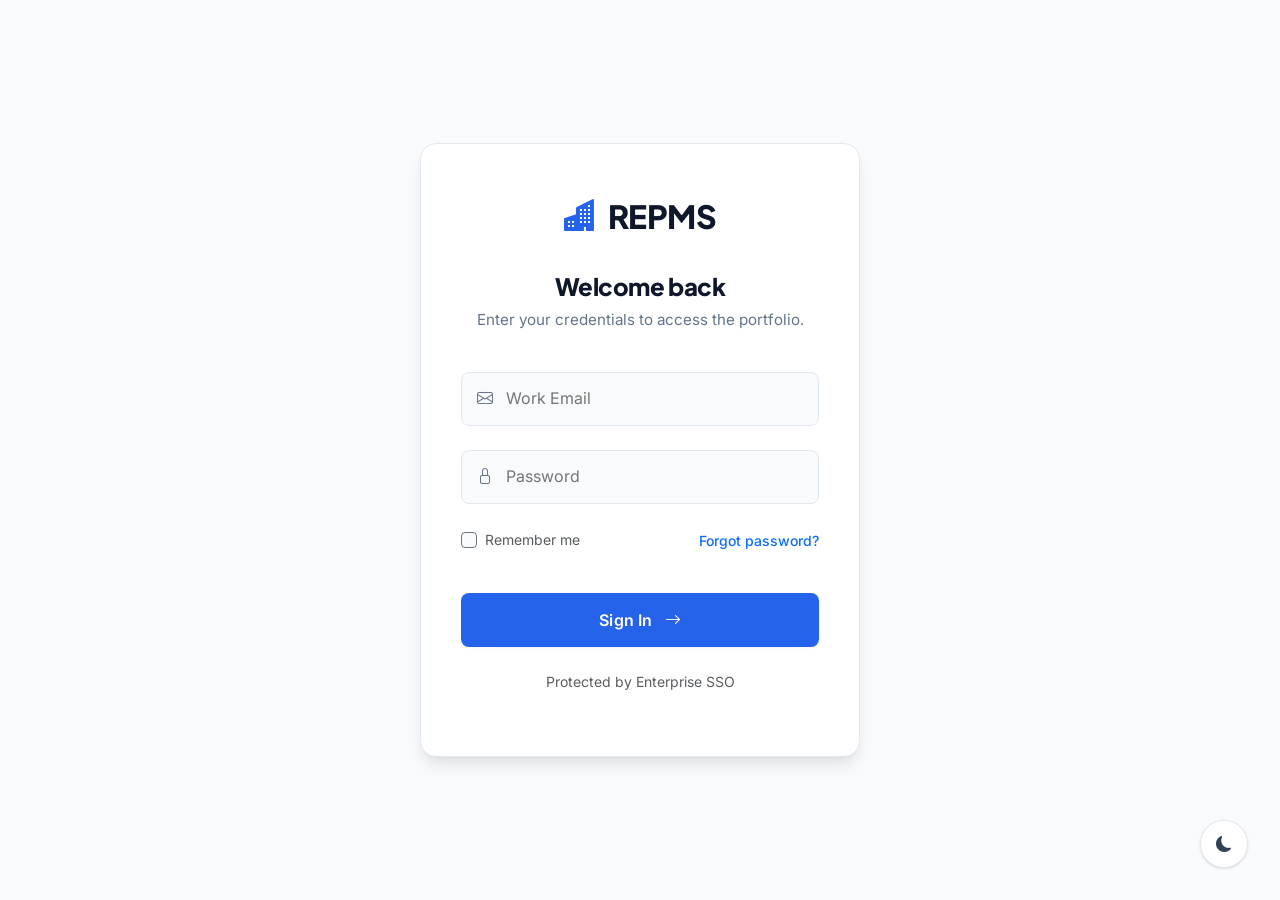
<file: index.html>
<!DOCTYPE html>
<html lang="en" data-bs-theme="light">
<head>
  <meta charset="UTF-8">
  <meta name="viewport" content="width=device-width, initial-scale=1.0">
  <title>REPMS — Executive Master Dashboard</title>
  <script src="./assets/js/store.js"></script>
  <link href="https://cdn.jsdelivr.net/npm/bootstrap@5.3.3/dist/css/bootstrap.min.css" rel="stylesheet">
  <link href="https://cdn.jsdelivr.net/npm/bootstrap-icons@1.11.3/font/bootstrap-icons.min.css" rel="stylesheet">
  <link rel="stylesheet" href="./assets/css/main.css">
</head>
<body class="rep-body">
  
  <nav id="appNav" class="navbar navbar-expand-lg rep-navbar sticky-top" data-page="dashboard" data-action="1"></nav>

  <!-- MAIN PAGE CONTENT -->
  <main class="app-main page-dashboard">
    
    <!-- 1. Executive Header -->
    <div class="d-flex flex-column flex-md-row justify-content-between align-items-md-center mb-4 gap-3">
      <div>
        <h1 class="rep-page-title">Executive Command Center</h1>
        <p class="rep-page-subtitle" id="dashSubtitle">Real-time telemetry across 4 flagship properties and 226 units</p>
      </div>
      <div class="d-flex gap-2">
        <button class="btn btn-outline-secondary btn-sm" id="exportReportBtn"><i class="bi bi-download me-1"></i> Export Report</button>
      </div>
    </div>

    <!-- 2. KPI Metric Cards Strip (5 Cards) -->
    <div class="row g-3 mb-4">
      <!-- Card 1: Total Portfolio Value -->
      <div class="col-xl col-md-4 col-sm-6">
        <div class="rep-card rep-card--kpi">
          <div class="rep-kpi__header">
            <span class="rep-kpi__label">Portfolio Value</span>
            <span class="text-primary"><i class="bi bi-buildings"></i></span>
          </div>
          <div class="rep-kpi__value font-mono" id="kpiPortfolioValue">$142.8M</div>
          <div class="rep-kpi__trend text-success"><i class="bi bi-arrow-up-right"></i> +4.2% YoY</div>
        </div>
      </div>
      <!-- Card 2: Occupancy Rate -->
      <div class="col-xl col-md-4 col-sm-6">
        <div class="rep-card rep-card--kpi">
          <div class="rep-kpi__header">
            <span class="rep-kpi__label">Occupancy Rate</span>
            <span class="text-success"><i class="bi bi-pie-chart"></i></span>
          </div>
          <div class="rep-kpi__value font-mono" id="kpiOccupancy">95.5%</div>
          <div class="rep-kpi__trend text-success"><i class="bi bi-arrow-up-right"></i> +1.1% vs Last Qtr</div>
        </div>
      </div>
      <!-- Card 3: Monthly Net Revenue -->
      <div class="col-xl col-md-4 col-sm-6">
        <div class="rep-card rep-card--kpi">
          <div class="rep-kpi__header">
            <span class="rep-kpi__label">Monthly Rev</span>
            <span class="text-info"><i class="bi bi-currency-dollar"></i></span>
          </div>
          <div class="rep-kpi__value font-mono" id="kpiMonthlyRev">$1.2M</div>
          <div class="rep-kpi__trend text-success"><i class="bi bi-arrow-up-right"></i> +2.5% MoM</div>
        </div>
      </div>
      <!-- Card 4: Net Operating Income (NOI) -->
      <div class="col-xl col-md-6 col-sm-6">
        <div class="rep-card rep-card--kpi">
          <div class="rep-kpi__header">
            <span class="rep-kpi__label">NOI (YTD)</span>
            <span class="text-warning"><i class="bi bi-graph-up-arrow"></i></span>
          </div>
          <div class="rep-kpi__value font-mono" id="kpiNoi">$8.4M</div>
          <div class="rep-kpi__trend text-success"><i class="bi bi-arrow-up-right"></i> +5.8% YoY</div>
        </div>
      </div>
      <!-- Card 5: Open Work Orders -->
      <div class="col-xl col-md-6 col-sm-12">
        <div class="rep-card rep-card--kpi">
          <div class="rep-kpi__header">
            <span class="rep-kpi__label">Open Issues</span>
            <span class="text-danger"><i class="bi bi-exclamation-triangle"></i></span>
          </div>
          <div class="rep-kpi__value font-mono" id="kpiOpenIssues">3</div>
          <div class="rep-kpi__trend text-danger"><i class="bi bi-arrow-up-right"></i> <span id="kpiOpenIssuesTrend">2 Critical</span></div>
        </div>
      </div>
    </div>

    <!-- 3. Primary Operations Row (Split 8 / 4) -->
    <div class="row g-4 mb-4">
      <!-- Left 8 Cols: Asset Class Distribution & Revenue Stream -->
      <div class="col-lg-8">
        <div class="rep-card p-4 mb-4">
          <div class="d-flex justify-content-between align-items-center mb-4">
            <h3 class="rep-card__title mb-0">Asset Class Occupancy</h3>
            <a href="pages/portfolio.html" class="btn btn-sm btn-link text-decoration-none text-muted">View Details <i class="bi bi-chevron-right"></i></a>
          </div>
          <div class="d-flex flex-column gap-3" id="assetOccupancyList"></div>
        </div>
        
        <div class="rep-card p-0 overflow-hidden">
          <div class="p-4 border-bottom" style="border-color: var(--color-border-card) !important;">
            <h3 class="rep-card__title mb-0">Recent Critical Activity</h3>
          </div>
          <div class="table-responsive">
            <table class="table table-hover mb-0 align-middle text-nowrap" style="--bs-table-bg: transparent; --bs-table-color: var(--color-text-main); --bs-table-hover-bg: var(--color-bg-surface-hover);">
              <thead style="--bs-table-bg: var(--color-bg-surface-secondary);">
                <tr class="text-muted small">
                  <th class="py-3 px-4 border-bottom-0 fw-medium">PROPERTY</th>
                  <th class="py-3 border-bottom-0 fw-medium">EVENT</th>
                  <th class="py-3 border-bottom-0 fw-medium">STATUS</th>
                  <th class="py-3 px-4 border-bottom-0 fw-medium text-end">TIME</th>
                </tr>
              </thead>
              <tbody id="recentActivityBody"></tbody>
            </table>
          </div>
        </div>
      </div>

      <!-- Right 4 Cols: Urgent Actions & Quick Access -->
      <div class="col-lg-4">
        <div class="rep-card p-4 mb-4" style="border-top: 3px solid var(--status-delinquent);">
          <h3 class="rep-card__title text-danger d-flex align-items-center gap-2 mb-4">
            <i class="bi bi-exclamation-octagon-fill"></i> Urgent Escalations
          </h3>
          <div class="d-flex flex-column gap-3" id="urgentEscalationsList"></div>
        </div>
        
        <div class="rep-card p-4">
          <h3 class="rep-card__title">Quick Navigators</h3>
          <div class="d-grid gap-2">
            <a href="dev3/financial.html" class="btn btn-outline-secondary text-start d-flex justify-content-between align-items-center py-2">
              <span class="fw-medium"><i class="bi bi-journal-text me-2 text-primary"></i> Master Rent Roll</span>
              <i class="bi bi-arrow-right text-muted"></i>
            </a>
            <a href="dev3/maintenance.html" class="btn btn-outline-secondary text-start d-flex justify-content-between align-items-center py-2">
              <span class="fw-medium"><i class="bi bi-tools me-2 text-info"></i> Work Order Board</span>
              <i class="bi bi-arrow-right text-muted"></i>
            </a>
            <a href="pages/leases.html" class="btn btn-outline-secondary text-start d-flex justify-content-between align-items-center py-2">
              <span class="fw-medium"><i class="bi bi-file-earmark-medical me-2 text-success"></i> Lease Agreements</span>
              <i class="bi bi-arrow-right text-muted"></i>
            </a>
          </div>
        </div>
      </div>
    </div>

  </main>
  
  <footer id="appFooter" class="rep-footer mt-auto"></footer>

  <!-- OFFCANVAS QUICK ACTION DRAWER -->
  <div class="offcanvas offcanvas-end rep-offcanvas" id="quickActionDrawer" tabindex="-1">
    <div class="offcanvas-header">
      <h5 class="offcanvas-title"><i class="bi bi-lightning-charge-fill text-warning me-2"></i> Quick Actions</h5>
      <button type="button" class="btn-close" data-bs-dismiss="offcanvas" aria-label="Close"></button>
    </div>
    <div class="offcanvas-body">
      <div class="list-group list-group-flush mb-4">
        <button class="list-group-item list-group-item-action bg-transparent py-3" data-quick-action="workOrder">
          <i class="bi bi-wrench-adjustable me-2 text-primary"></i> Create Work Order
        </button>
        <button class="list-group-item list-group-item-action bg-transparent py-3" data-quick-action="payment">
          <i class="bi bi-cash-stack me-2 text-success"></i> Log Manual Payment
        </button>
        <button class="list-group-item list-group-item-action bg-transparent py-3" data-quick-action="tenant">
          <i class="bi bi-person-plus me-2 text-info"></i> Add New Tenant
        </button>
        <button class="list-group-item list-group-item-action bg-transparent py-3" data-quick-action="notice">
          <i class="bi bi-file-earmark-pdf me-2 text-danger"></i> Generate Notice
        </button>
      </div>
      <div id="quickActionFormBox" class="d-none border-top pt-3">
        <h6 class="fw-bold mb-3" id="qaFormTitle">Quick Action</h6>
        <form id="quickActionForm" class="d-flex flex-column gap-3">
          <div>
            <label class="form-label small text-muted" for="qaPropertySelect">Property</label>
            <select id="qaPropertySelect" class="form-select form-select-sm"></select>
          </div>
          <div>
            <label class="form-label small text-muted" id="qaInputLabel" for="qaInputValue">Details</label>
            <input type="text" id="qaInputValue" class="form-control form-control-sm" required>
          </div>
          <button type="submit" id="qaSubmitBtn" class="btn btn-primary btn-sm">Submit</button>
        </form>
      </div>
    </div>
  </div>

  <!-- Bootstrap JS & Dev 1 Scripts -->
  <script src="https://cdn.jsdelivr.net/npm/bootstrap@5.3.3/dist/js/bootstrap.bundle.min.js"></script>
  <script src="./assets/js/shell.js"></script>
  <script src="./assets/js/dashboard.js"></script>
</body>
</html>
</file>
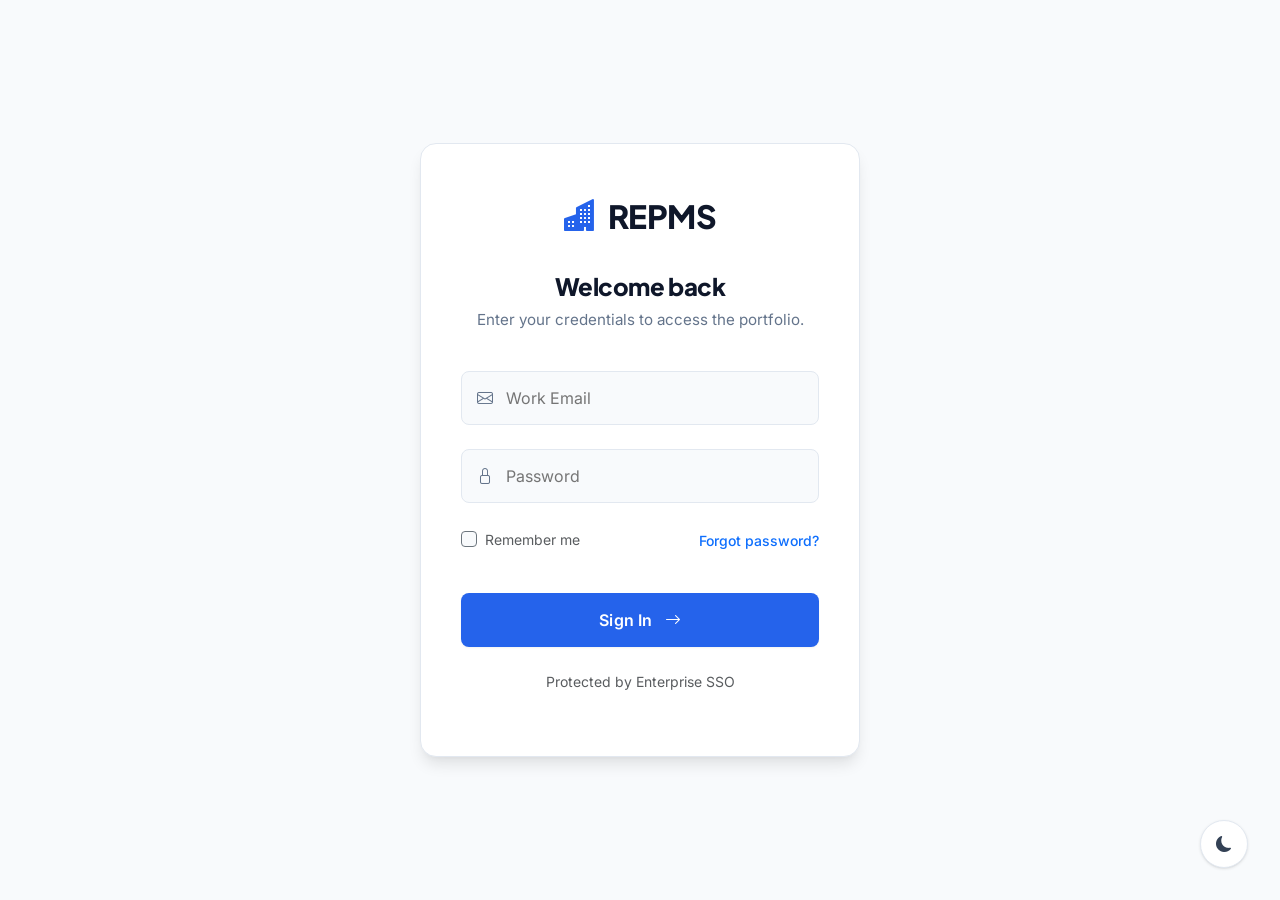
<file: login.html>
<!DOCTYPE html>
<html lang="en" data-bs-theme="light">
<head>
  <meta charset="UTF-8">
  <meta name="viewport" content="width=device-width, initial-scale=1.0">
  <title>REPMS — Enterprise Login</title>
  <link href="https://cdn.jsdelivr.net/npm/bootstrap@5.3.3/dist/css/bootstrap.min.css" rel="stylesheet">
  <link href="https://cdn.jsdelivr.net/npm/bootstrap-icons@1.11.3/font/bootstrap-icons.min.css" rel="stylesheet">
  <link rel="stylesheet" href="./assets/css/main.css">
  <style>
    /* Scoped Premium Login Styles using Theme Variables */
    .page-login {
      min-height: 100vh;
      display: flex;
      align-items: center;
      justify-content: center;
      background-color: var(--color-bg-canvas);
    }

    .login-card {
      width: 100%;
      max-width: 440px;
      padding: 3rem 2.5rem;
      background-color: var(--color-bg-surface);
      border: 1px solid var(--color-border-card);
      border-radius: 16px;
      box-shadow: var(--shadow-elevation-hover);
      animation: formEnter 0.6s cubic-bezier(0.16, 1, 0.3, 1) forwards;
      opacity: 0;
      transform: translateY(20px);
    }

    @keyframes formEnter {
      to {
        opacity: 1;
        transform: translateY(0);
      }
    }

    .login-brand {
      display: flex;
      align-items: center;
      justify-content: center;
      gap: 0.75rem;
      margin-bottom: 2rem;
      color: var(--color-brand-primary);
    }

    .login-brand i {
      font-size: 2rem;
    }

    .login-title {
      font-weight: 800;
      letter-spacing: -0.02em;
      text-align: center;
      margin-bottom: 0.5rem;
      color: var(--color-text-heading);
    }

    .login-subtitle {
      color: var(--color-text-muted);
      text-align: center;
      margin-bottom: 2.5rem;
      font-size: 0.95rem;
    }

    .premium-input-group {
      position: relative;
      margin-bottom: 1.5rem;
    }

    .premium-input-group i {
      position: absolute;
      left: 1rem;
      top: 50%;
      transform: translateY(-50%);
      color: var(--color-text-muted);
      transition: color 0.3s;
    }

    .premium-input {
      width: 100%;
      background-color: var(--color-bg-canvas);
      border: 1px solid var(--color-border-card);
      border-radius: 8px;
      padding: 0.875rem 1rem 0.875rem 2.75rem;
      color: var(--color-text-main);
      transition: all 0.2s ease;
    }

    .premium-input:focus {
      outline: none;
      border-color: var(--color-brand-primary);
      box-shadow: 0 0 0 3px rgba(37, 99, 235, 0.1);
    }

    .premium-input:focus + i {
      color: var(--color-brand-primary);
    }

    .login-btn {
      width: 100%;
      padding: 0.875rem;
      border-radius: 8px;
      font-weight: 600;
      letter-spacing: 0.01em;
      margin-top: 1rem;
    }

    .theme-toggle-fixed {
      position: fixed;
      bottom: 2rem;
      right: 2rem;
      width: 48px;
      height: 48px;
      border-radius: 50%;
      background-color: var(--color-bg-surface);
      border: 1px solid var(--color-border-card);
      color: var(--color-text-main);
      display: flex;
      align-items: center;
      justify-content: center;
      cursor: pointer;
      transition: all 0.2s;
      box-shadow: var(--shadow-elevation);
    }
    
    .theme-toggle-fixed:hover {
      background-color: var(--color-bg-surface-hover);
      color: var(--color-text-heading);
      transform: scale(1.05);
    }
  </style>
</head>
<body class="page-login">

  <div class="login-card">
    <div class="login-brand">
      <i class="bi bi-buildings-fill"></i>
      <h2 class="mb-0" style="font-family: var(--font-heading); font-weight: 800; letter-spacing: -0.02em;">REPMS</h2>
    </div>
    
    <h3 class="login-title h4">Welcome back</h3>
    <p class="login-subtitle">Enter your credentials to access the portfolio.</p>

    <form id="loginForm" action="index.html">
      <div class="premium-input-group">
        <input type="email" id="loginEmail" class="premium-input" placeholder="Work Email" required>
        <i class="bi bi-envelope"></i>
      </div>
      
      <div class="premium-input-group">
        <input type="password" id="loginPassword" class="premium-input" placeholder="Password" required>
        <i class="bi bi-lock"></i>
      </div>
      
      <div class="d-flex justify-content-between align-items-center mb-4">
        <div class="form-check">
          <input class="form-check-input border-secondary" type="checkbox" id="rememberMe">
          <label class="form-check-label text-muted small" for="rememberMe">
            Remember me
          </label>
        </div>
        <a href="#" class="text-primary small text-decoration-none fw-medium">Forgot password?</a>
      </div>

      <button type="submit" class="btn btn-primary login-btn">
        Sign In <i class="bi bi-arrow-right ms-2"></i>
      </button>
    </form>
    
    <div class="text-center mt-4">
      <p class="text-muted small">Protected by Enterprise SSO</p>
    </div>
  </div>

  <button class="theme-toggle-fixed theme-toggle-btn" id="themeToggleBtn" aria-label="Toggle theme">
    <i class="bi bi-moon-fill theme-icon" id="themeIcon"></i>
  </button>

  <script src="https://cdn.jsdelivr.net/npm/bootstrap@5.3.3/dist/js/bootstrap.bundle.min.js"></script>
  <script src="./assets/js/store.js"></script>
  <script src="./assets/js/shell.js"></script>
</body>
</html>
</file>
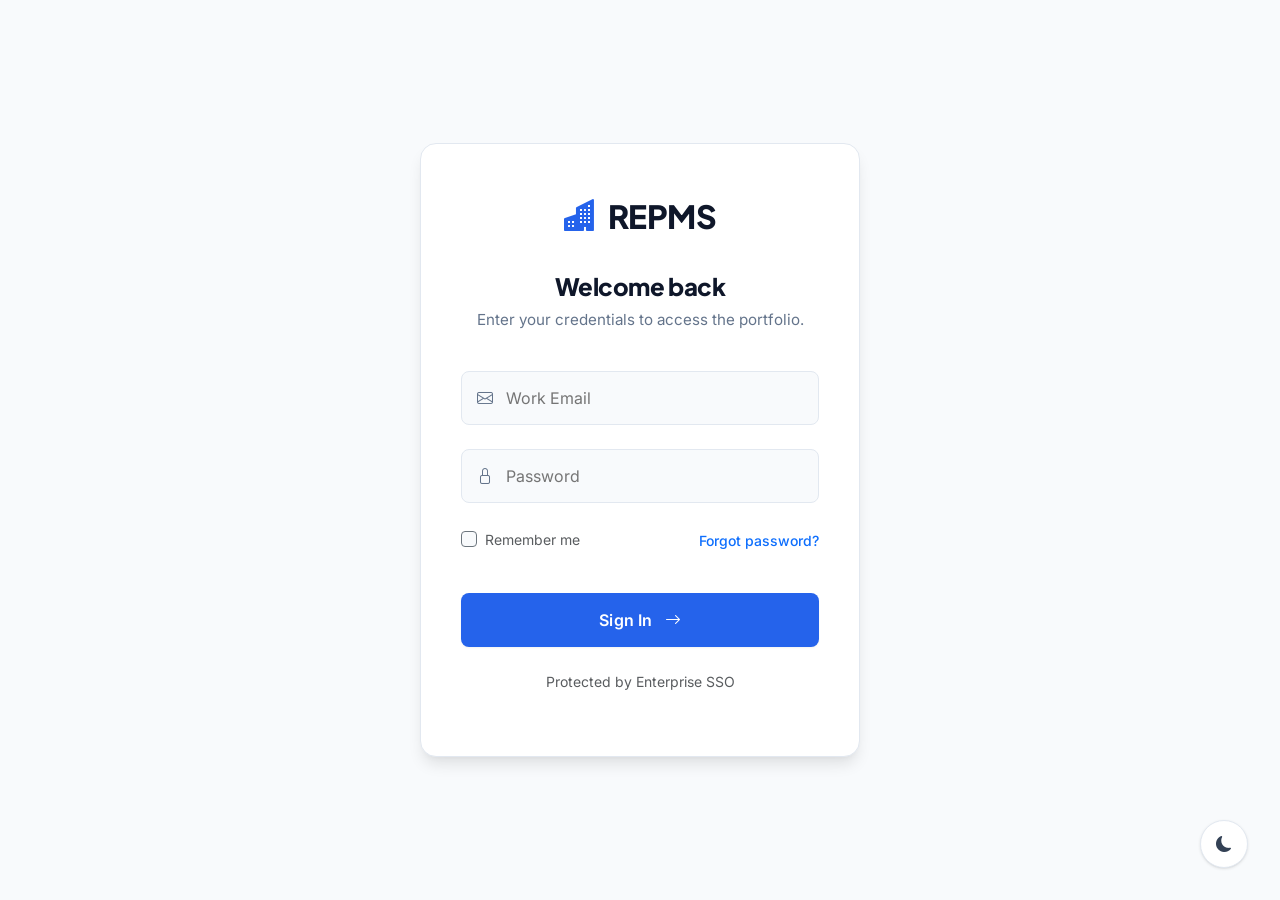
<file: dev3/financial.html>
<!DOCTYPE html>
<html lang="en" data-bs-theme="light">
<head>
  <meta charset="UTF-8">
  <meta name="viewport" content="width=device-width, initial-scale=1.0">
  <title>REPMS — Financial Overview</title>
  <script src="../assets/js/store.js"></script>
  <link href="https://cdn.jsdelivr.net/npm/bootstrap@5.3.3/dist/css/bootstrap.min.css" rel="stylesheet">
  <link href="https://cdn.jsdelivr.net/npm/bootstrap-icons@1.11.3/font/bootstrap-icons.min.css" rel="stylesheet">
  <link rel="stylesheet" href="../assets/css/main.css">
  <link rel="stylesheet" href="financial.css">
</head>
<body class="rep-body">
  <nav id="appNav" class="navbar navbar-expand-lg rep-navbar sticky-top" data-page="financials" data-action="1"></nav>

  <main class="app-main page-financial">
    <div class="page-heading">
      <div>
        <h1>Financial Overview</h1>
        <p>Track property revenue, expenses, rent collection and financial performance</p>
      </div>
      <button class="export-btn">⇩ Export Report</button>
    </div>

    <section class="cards">
      <div class="card"><div class="card-title">TOTAL REVENUE<span>↗</span></div><h2>—</h2><p class="positive">↗ +4.8% MoM</p></div>
      <div class="card"><div class="card-title">TOTAL EXPENSES<span>↘</span></div><h2>—</h2><p class="negative">↗ +2.1% MoM</p></div>
      <div class="card"><div class="card-title">NET OPERATING INCOME<span>$</span></div><h2>—</h2><p class="positive">↗ +5.6% YoY</p></div>
      <div class="card"><div class="card-title">RENT COLLECTION<span>✓</span></div><h2>—</h2><p class="positive"></p></div>
    </section>

    <section class="content-grid">
      <div class="panel">
        <div class="panel-header">
          <div><h2>Revenue Overview</h2><p>Monthly property revenue</p></div>
          <select><option>Last 6 Months</option><option>Last 12 Months</option></select>
        </div>
        <div class="chart">
          <div class="bars"></div>
          <div class="months"></div>
        </div>
      </div>

      <div class="panel">
        <div class="panel-header"><div><h2>Expense Breakdown</h2><p>Current month</p></div></div>
        <div class="expense">
          <div class="expense-row"><span>Property Maintenance</span><strong>$124K</strong></div>
          <div class="progress"><div style="width:72%"></div></div>
          <div class="expense-row"><span>Utilities</span><strong>$86K</strong></div>
          <div class="progress"><div style="width:52%"></div></div>
          <div class="expense-row"><span>Insurance</span><strong>$64K</strong></div>
          <div class="progress"><div style="width:39%"></div></div>
          <div class="expense-row"><span>Management</span><strong>$48K</strong></div>
          <div class="progress"><div style="width:30%"></div></div>
        </div>
      </div>
    </section>

    <section class="panel table-panel">
      <div class="panel-header">
        <div><h2>Rent Collection</h2><p>Recent payment activity across properties</p></div>
        <button class="view-btn">Unpaid Only →</button>
      </div>
      <table>
        <thead><tr><th>PROPERTY</th><th>TENANT</th><th>RENT</th><th>DUE DATE</th><th>STATUS</th></tr></thead>
        <tbody></tbody>
      </table>
    </section>
  </main>

  <footer id="appFooter" class="rep-footer mt-auto"></footer>

  <div class="offcanvas offcanvas-end rep-offcanvas" id="quickActionDrawer" tabindex="-1">
    <div class="offcanvas-header">
      <h5 class="offcanvas-title"><i class="bi bi-lightning-charge-fill text-warning me-2"></i> Quick Actions</h5>
      <button type="button" class="btn-close" data-bs-dismiss="offcanvas" aria-label="Close"></button>
    </div>
    <div class="offcanvas-body">
      <div class="list-group list-group-flush mb-4">
        <a href="maintenance.html" class="list-group-item list-group-item-action bg-transparent py-3"><i class="bi bi-wrench-adjustable me-2 text-primary"></i> Create Work Order</a>
        <a href="../index.html" class="list-group-item list-group-item-action bg-transparent py-3"><i class="bi bi-cash-stack me-2 text-success"></i> Log Manual Payment</a>
        <a href="../pages/tenants.html" class="list-group-item list-group-item-action bg-transparent py-3"><i class="bi bi-person-plus me-2 text-info"></i> Add New Tenant</a>
        <a href="../pages/leases.html" class="list-group-item list-group-item-action bg-transparent py-3"><i class="bi bi-file-earmark-pdf me-2 text-danger"></i> Lease Agreements</a>
      </div>
    </div>
  </div>

  <script src="https://cdn.jsdelivr.net/npm/bootstrap@5.3.3/dist/js/bootstrap.bundle.min.js"></script>
  <script src="../assets/js/shell.js"></script>
  <script src="../assets/js/financials.js"></script>
</body>
</html>
</file>
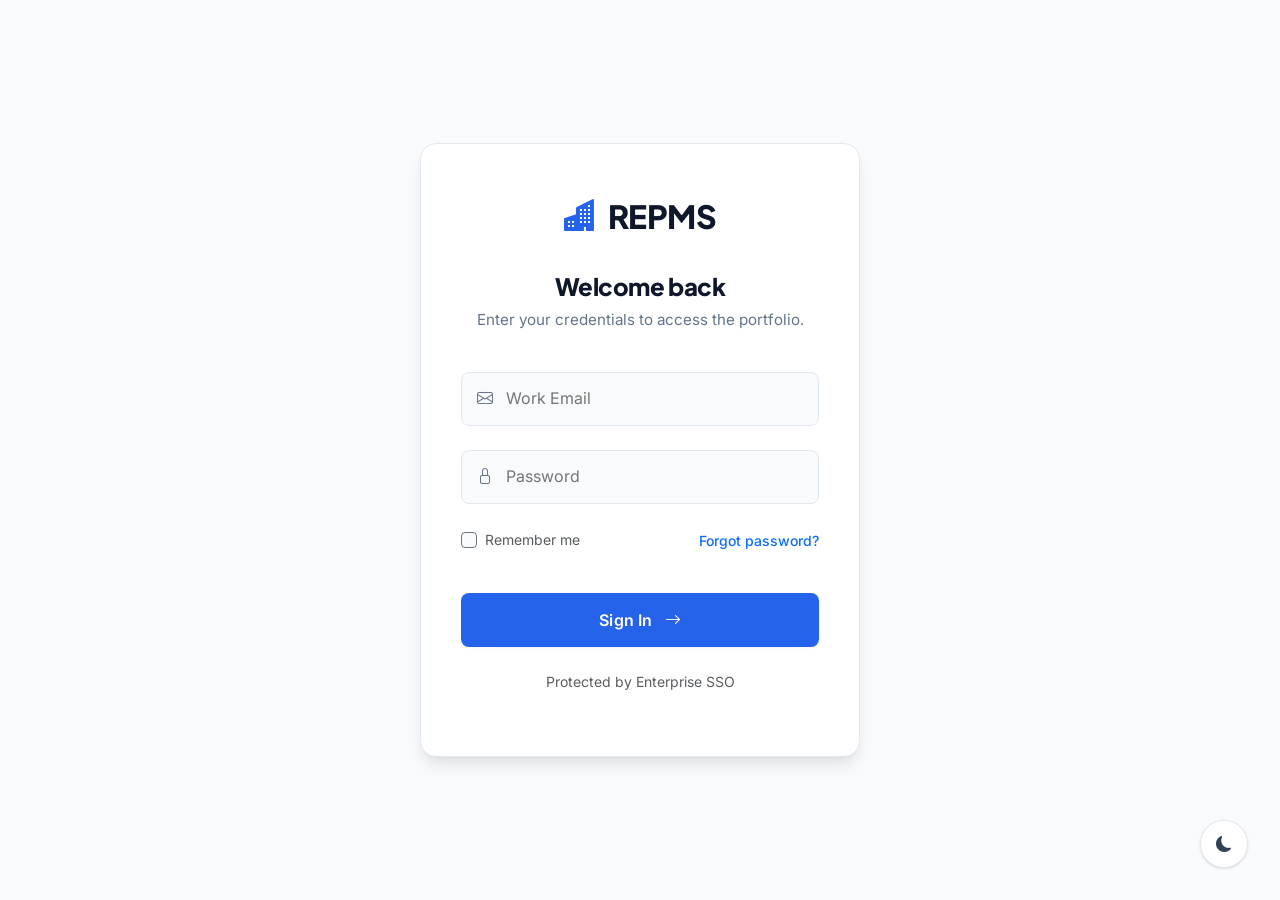
<file: dev3/maintenance.html>
<!DOCTYPE html>
<html lang="en" data-bs-theme="light">
<head>
  <meta charset="UTF-8">
  <meta name="viewport" content="width=device-width, initial-scale=1.0">
  <title>REPMS — Maintenance</title>
  <script src="../assets/js/store.js"></script>
  <link href="https://cdn.jsdelivr.net/npm/bootstrap@5.3.3/dist/css/bootstrap.min.css" rel="stylesheet">
  <link href="https://cdn.jsdelivr.net/npm/bootstrap-icons@1.11.3/font/bootstrap-icons.min.css" rel="stylesheet">
  <link rel="stylesheet" href="../assets/css/main.css">
  <link rel="stylesheet" href="maintenance.css">
</head>
<body class="rep-body">
  <nav id="appNav" class="navbar navbar-expand-lg rep-navbar sticky-top" data-page="maintenance" data-action="1"></nav>

  <main class="app-main page-maintenance">
    <div class="page-heading">
      <div><h1>Maintenance</h1><p>Track work orders, property issues and maintenance activities</p></div>
      <button class="add-btn">+ Create Work Order</button>
    </div>

    <section class="cards">
      <div class="card"><div class="card-title">OPEN WORK ORDERS<span>⚒</span></div><h2>0</h2><p class="warning">Requires attention</p></div>
      <div class="card"><div class="card-title">IN PROGRESS<span>↻</span></div><h2>0</h2><p class="info">Active work orders</p></div>
      <div class="card"><div class="card-title">COMPLETED THIS MONTH<span>✓</span></div><h2>0</h2><p class="positive">Resolved tickets</p></div>
      <div class="card"><div class="card-title">MAINTENANCE COST<span>$</span></div><h2>$0</h2><p class="neutral">Estimated total</p></div>
    </section>

    <section class="filter-panel">
      <div class="search-box">🔍<input type="text" placeholder="Search work orders, property or unit..."></div>
      <select><option>All Properties</option></select>
      <select><option>All Priorities</option><option>Critical</option><option>High</option><option>Medium</option><option>Low</option></select>
      <select><option>All Statuses</option><option>Open</option><option>In Progress</option><option>Completed</option></select>
    </section>

    <section class="panel">
      <div class="panel-header">
        <div><h2>Work Orders</h2><p>Recent maintenance requests and service activities</p></div>
        <button class="view-btn">View All →</button>
      </div>
      <table>
        <thead><tr><th>WORK ORDER</th><th>PROPERTY & UNIT</th><th>ISSUE</th><th>PRIORITY</th><th>ASSIGNED TO</th><th>STATUS</th><th>ACTIONS</th></tr></thead>
        <tbody></tbody>
      </table>
    </section>

    <section class="bottom-grid">
      <div class="panel">
        <div class="panel-header"><div><h2>Upcoming Maintenance</h2><p>Scheduled activities</p></div></div>
        <div class="schedule">
          <div class="schedule-item"><div class="date"><strong>22</strong><span>SEP</span></div><div><strong>HVAC Preventive Service</strong><p>Skyline Tower · Floors 8–12</p></div></div>
          <div class="schedule-item"><div class="date"><strong>24</strong><span>SEP</span></div><div><strong>Fire Safety Inspection</strong><p>Oakwood Residences</p></div></div>
          <div class="schedule-item"><div class="date"><strong>27</strong><span>SEP</span></div><div><strong>Elevator Maintenance</strong><p>Harborview Condos</p></div></div>
        </div>
      </div>

      <div class="panel">
        <div class="panel-header"><div><h2>Maintenance Summary</h2><p>Current month</p></div></div>
        <div class="summary-row"><span>Preventive Maintenance</span><strong>42%</strong></div>
        <div class="summary-row"><span>Emergency Repairs</span><strong>24%</strong></div>
        <div class="summary-row"><span>General Requests</span><strong>34%</strong></div>
      </div>
    </section>
  </main>

  <footer id="appFooter" class="rep-footer mt-auto"></footer>

  <div class="offcanvas offcanvas-end rep-offcanvas" id="quickActionDrawer" tabindex="-1">
    <div class="offcanvas-header">
      <h5 class="offcanvas-title"><i class="bi bi-lightning-charge-fill text-warning me-2"></i> Quick Actions</h5>
      <button type="button" class="btn-close" data-bs-dismiss="offcanvas" aria-label="Close"></button>
    </div>
    <div class="offcanvas-body">
      <div class="list-group list-group-flush mb-4">
        <button class="list-group-item list-group-item-action bg-transparent py-3" data-bs-dismiss="offcanvas" data-bs-toggle="modal" data-bs-target="#createWorkOrderModal"><i class="bi bi-wrench-adjustable me-2 text-primary"></i> Create Work Order</button>
        <a href="financial.html" class="list-group-item list-group-item-action bg-transparent py-3"><i class="bi bi-cash-stack me-2 text-success"></i> Rent Collection</a>
        <a href="../pages/tenants.html" class="list-group-item list-group-item-action bg-transparent py-3"><i class="bi bi-person-plus me-2 text-info"></i> Add New Tenant</a>
        <a href="../index.html" class="list-group-item list-group-item-action bg-transparent py-3"><i class="bi bi-speedometer2 me-2 text-danger"></i> Executive Dashboard</a>
      </div>
    </div>
  </div>

  <div class="modal fade" id="createWorkOrderModal" tabindex="-1" aria-labelledby="createWorkOrderModalLabel" aria-hidden="true">
    <div class="modal-dialog modal-dialog-centered">
      <form class="modal-content" id="createWorkOrderForm">
        <div class="modal-header">
          <h5 class="modal-title" id="createWorkOrderModalLabel">Create Work Order</h5>
          <button type="button" class="btn-close" data-bs-dismiss="modal" aria-label="Close"></button>
        </div>
        <div class="modal-body row g-3">
          <div class="col-md-6"><label class="form-label" for="woProperty">Property</label><select class="form-select" id="woProperty" name="property" required></select></div>
          <div class="col-md-6"><label class="form-label" for="woUnit">Unit</label><input class="form-control" id="woUnit" name="unit" required placeholder="Unit 402"></div>
          <div class="col-12"><label class="form-label" for="woIssue">Issue</label><input class="form-control" id="woIssue" name="issue" required placeholder="Describe the issue"></div>
          <div class="col-md-6"><label class="form-label" for="woPriority">Priority</label><select class="form-select" id="woPriority" name="priority"><option>Critical</option><option selected>High</option><option>Medium</option><option>Low</option></select></div>
          <div class="col-md-6"><label class="form-label" for="woAssigned">Assigned to</label><input class="form-control" id="woAssigned" name="assignedTo" placeholder="Vendor or team"></div>
        </div>
        <div class="modal-footer">
          <button type="button" class="btn btn-outline-secondary" data-bs-dismiss="modal">Cancel</button>
          <button type="submit" class="btn btn-primary">Create Work Order</button>
        </div>
      </form>
    </div>
  </div>

  <script src="https://cdn.jsdelivr.net/npm/bootstrap@5.3.3/dist/js/bootstrap.bundle.min.js"></script>
  <script src="../assets/js/shell.js"></script>
  <script src="../assets/js/maintenance.js"></script>
</body>
</html>
</file>
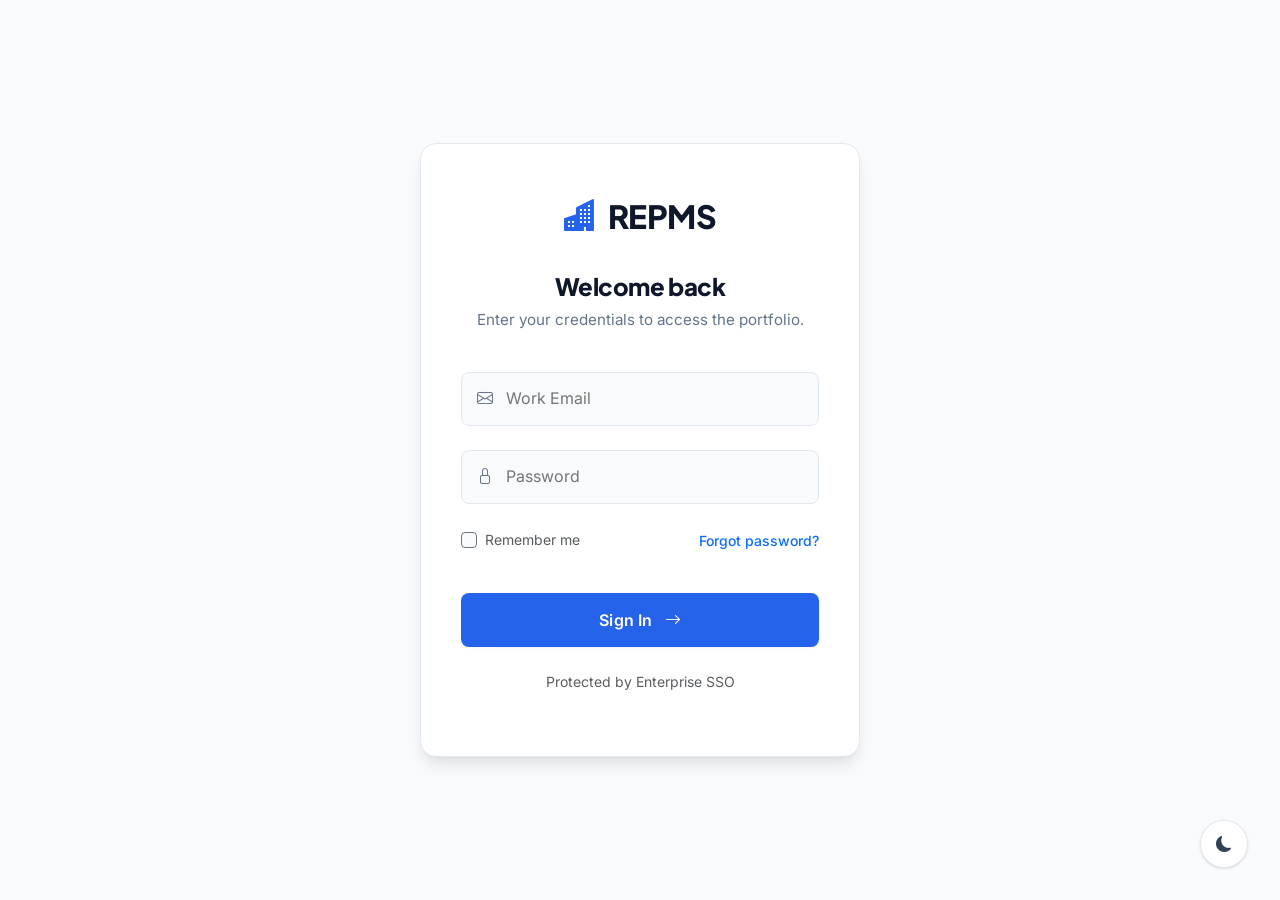
<file: pages/analytics.html>
<!DOCTYPE html>
<html lang="en" data-bs-theme="light">
<head>
  <meta charset="UTF-8">
  <meta name="viewport" content="width=device-width, initial-scale=1.0">
  <title>REPMS — ESG Sustainability & Asset Yield Analytics</title>
  <script src="../assets/js/store.js"></script>
  <link href="https://cdn.jsdelivr.net/npm/bootstrap@5.3.3/dist/css/bootstrap.min.css" rel="stylesheet">
  <link href="https://cdn.jsdelivr.net/npm/bootstrap-icons@1.11.3/font/bootstrap-icons.min.css" rel="stylesheet">
  <link rel="stylesheet" href="../assets/css/main.css">
</head>
<body class="rep-body">
  
  <!-- TOP NAVBAR -->
  <nav class="navbar navbar-expand-lg rep-navbar sticky-top">
    <div class="container-fluid px-4">
      <!-- Brand -->
      <a class="navbar-brand d-flex align-items-center gap-2 fw-bold" href="../index.html">
        <i class="bi bi-buildings-fill text-primary"></i> REPMS
      </a>
      
      <!-- Mobile Toggles -->
      <div class="d-flex align-items-center gap-3 d-lg-none">
        <button class="btn btn-link text-muted p-0 border-0 theme-toggle-btn" aria-label="Toggle theme">
          <i class="bi bi-moon-fill fs-5 theme-icon"></i>
        </button>
        <button class="navbar-toggler border-0 p-0 text-muted" type="button" data-bs-toggle="collapse" data-bs-target="#topNavbar">
          <i class="bi bi-list fs-2"></i>
        </button>
      </div>

      <!-- Collapsible Content -->
      <div class="collapse navbar-collapse" id="topNavbar">
        <ul class="navbar-nav me-auto mb-2 mb-lg-0 gap-1 mt-3 mt-lg-0">
          <li class="nav-item"><a class="nav-link" href="../index.html"><i class="bi bi-speedometer2 me-1 d-none d-lg-inline"></i> Dashboard</a></li>
          <li class="nav-item"><a class="nav-link" href="portfolio.html"><i class="bi bi-building me-1 d-none d-lg-inline"></i> Portfolio</a></li>
          <li class="nav-item"><a class="nav-link" href="tenants.html"><i class="bi bi-people me-1 d-none d-lg-inline"></i> Tenants</a></li>
          <li class="nav-item"><a class="nav-link" href="leases.html"><i class="bi bi-file-earmark-text me-1 d-none d-lg-inline"></i> Leases</a></li>
          <li class="nav-item"><a class="nav-link" href="../dev3/financial.html"><i class="bi bi-cash-coin me-1 d-none d-lg-inline"></i> Financials</a></li>
          <li class="nav-item"><a class="nav-link" href="../dev3/maintenance.html"><i class="bi bi-tools me-1 d-none d-lg-inline"></i> Maintenance</a></li>
          <li class="nav-item"><a class="nav-link" href="leasing.html"><i class="bi bi-key me-1 d-none d-lg-inline"></i> Leasing</a></li>
          <li class="nav-item"><a class="nav-link active" href="analytics.html"><i class="bi bi-graph-up-arrow me-1 d-none d-lg-inline"></i> Analytics</a></li>
        </ul>

        <!-- Right Side Utilities -->
        <div class="d-flex flex-column flex-lg-row align-items-lg-center gap-3 mt-3 mt-lg-0">
          <!-- Search Box -->
          <div class="d-flex align-items-center rounded px-3 py-1 search-wrapper">
            <i class="bi bi-search text-muted me-2"></i>
            <input type="text" class="bg-transparent border-0 w-100" placeholder="Search analytics & ESG metrics..." style="outline: none; font-size: 0.875rem; color: var(--color-text-main);">
            <kbd class="d-none d-md-block search-kbd">Ctrl K</kbd>
          </div>

          <!-- Desktop Theme & Notifications -->
          <div class="d-none d-lg-flex align-items-center gap-3">
            <button class="btn btn-link text-muted p-0 border-0 theme-toggle-btn" aria-label="Toggle theme">
              <i class="bi bi-moon-fill fs-5 theme-icon"></i>
            </button>
            <div class="position-relative cursor-pointer text-muted">
              <i class="bi bi-bell fs-5"></i>
              <span class="position-absolute top-0 start-100 translate-middle badge rounded-pill bg-danger" style="font-size: 0.55rem;">2</span>
            </div>
          </div>

          <!-- User Dropdown -->
          <div class="dropdown">
            <button class="btn btn-link text-decoration-none p-0 d-flex align-items-center gap-2 w-100" type="button" data-bs-toggle="dropdown">
              <img src="https://i.pravatar.cc/32?img=47" alt="User" class="rounded-circle" width="32" height="32">
              <div class="text-start d-lg-none">
                <div class="fw-bold lh-1 user-name-label" style="font-size: 0.9rem; color: var(--color-text-heading);"></div>
                <div class="text-muted user-role-label" style="font-size: 0.75rem;"></div>
              </div>
            </button>
            <ul class="dropdown-menu dropdown-menu-lg-end shadow-sm border mt-2 mt-lg-3" style="border-color: var(--color-border-card) !important; background-color: var(--color-bg-surface);">
              <li><div class="dropdown-item-text fw-bold d-none d-lg-block user-name-label"></div></li>
              <li><div class="dropdown-item-text text-muted small d-none d-lg-block mb-2 user-role-label"></div></li>
              <li><a class="dropdown-item" href="#">Profile Settings</a></li>
              <li><a class="dropdown-item" href="#">Manage Access</a></li>
              <li><hr class="dropdown-divider border-secondary"></li>
              <li><a class="dropdown-item text-danger" href="../login.html">Sign Out</a></li>
            </ul>
          </div>

          <!-- Quick Action -->
          <button class="btn btn-primary btn-sm ms-lg-2 mt-2 mt-lg-0" onclick="alert('Exporting ESG Audit & Asset Yield PDF Report...')">
            <i class="bi bi-file-earmark-pdf me-1"></i> Export ESG Audit
          </button>
        </div>
      </div>
    </div>
  </nav>

  <!-- MAIN PAGE CONTENT -->
  <main class="app-main page-analytics px-4 py-4">
    
    <!-- 1. Executive Header -->
    <div class="d-flex flex-column flex-md-row justify-content-between align-items-md-center mb-4 gap-3">
      <div>
        <h1 class="rep-page-title mb-1" style="font-family: 'Plus Jakarta Sans', sans-serif; font-weight: 800; font-size: 1.75rem;">ESG Sustainability & Asset Yield Analytics</h1>
        <p class="rep-page-subtitle text-muted mb-0" style="font-size: 0.9rem;">Portfolio environmental compliance telemetry, Energy Star ratings, and yield cap rate breakdown.</p>
      </div>
      <div class="d-flex gap-2">
        <button class="btn btn-outline-secondary btn-sm" onclick="alert('Syncing live Energy Star API benchmarks...')">
          <i class="bi bi-arrow-repeat me-1"></i> Sync Benchmarks
        </button>
        <button class="btn btn-success btn-sm" onclick="alert('Generating LEED Compliance Audit Report...')">
          <i class="bi bi-patch-check me-1"></i> Audit Compliance
        </button>
      </div>
    </div>

    <!-- 2. KPI Metric Strip -->
    <div class="row g-3 mb-4">
      <div class="col-12 col-sm-6 col-xl-3">
        <div class="rep-metric-card">
          <div class="d-flex justify-content-between align-items-center mb-2">
            <span class="text-muted small fw-medium">Portfolio Cap Rate</span>
            <span class="badge bg-success-subtle text-success border border-success-subtle rounded-pill">+0.45% YoY</span>
          </div>
          <div class="rep-metric-val">6.85%</div>
          <div class="text-muted small mt-1"><i class="bi bi-graph-up me-1"></i> Outperforming Regional Index</div>
        </div>
      </div>

      <div class="col-12 col-sm-6 col-xl-3">
        <div class="rep-metric-card">
          <div class="d-flex justify-content-between align-items-center mb-2">
            <span class="text-muted small fw-medium">Avg. Yield / SqFt</span>
            <span class="badge bg-info-subtle text-info border border-info-subtle rounded-pill">Top 5% Market</span>
          </div>
          <div class="rep-metric-val">$42.50<span class="fs-6 font-normal">/sqft</span></div>
          <div class="text-muted small mt-1"><i class="bi bi-currency-dollar me-1"></i> +$3.20 vs. 2025 Benchmark</div>
        </div>
      </div>

      <div class="col-12 col-sm-6 col-xl-3">
        <div class="rep-metric-card">
          <div class="d-flex justify-content-between align-items-center mb-2">
            <span class="text-muted small fw-medium">ESG Energy Star Score</span>
            <span class="badge bg-success-subtle text-success border border-success-subtle rounded-pill">LEED Platinum Avg</span>
          </div>
          <div class="rep-metric-val">88<span class="fs-6 font-normal"> / 100</span></div>
          <div class="text-muted small mt-1">
            <div class="progress mt-2" style="height: 6px; background-color: rgba(255,255,255,0.08);">
              <div class="progress-bar bg-success" role="progressbar" style="width: 88%;"></div>
            </div>
          </div>
        </div>
      </div>

      <div class="col-12 col-sm-6 col-xl-3">
        <div class="rep-metric-card">
          <div class="d-flex justify-content-between align-items-center mb-2">
            <span class="text-muted small fw-medium">Carbon Reduction</span>
            <span class="badge bg-emerald-subtle text-success border border-success-subtle rounded-pill">2026 Target Met</span>
          </div>
          <div class="rep-metric-val">-340 MT</div>
          <div class="text-muted small mt-1"><i class="bi bi-tree me-1"></i> Equivalent to 15,200 trees</div>
        </div>
      </div>
    </div>

    <!-- 3. Asset Yield Comparison & Cap Rate Analysis -->
    <div class="row g-4 mb-5">
      
      <!-- Left Column: Asset Class Cap Rate Comparison -->
      <div class="col-12 col-lg-7">
        <div class="card bg-surface border-card h-100 p-4" style="background-color: var(--color-bg-surface); border: 1px solid var(--color-border-card); border-radius: 0.75rem;">
          <div class="d-flex justify-content-between align-items-center mb-4">
            <div>
              <h5 class="fw-bold mb-0 text-heading"><i class="bi bi-pie-chart-fill text-primary me-2"></i> Asset Class Cap Rate & Yield Performance</h5>
              <p class="text-muted small mb-0">Comparative annual NOI yield breakdown across property sectors.</p>
            </div>
            <span class="badge bg-outline-secondary">Q3 2026 Benchmark</span>
          </div>

          <div class="yield-row">
            <div class="yield-label">Class-A Office</div>
            <div class="yield-track">
              <div class="yield-fill" style="width: 78.2%;"></div>
            </div>
            <div class="yield-value">7.82%</div>
          </div>

          <div class="yield-row">
            <div class="yield-label">Logistics Parks</div>
            <div class="yield-track">
              <div class="yield-fill" style="width: 71.5%; background: linear-gradient(90deg, #059669, #10b981);"></div>
            </div>
            <div class="yield-value">7.15%</div>
          </div>

          <div class="yield-row">
            <div class="yield-label">Retail Strip Centers</div>
            <div class="yield-track">
              <div class="yield-fill" style="width: 64.0%; background: linear-gradient(90deg, #d97706, #f59e0b);"></div>
            </div>
            <div class="yield-value">6.40%</div>
          </div>

          <div class="yield-row mb-4">
            <div class="yield-label">Multi-Family Resi</div>
            <div class="yield-track">
              <div class="yield-fill" style="width: 59.5%; background: linear-gradient(90deg, #7c3aed, #a855f7);"></div>
            </div>
            <div class="yield-value">5.95%</div>
          </div>

          <div class="p-3 rounded bg-dark border border-secondary border-opacity-25 mt-auto">
            <div class="d-flex align-items-center gap-3">
              <i class="bi bi-lightning-charge-fill text-warning fs-3"></i>
              <div>
                <div class="fw-bold small text-heading">Yield Optimization Recommendation</div>
                <div class="text-muted small">Converting underutilized Class-A office amenity floors into flex-coworking spaces increases projected Cap Rate by +0.82%.</div>
              </div>
            </div>
          </div>
        </div>
      </div>

      <!-- Right Column: Environmental Energy Grid Breakdown -->
      <div class="col-12 col-lg-5">
        <div class="card bg-surface border-card h-100 p-4" style="background-color: var(--color-bg-surface); border: 1px solid var(--color-border-card); border-radius: 0.75rem;">
          <h5 class="fw-bold mb-1 text-heading"><i class="bi bi-brightness-high-fill text-warning me-2"></i> Solar vs. Grid Energy Mix</h5>
          <p class="text-muted small mb-4">Real-time solar rooftop generation telemetry.</p>

          <div class="mb-4 text-center">
            <div class="fs-1 fw-bold font-monospace text-success mb-1">64.2%</div>
            <div class="text-muted small">Clean Solar Energy Off-Grid Autonomy</div>
          </div>

          <div class="mb-3">
            <div class="d-flex justify-content-between small text-muted mb-1">
              <span>Rooftop Solar Array Generation</span>
              <span class="text-success fw-bold">1.82 MW</span>
            </div>
            <div class="rep-progress rep-progress--lg">
              <div class="rep-progress-bar rep-progress-bar--emerald" style="width: 64%;"></div>
            </div>
          </div>

          <div class="mb-3">
            <div class="d-flex justify-content-between small text-muted mb-1">
              <span>Municipal Electric Grid Load</span>
              <span class="text-warning fw-bold">1.02 MW</span>
            </div>
            <div class="rep-progress rep-progress--lg">
              <div class="rep-progress-bar rep-progress-bar--warning" style="width: 36%;"></div>
            </div>
          </div>

          <div class="mb-3">
            <div class="d-flex justify-content-between small text-muted mb-1">
              <span>EV Charging Station Draw</span>
              <span class="text-primary fw-bold">240 kW</span>
            </div>
            <div class="rep-progress rep-progress--lg">
              <div class="rep-progress-bar" style="width: 20%;"></div>
            </div>
          </div>

          <div class="d-flex justify-content-between align-items-center pt-3 border-top border-secondary border-opacity-25 mt-auto">
            <span class="text-muted small"><i class="bi bi-shield-check text-success me-1"></i> Battery Storage Active</span>
            <span class="badge bg-success-subtle text-success">98.4% Efficiency</span>
          </div>
        </div>
      </div>

    </div>

    <!-- 4. Executive ESG Property Scorecards Section -->
    <div class="mb-5">
      <div class="d-flex justify-content-between align-items-center mb-3">
        <div>
          <h4 class="fw-bold mb-0 text-heading"><i class="bi bi-award-fill text-warning me-2"></i> Executive ESG Property Scorecards</h4>
          <p class="text-muted small mb-0">Certified Energy Star ratings, LEED status, and waste management audits.</p>
        </div>
        <button class="btn btn-sm btn-outline-secondary" onclick="alert('Downloading raw CSV ESG telemetry...')">
          <i class="bi bi-download me-1"></i> Download CSV
        </button>
      </div>

      <div class="row g-4">
        
        <!-- Scorecard 1 -->
        <div class="col-12 col-md-4">
          <div class="esg-property-card">
            <div class="d-flex justify-content-between align-items-start mb-3">
              <div>
                <h6 class="fw-bold text-heading mb-0">Grand Horizon Tower</h6>
                <span class="text-muted small">Class-A Commercial Office</span>
              </div>
              <span class="leed-badge leed-badge--platinum">LEED Platinum</span>
            </div>

            <div class="d-flex align-items-center justify-content-center py-2 mb-3">
              <div class="rep-gauge-ring">
                <svg>
                  <circle class="bg-circle" cx="50" cy="50" r="40"></circle>
                  <circle class="meter-circle" cx="50" cy="50" r="40" style="stroke-dashoffset: 15; stroke: #10b981;"></circle>
                </svg>
                <div class="rep-gauge-val">94</div>
              </div>
            </div>

            <div class="space-y-2 border-top border-secondary border-opacity-25 pt-3">
              <div class="d-flex justify-content-between small text-muted mb-2">
                <span><i class="bi bi-sun me-1 text-warning"></i> Solar Offset</span>
                <span class="text-heading fw-bold">42% Grid Offset</span>
              </div>
              <div class="d-flex justify-content-between small text-muted mb-2">
                <span><i class="bi bi-ev-station me-1 text-info"></i> EV Charging</span>
                <span class="text-heading fw-bold">16 Stalls Active</span>
              </div>
              <div class="d-flex justify-content-between small text-muted">
                <span><i class="bi bi-trash3 me-1 text-success"></i> Waste Diversion</span>
                <span class="text-heading fw-bold">91.4% Recycled</span>
              </div>
            </div>
          </div>
        </div>

        <!-- Scorecard 2 -->
        <div class="col-12 col-md-4">
          <div class="esg-property-card">
            <div class="d-flex justify-content-between align-items-start mb-3">
              <div>
                <h6 class="fw-bold text-heading mb-0">Apex Logistics Hub</h6>
                <span class="text-muted small">Industrial Logistics Park</span>
              </div>
              <span class="leed-badge leed-badge--gold">LEED Gold</span>
            </div>

            <div class="d-flex align-items-center justify-content-center py-2 mb-3">
              <div class="rep-gauge-ring">
                <svg>
                  <circle class="bg-circle" cx="50" cy="50" r="40"></circle>
                  <circle class="meter-circle" cx="50" cy="50" r="40" style="stroke-dashoffset: 22; stroke: #3b82f6;"></circle>
                </svg>
                <div class="rep-gauge-val">91</div>
              </div>
            </div>

            <div class="space-y-2 border-top border-secondary border-opacity-25 pt-3">
              <div class="d-flex justify-content-between small text-muted mb-2">
                <span><i class="bi bi-sun me-1 text-warning"></i> Solar Offset</span>
                <span class="text-heading fw-bold">68% Grid Offset</span>
              </div>
              <div class="d-flex justify-content-between small text-muted mb-2">
                <span><i class="bi bi-droplet me-1 text-primary"></i> Rain Harvesting</span>
                <span class="text-heading fw-bold">100% Irrigation</span>
              </div>
              <div class="d-flex justify-content-between small text-muted">
                <span><i class="bi bi-trash3 me-1 text-success"></i> Waste Diversion</span>
                <span class="text-heading fw-bold">88.2% Recycled</span>
              </div>
            </div>
          </div>
        </div>

        <!-- Scorecard 3 -->
        <div class="col-12 col-md-4">
          <div class="esg-property-card">
            <div class="d-flex justify-content-between align-items-start mb-3">
              <div>
                <h6 class="fw-bold text-heading mb-0">Riverside Retail Plaza</h6>
                <span class="text-muted small">Retail Strip Center</span>
              </div>
              <span class="leed-badge leed-badge--silver">LEED Silver</span>
            </div>

            <div class="d-flex align-items-center justify-content-center py-2 mb-3">
              <div class="rep-gauge-ring">
                <svg>
                  <circle class="bg-circle" cx="50" cy="50" r="40"></circle>
                  <circle class="meter-circle" cx="50" cy="50" r="40" style="stroke-dashoffset: 45; stroke: #f59e0b;"></circle>
                </svg>
                <div class="rep-gauge-val">82</div>
              </div>
            </div>

            <div class="space-y-2 border-top border-secondary border-opacity-25 pt-3">
              <div class="d-flex justify-content-between small text-muted mb-2">
                <span><i class="bi bi-sun me-1 text-warning"></i> Solar Offset</span>
                <span class="text-heading fw-bold">28% Grid Offset</span>
              </div>
              <div class="d-flex justify-content-between small text-muted mb-2">
                <span><i class="bi bi-lightbulb me-1 text-warning"></i> LED Retrofit</span>
                <span class="text-heading fw-bold">100% Complete</span>
              </div>
              <div class="d-flex justify-content-between small text-muted">
                <span><i class="bi bi-trash3 me-1 text-success"></i> Waste Diversion</span>
                <span class="text-heading fw-bold">76.5% Recycled</span>
              </div>
            </div>
          </div>
        </div>

      </div>
    </div>

    <!-- 5. Net-Zero Carbon Roadmap Timeline -->
    <div class="card bg-surface border-card p-4" style="background-color: var(--color-bg-surface); border: 1px solid var(--color-border-card); border-radius: 0.75rem;">
      <div class="d-flex justify-content-between align-items-center mb-4">
        <div>
          <h5 class="fw-bold mb-0 text-heading"><i class="bi bi-signpost-split-fill text-success me-2"></i> Net-Zero Carbon 2025–2030 Portfolio Roadmap</h5>
          <p class="text-muted small mb-0">Milestone progress tracking towards zero operational emissions.</p>
        </div>
        <span class="badge bg-success-subtle text-success border border-success-subtle px-3 py-2">On Track for 2030</span>
      </div>

      <ul class="rep-timeline">
        
        <!-- Item 1: 2024 -->
        <li class="rep-timeline-item">
          <div class="rep-timeline-icon rep-timeline-icon--success">
            <i class="bi bi-check-lg"></i>
          </div>
          <div class="rep-timeline-content">
            <div class="d-flex justify-content-between align-items-center mb-1">
              <div class="rep-timeline-title">100% LED Lighting & Smart Sensor Retrofit</div>
              <span class="rep-timeline-date">COMPLETED • DEC 2024</span>
            </div>
            <p class="text-muted small mb-0">Replaced all halogen & fluorescent lighting fixtures across 42 properties with occupancy-sensing LED arrays, cutting baseline electrical consumption by 22%.</p>
          </div>
        </li>

        <!-- Item 2: 2025 -->
        <li class="rep-timeline-item">
          <div class="rep-timeline-icon rep-timeline-icon--warning">
            <i class="bi bi-arrow-repeat"></i>
          </div>
          <div class="rep-timeline-content">
            <div class="d-flex justify-content-between align-items-center mb-1">
              <div class="rep-timeline-title">Commercial Rooftop Solar Expansion (4.2 MW)</div>
              <span class="rep-timeline-date text-warning">IN PROGRESS • TARGET Q4 2025</span>
            </div>
            <p class="text-muted small mb-0">Installing high-efficiency monocrystalline solar panels across 14 commercial office towers and logistics parks. Phase 1 active at Grand Horizon Tower.</p>
          </div>
        </li>

        <!-- Item 3: 2026 -->
        <li class="rep-timeline-item">
          <div class="rep-timeline-icon rep-timeline-icon--pending">
            <i class="bi bi-cpu"></i>
          </div>
          <div class="rep-timeline-content">
            <div class="d-flex justify-content-between align-items-center mb-1">
              <div class="rep-timeline-title">AI-Driven HVAC Predictive Climate Control</div>
              <span class="rep-timeline-date">SCHEDULED • Q2 2026</span>
            </div>
            <p class="text-muted small mb-0">Deploying IoT building automation sensors to optimize chiller plant cycles and peak load shedding dynamically based on weather forecasts.</p>
          </div>
        </li>

        <!-- Item 4: 2030 -->
        <li class="rep-timeline-item">
          <div class="rep-timeline-icon rep-timeline-icon--pending">
            <i class="bi bi-flag-fill"></i>
          </div>
          <div class="rep-timeline-content">
            <div class="d-flex justify-content-between align-items-center mb-1">
              <div class="rep-timeline-title">Full Net-Zero Operational Carbon Neutrality</div>
              <span class="rep-timeline-date">TARGET • DEC 2030</span>
            </div>
            <p class="text-muted small mb-0">100% renewable energy sourcing, zero landfill waste diversion certification, and certified Scope 1 & 2 carbon neutral operations across entire portfolio.</p>
          </div>
        </li>

      </ul>
    </div>

  </main>

  <!-- Bootstrap JS & Custom Script -->
  <script src="https://cdn.jsdelivr.net/npm/bootstrap@5.3.3/dist/js/bootstrap.bundle.min.js"></script>
  <script>
    // Theme Switcher Management
    const getStoredTheme = () => localStorage.getItem('theme') || 'light';
    const setStoredTheme = theme => localStorage.setItem('theme', theme);

    const setTheme = theme => {
      document.documentElement.setAttribute('data-bs-theme', theme);
      const icons = document.querySelectorAll('.theme-icon');
      icons.forEach(icon => {
        if (theme === 'dark') {
          icon.classList.remove('bi-moon-fill');
          icon.classList.add('bi-sun-fill');
        } else {
          icon.classList.remove('bi-sun-fill');
          icon.classList.add('bi-moon-fill');
        }
      });
    }

    setTheme(getStoredTheme());

    function toggleTheme() {
      const currentTheme = document.documentElement.getAttribute('data-bs-theme');
      const newTheme = currentTheme === 'light' ? 'dark' : 'light';
      setTheme(newTheme);
      setStoredTheme(newTheme);
    }

    document.querySelectorAll('.theme-toggle-btn').forEach(btn => {
      btn.addEventListener('click', toggleTheme);
    });
  </script>
</body>
</html>
</file>
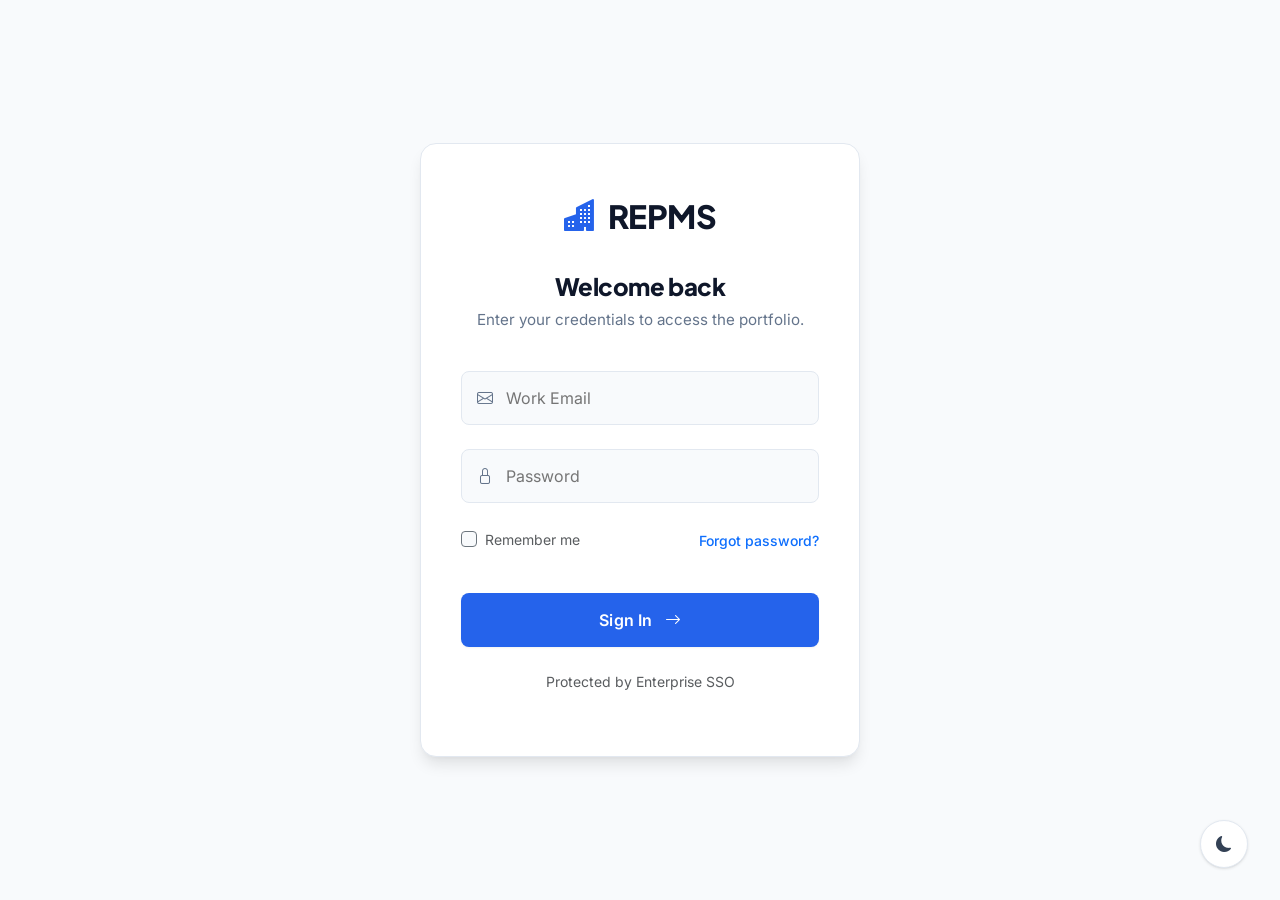
<file: pages/leases.html>
<!DOCTYPE html>
<html lang="en" data-bs-theme="light">

<head>

    <meta charset="UTF-8">

    <meta
        name="viewport"
        content="width=device-width, initial-scale=1.0"
    >

    <title>REPMS — Lease Lifecycle</title>
    <script src="../assets/js/store.js"></script>

    <!-- Bootstrap -->
    <link
        href="https://cdn.jsdelivr.net/npm/bootstrap@5.3.3/dist/css/bootstrap.min.css"
        rel="stylesheet"
    >

    <!-- Bootstrap Icons -->
    <link
        href="https://cdn.jsdelivr.net/npm/bootstrap-icons@1.11.3/font/bootstrap-icons.min.css"
        rel="stylesheet"
    >

    <!-- REPMS Global CSS -->
    <link
        rel="stylesheet"
        href="../assets/css/main.css"
    >

    <!-- Lease Page CSS -->
    <link
        rel="stylesheet"
        href="../assets/css/pages/leases.css"
    >

</head>


<body class="rep-body">


    <!-- =========================================================
         TOP NAVBAR
         EXACT DASHBOARD NAVBAR STRUCTURE
    ========================================================== -->

    <nav class="navbar navbar-expand-lg rep-navbar sticky-top">

        <div class="container-fluid px-4">


            <!-- BRAND -->

            <a
                class="navbar-brand d-flex align-items-center gap-2 fw-bold"
                href="../index.html"
            >

                <i class="bi bi-buildings-fill text-primary"></i>

                REPMS

            </a>


            <!-- MOBILE TOGGLES -->

            <div class="d-flex align-items-center gap-3 d-lg-none">

                <button
                    class="btn btn-link text-muted p-0 border-0 theme-toggle-btn"
                    type="button"
                    aria-label="Toggle theme"
                >

                    <i class="bi bi-moon-fill fs-5 theme-icon"></i>

                </button>


                <button
                    class="navbar-toggler border-0 p-0 text-muted"
                    type="button"
                    data-bs-toggle="collapse"
                    data-bs-target="#topNavbar"
                    aria-controls="topNavbar"
                    aria-expanded="false"
                    aria-label="Toggle navigation"
                >

                    <i class="bi bi-list fs-2"></i>

                </button>

            </div>


            <!-- COLLAPSIBLE NAVBAR -->

            <div
                class="collapse navbar-collapse"
                id="topNavbar"
            >


                <!-- NAVIGATION -->

                <ul
                    class="navbar-nav me-auto mb-2 mb-lg-0 gap-1 mt-3 mt-lg-0"
                >


                    <!-- DASHBOARD -->

                    <li class="nav-item">

                        <a
                            class="nav-link"
                            href="../index.html"
                        >

                            <i class="bi bi-speedometer2 me-1 d-none d-lg-inline"></i>

                            Dashboard

                        </a>

                    </li>


                    <!-- PORTFOLIO -->

                    <li class="nav-item">

                        <a
                            class="nav-link"
                            href="portfolio.html"
                        >

                            <i class="bi bi-building me-1 d-none d-lg-inline"></i>

                            Portfolio

                        </a>

                    </li>


                    <!-- TENANTS -->

                    <li class="nav-item">

                        <a
                            class="nav-link"
                            href="tenants.html"
                        >

                            <i class="bi bi-people me-1 d-none d-lg-inline"></i>

                            Tenants

                        </a>

                    </li>


                    <!-- LEASES - ACTIVE -->

                    <li class="nav-item">

                        <a
                            class="nav-link active"
                            href="leases.html"
                        >

                            <i class="bi bi-file-earmark-text me-1 d-none d-lg-inline"></i>

                            Leases

                        </a>

                    </li>


                    <!-- FINANCIALS -->

                    <li class="nav-item">

                        <a
                            class="nav-link"
                            href="../dev3/financial.html"
                        >

                            <i class="bi bi-cash-coin me-1 d-none d-lg-inline"></i>

                            Financials

                        </a>

                    </li>


                    <!-- MAINTENANCE -->

                    <li class="nav-item">

                        <a
                            class="nav-link"
                            href="../dev3/maintenance.html"
                        >

                            <i class="bi bi-tools me-1 d-none d-lg-inline"></i>

                            Maintenance

                        </a>

                    </li>


                    <!-- LEASING -->

                    <li class="nav-item">

                        <a
                            class="nav-link"
                            href="leasing.html"
                        >

                            <i class="bi bi-key me-1 d-none d-lg-inline"></i>

                            Leasing

                        </a>

                    </li>


                    <!-- ANALYTICS -->

                    <li class="nav-item">

                        <a
                            class="nav-link"
                            href="analytics.html"
                        >

                            <i class="bi bi-graph-up-arrow me-1 d-none d-lg-inline"></i>

                            Analytics

                        </a>

                    </li>

                </ul>


                <!-- =====================================================
                     RIGHT SIDE UTILITIES
                ====================================================== -->

                <div
                    class="d-flex flex-column flex-lg-row align-items-lg-center gap-3 mt-3 mt-lg-0"
                >


                    <!-- SEARCH -->

                    <div
                        class="d-flex align-items-center rounded px-3 py-1 search-wrapper"
                    >

                        <i class="bi bi-search text-muted me-2"></i>

                        <input
                            type="text"
                            class="bg-transparent border-0 w-100"
                            placeholder="Search..."
                            style="
                                outline: none;
                                font-size: 0.875rem;
                                color: var(--color-text-main);
                            "
                        >

                        <kbd class="d-none d-md-block search-kbd">
                            Ctrl K
                        </kbd>

                    </div>


                    <!-- THEME + NOTIFICATION -->

                    <div
                        class="d-none d-lg-flex align-items-center gap-3"
                    >

                        <!-- THEME -->

                        <button
                            class="btn btn-link text-muted p-0 border-0 theme-toggle-btn"
                            type="button"
                            aria-label="Toggle theme"
                        >

                            <i class="bi bi-moon-fill fs-5 theme-icon"></i>

                        </button>


                        <!-- NOTIFICATION -->

                        <div
                            class="position-relative cursor-pointer text-muted"
                        >

                            <i class="bi bi-bell fs-5"></i>

                            <span
                                class="position-absolute top-0 start-100 translate-middle badge rounded-pill bg-danger"
                                style="font-size: 0.55rem;"
                            >
                                3
                            </span>

                        </div>

                    </div>


                    <!-- USER DROPDOWN -->

                    <div class="dropdown">

                        <button
                            class="btn btn-link text-decoration-none p-0 d-flex align-items-center gap-2 w-100"
                            type="button"
                            data-bs-toggle="dropdown"
                            aria-expanded="false"
                        >

                            <img
                                src="https://i.pravatar.cc/32?img=47"
                                alt="User"
                                class="rounded-circle"
                                width="32"
                                height="32"
                            >

                            <div class="text-start d-lg-none">

                                <div
                                    class="fw-bold lh-1 user-name-label"
                                    style="
                                        font-size: 0.9rem;
                                        color: var(--color-text-heading);
                                    "
                                ></div>

                                <div
                                    class="text-muted user-role-label"
                                    style="font-size: 0.75rem;"
                                ></div>

                            </div>

                        </button>


                        <ul
                            class="dropdown-menu dropdown-menu-lg-end shadow-sm border mt-2 mt-lg-3"
                            style="
                                border-color: var(--color-border-card) !important;
                                background-color: var(--color-bg-surface);
                            "
                        >

                            <li>
                                <div class="dropdown-item-text fw-bold d-none d-lg-block user-name-label"></div>
                            </li>

                            <li>
                                <div class="dropdown-item-text text-muted small d-none d-lg-block mb-2 user-role-label"></div>
                            </li>

                            <li>
                                <a class="dropdown-item" href="#">
                                    Profile Settings
                                </a>
                            </li>

                            <li>
                                <a class="dropdown-item" href="#">
                                    Manage Access
                                </a>
                            </li>

                            <li>
                                <hr class="dropdown-divider border-secondary">
                            </li>

                            <li>
                                <a
                                    class="dropdown-item text-danger"
                                    href="../login.html"
                                >
                                    Sign Out
                                </a>
                            </li>

                        </ul>

                    </div>


                    <!-- ACTION -->

                    <button
                        class="btn btn-primary btn-sm ms-lg-2 mt-2 mt-lg-0"
                        type="button"
                        data-bs-toggle="offcanvas"
                        data-bs-target="#quickActionDrawer"
                    >

                        <i class="bi bi-plus-lg"></i>

                        Action

                    </button>

                </div>

            </div>

        </div>

    </nav>



    <!-- =========================================================
         MAIN CONTENT
    ========================================================== -->

    <main class="app-main page-leases">


        <!-- PAGE HEADER -->

        <div
            class="d-flex flex-column flex-md-row justify-content-between align-items-md-center mb-4 gap-3"
        >

            <div>

                <h1 class="rep-page-title">
                    Lease Lifecycle & Escalation Hub
                </h1>

                <p class="rep-page-subtitle">
                    Active agreements, escalation schedules, renewal pipelines, and document repository
                </p>

            </div>


            <div class="d-flex gap-2">

                <button
                    class="btn btn-outline-secondary btn-sm"
                    type="button"
                >

                    <i class="bi bi-download me-1"></i>

                    Export Leases

                </button>


                <button
                    class="btn btn-primary btn-sm"
                    type="button"
                    data-bs-toggle="modal"
                    data-bs-target="#createLeaseModal"
                >

                    <i class="bi bi-file-earmark-plus me-1"></i>

                    Draft New Lease

                </button>

            </div>

        </div>



        <!-- =====================================================
             KPI CARDS
        ====================================================== -->

        <div class="row g-3 mb-4">


            <!-- ACTIVE LEASES -->

            <div class="col-xl-3 col-md-6">

                <div class="rep-card rep-card--kpi h-100">

                    <div class="rep-kpi__header">

                        <span class="rep-kpi__label">
                            Total Active Leases
                        </span>

                        <span class="text-primary">
                            <i class="bi bi-file-earmark-check"></i>
                        </span>

                    </div>

                    <div class="rep-kpi__value font-mono">
                        1,340
                    </div>

                    <div class="rep-kpi__trend text-success">
                        98.2% occupancy
                    </div>

                </div>

            </div>


            <!-- ESCALATIONS -->

            <div class="col-xl-3 col-md-6">

                <div class="rep-card rep-card--kpi h-100">

                    <div class="rep-kpi__header">

                        <span class="rep-kpi__label">
                            Upcoming Escalations
                        </span>

                        <span class="text-warning">
                            <i class="bi bi-graph-up-arrow"></i>
                        </span>

                    </div>

                    <div class="rep-kpi__value font-mono">
                        42
                    </div>

                    <div class="rep-kpi__trend text-muted">
                        Q4 · Avg +3.8%
                    </div>

                </div>

            </div>


            <!-- NEGOTIATION -->

            <div class="col-xl-3 col-md-6">

                <div class="rep-card rep-card--kpi h-100">

                    <div class="rep-kpi__header">

                        <span class="rep-kpi__label">
                            Renewals in Negotiation
                        </span>

                        <span class="text-info">
                            <i class="bi bi-arrow-repeat"></i>
                        </span>

                    </div>

                    <div class="rep-kpi__value font-mono">
                        24
                    </div>

                    <div class="rep-kpi__trend text-muted">
                        $480K ARR at stake
                    </div>

                </div>

            </div>


            <!-- EXPIRING -->

            <div class="col-xl-3 col-md-6">

                <div class="rep-card rep-card--kpi h-100">

                    <div class="rep-kpi__header">

                        <span class="rep-kpi__label">
                            Expiring in 90 Days
                        </span>

                        <span class="text-danger">
                            <i class="bi bi-calendar-x"></i>
                        </span>

                    </div>

                    <div class="rep-kpi__value font-mono">
                        16
                    </div>

                    <div class="rep-kpi__trend text-danger">
                        8 non-renewed
                    </div>

                </div>

            </div>

        </div>



        <!-- =====================================================
             LEASE PIPELINE
        ========================================================== -->

        <div class="rep-card p-4 mb-4">

            <div class="d-flex justify-content-between align-items-center mb-4">

                <div>

                    <h3 class="rep-card__title mb-1">
                        Lease Lifecycle Pipeline
                    </h3>

                    <p class="text-muted small mb-0">
                        Select a stage to filter the lease records
                    </p>

                </div>

            </div>


            <div class="row g-2">


                <!-- DRAFT -->

                <div class="col-6 col-md-4 col-xl-2">

                    <button
                        class="btn btn-outline-secondary w-100 text-start p-3 lease-stage"
                    >

                        <div class="text-muted small">
                            Draft
                        </div>

                        <div class="fs-4 fw-bold font-mono">
                            8
                        </div>

                        <div class="small text-muted">
                            $184K
                        </div>

                    </button>

                </div>


                <!-- LEGAL -->

                <div class="col-6 col-md-4 col-xl-2">

                    <button
                        class="btn btn-outline-secondary w-100 text-start p-3 lease-stage"
                    >

                        <div class="text-muted small">
                            Legal Review
                        </div>

                        <div class="fs-4 fw-bold font-mono">
                            5
                        </div>

                        <div class="small text-muted">
                            $126K
                        </div>

                    </button>

                </div>


                <!-- SIGNATURE -->

                <div class="col-6 col-md-4 col-xl-2">

                    <button
                        class="btn btn-outline-secondary w-100 text-start p-3 lease-stage"
                    >

                        <div class="text-muted small">
                            Signature Pending
                        </div>

                        <div class="fs-4 fw-bold font-mono">
                            12
                        </div>

                        <div class="small text-muted">
                            $310K
                        </div>

                    </button>

                </div>


                <!-- ACTIVE -->

                <div class="col-6 col-md-4 col-xl-2">

                    <button
                        class="btn btn-primary w-100 text-start p-3 lease-stage"
                    >

                        <div class="small">
                            Active Executed
                        </div>

                        <div class="fs-4 fw-bold font-mono">
                            1,340
                        </div>

                        <div class="small opacity-75">
                            Current
                        </div>

                    </button>

                </div>


                <!-- RENEWAL -->

                <div class="col-6 col-md-4 col-xl-2">

                    <button
                        class="btn btn-outline-secondary w-100 text-start p-3 lease-stage"
                    >

                        <div class="text-muted small">
                            Renewal Review
                        </div>

                        <div class="fs-4 fw-bold font-mono">
                            24
                        </div>

                        <div class="small text-muted">
                            $480K ARR
                        </div>

                    </button>

                </div>


                <!-- EXPIRED -->

                <div class="col-6 col-md-4 col-xl-2">

                    <button
                        class="btn btn-outline-secondary w-100 text-start p-3 lease-stage"
                    >

                        <div class="text-muted small">
                            Expired / M-to-M
                        </div>

                        <div class="fs-4 fw-bold font-mono">
                            12
                        </div>

                        <div class="small text-muted">
                            $212K
                        </div>

                    </button>

                </div>

            </div>

        </div>



        <!-- =====================================================
             RENT ESCALATION
        ========================================================== -->

        <div class="rep-card p-0 overflow-hidden mb-4">

            <div
                class="p-4 border-bottom d-flex justify-content-between align-items-center"
                style="border-color: var(--color-border-card) !important;"
            >

                <div>

                    <h3 class="rep-card__title mb-1">
                        Rent Escalation Schedule
                    </h3>

                    <p class="text-muted small mb-0">
                        Upcoming contractual rent adjustments
                    </p>

                </div>

                <span class="badge bg-warning-subtle text-warning border border-warning">
                    42 Upcoming
                </span>

            </div>


            <div class="table-responsive">

                <table
                    class="table table-hover align-middle mb-0 text-nowrap"
                    style="
                        --bs-table-bg: transparent;
                        --bs-table-color: var(--color-text-main);
                        --bs-table-hover-bg: var(--color-bg-surface-hover);
                    "
                >

                    <thead
                        style="
                            --bs-table-bg: var(--color-bg-surface-secondary);
                        "
                    >

                        <tr class="text-muted small">

                            <th class="py-3 px-4">
                                LEASE / TENANT
                            </th>

                            <th class="py-3">
                                UNIT
                            </th>

                            <th class="py-3">
                                ESCALATION
                            </th>

                            <th class="py-3">
                                CURRENT RENT
                            </th>

                            <th class="py-3">
                                PROJECTED RENT
                            </th>

                            <th class="py-3">
                                EFFECTIVE DATE
                            </th>

                            <th class="py-3">
                                NOTICE DEADLINE
                            </th>

                            <th class="py-3 px-4">
                                STATUS
                            </th>

                        </tr>

                    </thead>


                    <tbody>


                        <tr>

                            <td class="px-4">

                                <div class="fw-semibold">
                                    #LSE-2024-892
                                </div>

                                <div class="small text-muted">
                                    Apex Capital LLC
                                </div>

                            </td>

                            <td>
                                Skyline Tower — 1201
                            </td>

                            <td>
                                Fixed 3.5% Annual
                            </td>

                            <td class="font-mono">
                                $14,250
                            </td>

                            <td class="font-mono text-success">
                                $14,749
                            </td>

                            <td>
                                Jan 01, 2027
                            </td>

                            <td>
                                Nov 02, 2026
                            </td>

                            <td class="px-4">

                                <span class="badge bg-warning-subtle text-warning">
                                    Pending Review
                                </span>

                            </td>

                        </tr>


                        <tr>

                            <td class="px-4">

                                <div class="fw-semibold">
                                    #LSE-2025-117
                                </div>

                                <div class="small text-muted">
                                    OmniHealth Diagnostics
                                </div>

                            </td>

                            <td>
                                Skyline Tower — 802
                            </td>

                            <td>
                                CPI Index + 1.5%
                            </td>

                            <td class="font-mono">
                                $18,750
                            </td>

                            <td class="font-mono text-success">
                                $19,406
                            </td>

                            <td>
                                Dec 01, 2026
                            </td>

                            <td>
                                Oct 02, 2026
                            </td>

                            <td class="px-4">

                                <span class="badge bg-success-subtle text-success">
                                    Notice Sent
                                </span>

                            </td>

                        </tr>


                        <tr>

                            <td class="px-4">

                                <div class="fw-semibold">
                                    #LSE-2023-441
                                </div>

                                <div class="small text-muted">
                                    Bluefin Logistics
                                </div>

                            </td>

                            <td>
                                Metro Logistics — B-14
                            </td>

                            <td>
                                Stepped Rate
                            </td>

                            <td class="font-mono">
                                $22,400
                            </td>

                            <td class="font-mono text-success">
                                $23,184
                            </td>

                            <td>
                                Jan 01, 2027
                            </td>

                            <td>
                                Nov 02, 2026
                            </td>

                            <td class="px-4">

                                <span class="badge bg-primary-subtle text-primary">
                                    Executed
                                </span>

                            </td>

                        </tr>


                        <tr>

                            <td class="px-4">

                                <div class="fw-semibold">
                                    #LSE-2025-672
                                </div>

                                <div class="small text-muted">
                                    Redwood Hospitality
                                </div>

                            </td>

                            <td>
                                Grand Plaza — R-14
                            </td>

                            <td>
                                Fixed 4% Annual
                            </td>

                            <td class="font-mono">
                                $13,450
                            </td>

                            <td class="font-mono text-success">
                                $13,988
                            </td>

                            <td>
                                Feb 01, 2027
                            </td>

                            <td>
                                Dec 03, 2026
                            </td>

                            <td class="px-4">

                                <span class="badge bg-warning-subtle text-warning">
                                    Pending Review
                                </span>

                            </td>

                        </tr>


                    </tbody>

                </table>

            </div>

        </div>



        <!-- =====================================================
             MASTER LEASE TABLE
        ========================================================== -->

        <div class="rep-card p-0 overflow-hidden mb-4">

            <div
                class="p-4 border-bottom d-flex justify-content-between align-items-center"
                style="border-color: var(--color-border-card) !important;"
            >

                <div>

                    <h3 class="rep-card__title mb-1">
                        Master Lease Register
                    </h3>

                    <p class="text-muted small mb-0">
                        Complete lease agreement inventory
                    </p>

                </div>

                <span class="text-muted small">
                    1,340 active records
                </span>

            </div>


            <div class="table-responsive">

                <table
                    class="table table-hover align-middle mb-0 text-nowrap"
                    style="
                        --bs-table-bg: transparent;
                        --bs-table-color: var(--color-text-main);
                        --bs-table-hover-bg: var(--color-bg-surface-hover);
                    "
                >

                    <thead
                        style="
                            --bs-table-bg: var(--color-bg-surface-secondary);
                        "
                    >

                        <tr class="text-muted small">

                            <th class="py-3 px-4">
                                LEASE ID
                            </th>

                            <th class="py-3">
                                TENANT
                            </th>

                            <th class="py-3">
                                ASSET TYPE
                            </th>

                            <th class="py-3">
                                TERM
                            </th>

                            <th class="py-3">
                                BASE RENT
                            </th>

                            <th class="py-3">
                                ESCALATION
                            </th>

                            <th class="py-3">
                                STATUS
                            </th>

                            <th class="py-3 px-4 text-end">
                                ACTION
                            </th>

                        </tr>

                    </thead>


                    <tbody>


                        <tr>

                            <td class="px-4 font-mono">
                                #LSE-2024-892
                            </td>

                            <td>
                                Apex Capital LLC
                            </td>

                            <td>
                                Commercial
                            </td>

                            <td>
                                Jan 2023 – Dec 2026
                            </td>

                            <td class="font-mono">
                                $14,250
                            </td>

                            <td>
                                Fixed 3.5%
                            </td>

                            <td>
                                <span class="badge bg-success-subtle text-success">
                                    Active Executed
                                </span>
                            </td>

                            <td class="px-4 text-end">

                                <button
                                    class="btn btn-sm btn-outline-primary"
                                    data-bs-toggle="modal"
                                    data-bs-target="#leaseDocumentModal"
                                >

                                    <i class="bi bi-file-earmark-text me-1"></i>

                                    View Agreement

                                </button>

                            </td>

                        </tr>


                        <tr>

                            <td class="px-4 font-mono">
                                #LSE-2025-117
                            </td>

                            <td>
                                OmniHealth Diagnostics
                            </td>

                            <td>
                                Commercial
                            </td>

                            <td>
                                Jul 2022 – Jun 2027
                            </td>

                            <td class="font-mono">
                                $18,750
                            </td>

                            <td>
                                CPI + 1.5%
                            </td>

                            <td>
                                <span class="badge bg-success-subtle text-success">
                                    Active Executed
                                </span>
                            </td>

                            <td class="px-4 text-end">

                                <button
                                    class="btn btn-sm btn-outline-primary"
                                    data-bs-toggle="modal"
                                    data-bs-target="#leaseDocumentModal"
                                >

                                    <i class="bi bi-file-earmark-text me-1"></i>

                                    View Agreement

                                </button>

                            </td>

                        </tr>


                        <tr>

                            <td class="px-4 font-mono">
                                #LSE-2023-441
                            </td>

                            <td>
                                Bluefin Logistics
                            </td>

                            <td>
                                Industrial
                            </td>

                            <td>
                                Jan 2024 – Dec 2028
                            </td>

                            <td class="font-mono">
                                $22,400
                            </td>

                            <td>
                                Stepped Rate
                            </td>

                            <td>
                                <span class="badge bg-success-subtle text-success">
                                    Active Executed
                                </span>
                            </td>

                            <td class="px-4 text-end">

                                <button
                                    class="btn btn-sm btn-outline-primary"
                                    data-bs-toggle="modal"
                                    data-bs-target="#leaseDocumentModal"
                                >

                                    <i class="bi bi-file-earmark-text me-1"></i>

                                    View Agreement

                                </button>

                            </td>

                        </tr>


                        <tr>

                            <td class="px-4 font-mono">
                                #LSE-2026-018
                            </td>

                            <td>
                                Horizon Consulting
                            </td>

                            <td>
                                Commercial
                            </td>

                            <td>
                                Oct 2026 – Sep 2031
                            </td>

                            <td class="font-mono">
                                $11,200
                            </td>

                            <td>
                                Fixed 4%
                            </td>

                            <td>
                                <span class="badge bg-warning-subtle text-warning">
                                    Renewal Review
                                </span>
                            </td>

                            <td class="px-4 text-end">

                                <button
                                    class="btn btn-sm btn-outline-primary"
                                    data-bs-toggle="modal"
                                    data-bs-target="#leaseDocumentModal"
                                >

                                    <i class="bi bi-file-earmark-text me-1"></i>

                                    View Agreement

                                </button>

                            </td>

                        </tr>


                        <tr>

                            <td class="px-4 font-mono">
                                #LSE-2026-031
                            </td>

                            <td>
                                Nova Green Foods
                            </td>

                            <td>
                                Retail
                            </td>

                            <td>
                                Sep 2026 – Aug 2029
                            </td>

                            <td class="font-mono">
                                $7,600
                            </td>

                            <td>
                                Fixed 3%
                            </td>

                            <td>
                                <span class="badge bg-info-subtle text-info">
                                    Signature Pending
                                </span>
                            </td>

                            <td class="px-4 text-end">

                                <button
                                    class="btn btn-sm btn-outline-primary"
                                    data-bs-toggle="modal"
                                    data-bs-target="#leaseDocumentModal"
                                >

                                    <i class="bi bi-file-earmark-text me-1"></i>

                                    View Agreement

                                </button>

                            </td>

                        </tr>

                    </tbody>

                </table>

            </div>


            <!-- PAGINATION -->

            <div class="p-3 border-top d-flex justify-content-between align-items-center">

                <span class="text-muted small">
                    Showing 1–5 of 1,340 leases
                </span>

                <nav>

                    <ul class="pagination pagination-sm mb-0">

                        <li class="page-item disabled">
                            <a class="page-link" href="#">
                                Previous
                            </a>
                        </li>

                        <li class="page-item active">
                            <a class="page-link" href="#">
                                1
                            </a>
                        </li>

                        <li class="page-item">
                            <a class="page-link" href="#">
                                2
                            </a>
                        </li>

                        <li class="page-item">
                            <a class="page-link" href="#">
                                3
                            </a>
                        </li>

                        <li class="page-item">
                            <a class="page-link" href="#">
                                Next
                            </a>
                        </li>

                    </ul>

                </nav>

            </div>

        </div>



        <!-- =====================================================
             ATTENTION SECTION
        ========================================================== -->

        <div class="row g-4 mb-4">


            <div class="col-lg-6">

                <div class="rep-card p-4 h-100">

                    <h3 class="rep-card__title mb-3">
                        <i class="bi bi-exclamation-triangle text-warning me-2"></i>
                        Attention Required
                    </h3>


                    <div class="list-group list-group-flush">

                        <div class="list-group-item bg-transparent px-0">

                            <div class="d-flex justify-content-between">

                                <div>

                                    <div class="fw-semibold">
                                        8 leases expiring within 90 days
                                    </div>

                                    <div class="text-muted small">
                                        Renewal action required
                                    </div>

                                </div>

                                <span class="badge bg-danger-subtle text-danger">
                                    High
                                </span>

                            </div>

                        </div>


                        <div class="list-group-item bg-transparent px-0">

                            <div class="d-flex justify-content-between">

                                <div>

                                    <div class="fw-semibold">
                                        12 signatures pending
                                    </div>

                                    <div class="text-muted small">
                                        Documents awaiting execution
                                    </div>

                                </div>

                                <span class="badge bg-warning-subtle text-warning">
                                    Pending
                                </span>

                            </div>

                        </div>


                        <div class="list-group-item bg-transparent px-0">

                            <div class="d-flex justify-content-between">

                                <div>

                                    <div class="fw-semibold">
                                        5 agreements in legal review
                                    </div>

                                    <div class="text-muted small">
                                        Awaiting legal approval
                                    </div>

                                </div>

                                <span class="badge bg-info-subtle text-info">
                                    Review
                                </span>

                            </div>

                        </div>

                    </div>

                </div>

            </div>


            <div class="col-lg-6">

                <div class="rep-card p-4 h-100">

                    <h3 class="rep-card__title mb-3">
                        <i class="bi bi-calendar-check text-primary me-2"></i>
                        Upcoming Lease Events
                    </h3>


                    <div class="list-group list-group-flush">

                        <div class="list-group-item bg-transparent px-0">

                            <div class="d-flex gap-3">

                                <div class="text-primary fs-4">
                                    <i class="bi bi-calendar-event"></i>
                                </div>

                                <div>

                                    <div class="fw-semibold">
                                        Rent Escalation
                                    </div>

                                    <div class="text-muted small">
                                        Apex Capital · Jan 01, 2027
                                    </div>

                                </div>

                            </div>

                        </div>


                        <div class="list-group-item bg-transparent px-0">

                            <div class="d-flex gap-3">

                                <div class="text-warning fs-4">
                                    <i class="bi bi-file-earmark-check"></i>
                                </div>

                                <div>

                                    <div class="fw-semibold">
                                        Agreement Signature
                                    </div>

                                    <div class="text-muted small">
                                        Nova Green Foods · Sep 25, 2026
                                    </div>

                                </div>

                            </div>

                        </div>


                        <div class="list-group-item bg-transparent px-0">

                            <div class="d-flex gap-3">

                                <div class="text-success fs-4">
                                    <i class="bi bi-arrow-repeat"></i>
                                </div>

                                <div>

                                    <div class="fw-semibold">
                                        Renewal Meeting
                                    </div>

                                    <div class="text-muted small">
                                        Horizon Consulting · Oct 04, 2026
                                    </div>

                                </div>

                            </div>

                        </div>

                    </div>

                </div>

            </div>

        </div>

    </main>



    <!-- =========================================================
         FOOTER
    ========================================================== -->

    <footer class="rep-footer mt-auto">

        &copy; 2026 REPMS Enterprise.
        All rights reserved.
        Version 2.6.0.

    </footer>



    <!-- =========================================================
         LEASE DOCUMENT VIEWER
    ========================================================== -->

    <div
        class="modal fade"
        id="leaseDocumentModal"
        tabindex="-1"
        aria-labelledby="leaseDocumentModalLabel"
        aria-hidden="true"
    >

        <div class="modal-dialog modal-xl modal-dialog-scrollable">

            <div class="modal-content">

                <div class="modal-header">

                    <div>

                        <h5
                            class="modal-title"
                            id="leaseDocumentModalLabel"
                        >
                            Lease Agreement
                        </h5>

                        <div class="text-muted small">
                            Agreement #LSE-2024-892 · Executed
                        </div>

                    </div>

                    <button
                        type="button"
                        class="btn-close"
                        data-bs-dismiss="modal"
                        aria-label="Close"
                    ></button>

                </div>


                <div class="modal-body">

                    <div
                        class="border rounded p-4 p-md-5"
                        style="background: var(--color-bg-surface);"
                    >

                        <!-- DOCUMENT HEADER -->

                        <div class="text-center mb-5">

                            <div class="fw-bold fs-4">
                                REPMS ENTERPRISE
                            </div>

                            <div class="text-muted">
                                Commercial Lease Agreement
                            </div>

                            <div class="mt-3">

                                <span class="badge bg-success-subtle text-success border border-success">
                                    EXECUTED
                                </span>

                            </div>

                        </div>


                        <!-- AGREEMENT DETAILS -->

                        <div class="row g-3 mb-5">

                            <div class="col-md-6">

                                <div class="text-muted small">
                                    Agreement ID
                                </div>

                                <div class="fw-semibold">
                                    #LSE-2024-892
                                </div>

                            </div>

                            <div class="col-md-6">

                                <div class="text-muted small">
                                    Execution Date
                                </div>

                                <div class="fw-semibold">
                                    December 20, 2022
                                </div>

                            </div>

                            <div class="col-md-6">

                                <div class="text-muted small">
                                    Landlord
                                </div>

                                <div class="fw-semibold">
                                    REPMS Enterprise
                                </div>

                            </div>

                            <div class="col-md-6">

                                <div class="text-muted small">
                                    Tenant
                                </div>

                                <div class="fw-semibold">
                                    Apex Capital LLC
                                </div>

                            </div>

                        </div>


                        <!-- SECTION 1 -->

                        <h5 class="fw-bold">
                            Section 1: Demised Premises & Term
                        </h5>

                        <p class="text-muted">

                            The landlord leases the premises located at
                            Skyline Tower — Suite 1201 to the tenant for
                            the contractual term beginning January 01,
                            2023 and ending December 31, 2026.

                        </p>


                        <!-- SECTION 2 -->

                        <h5 class="fw-bold mt-4">
                            Section 2: Base Rent & Security Deposit
                        </h5>

                        <p class="text-muted">

                            The monthly base rent shall be
                            $14,250.00. The tenant shall maintain a
                            security deposit of $28,500.00 according to
                            the terms of this agreement.

                        </p>


                        <!-- SECTION 3 -->

                        <h5 class="fw-bold mt-4">
                            Section 3: Rent Escalation & CPI Adjustments
                        </h5>

                        <p class="text-muted">

                            Base rent shall increase by 3.5% annually
                            according to the agreed escalation schedule.

                        </p>


                        <!-- SECTION 4 -->

                        <h5 class="fw-bold mt-4">
                            Section 4: Permitted Use & Maintenance
                        </h5>

                        <p class="text-muted">

                            The premises shall be used for permitted
                            commercial office operations. Maintenance
                            responsibilities shall be allocated according
                            to the executed lease schedule.

                        </p>


                        <!-- SECTION 5 -->

                        <h5 class="fw-bold mt-4">
                            Section 5: Default & Remedies
                        </h5>

                        <p class="text-muted">

                            Failure to meet payment or contractual
                            obligations may result in notices, late fees,
                            or other remedies specified by the agreement.

                        </p>


                        <!-- SIGNATURES -->

                        <div class="row g-4 mt-5 pt-4 border-top">

                            <div class="col-md-6">

                                <div class="text-muted small">
                                    Landlord Signature
                                </div>

                                <div class="fw-semibold mt-2">
                                    Sarah Jenkins
                                </div>

                                <div class="text-muted small">
                                    Digitally signed · Dec 20, 2022
                                </div>

                            </div>


                            <div class="col-md-6">

                                <div class="text-muted small">
                                    Tenant Signature
                                </div>

                                <div class="fw-semibold mt-2">
                                    Michael Reed
                                </div>

                                <div class="text-muted small">
                                    Digitally signed · Dec 20, 2022
                                </div>

                            </div>

                        </div>

                    </div>

                </div>


                <div class="modal-footer">

                    <button
                        type="button"
                        class="btn btn-outline-secondary"
                    >
                        <i class="bi bi-printer me-1"></i>
                        Print Agreement
                    </button>

                    <button
                        type="button"
                        class="btn btn-outline-primary"
                    >
                        <i class="bi bi-download me-1"></i>
                        Download Signed PDF
                    </button>

                    <button
                        type="button"
                        class="btn btn-primary"
                    >
                        Amend Terms
                    </button>

                </div>

            </div>

        </div>

    </div>



    <!-- =========================================================
         CREATE LEASE MODAL
    ========================================================== -->

    <div
        class="modal fade"
        id="createLeaseModal"
        tabindex="-1"
        aria-labelledby="createLeaseModalLabel"
        aria-hidden="true"
    >

        <div class="modal-dialog modal-lg modal-dialog-scrollable">

            <div class="modal-content">


                <div class="modal-header">

                    <div>

                        <h5
                            class="modal-title"
                            id="createLeaseModalLabel"
                        >
                            Draft New Lease
                        </h5>

                        <div class="text-muted small">
                            Create a new lease agreement
                        </div>

                    </div>

                    <button
                        type="button"
                        class="btn-close"
                        data-bs-dismiss="modal"
                        aria-label="Close"
                    ></button>

                </div>


                <div class="modal-body">


                    <!-- TENANT -->

                    <h6 class="fw-bold mb-3">
                        Tenant & Property
                    </h6>

                    <div class="row g-3 mb-4">

                        <div class="col-md-6">

                            <label class="form-label">
                                Tenant
                            </label>

                            <select class="form-select">

                                <option selected>
                                    Select tenant
                                </option>

                                <option>
                                    Apex Capital LLC
                                </option>

                                <option>
                                    OmniHealth Diagnostics
                                </option>

                                <option>
                                    Bluefin Logistics
                                </option>

                                <option>
                                    Horizon Consulting
                                </option>

                            </select>

                        </div>


                        <div class="col-md-6">

                            <label class="form-label">
                                Property
                            </label>

                            <select class="form-select">

                                <option selected>
                                    Select property
                                </option>

                                <option>
                                    Skyline Tower
                                </option>

                                <option>
                                    Harborview Condos
                                </option>

                                <option>
                                    Metro Logistics Park
                                </option>

                                <option>
                                    Grand Plaza Retail
                                </option>

                            </select>

                        </div>


                        <div class="col-md-6">

                            <label class="form-label">
                                Unit
                            </label>

                            <input
                                type="text"
                                class="form-control"
                                placeholder="e.g. Suite 1201"
                            >

                        </div>


                        <div class="col-md-6">

                            <label class="form-label">
                                Asset Type
                            </label>

                            <select class="form-select">

                                <option selected>
                                    Select asset type
                                </option>

                                <option>Commercial</option>
                                <option>Residential</option>
                                <option>Retail</option>
                                <option>Industrial</option>

                            </select>

                        </div>

                    </div>


                    <!-- TERM -->

                    <h6 class="fw-bold mb-3">
                        Lease Term
                    </h6>

                    <div class="row g-3 mb-4">

                        <div class="col-md-6">

                            <label class="form-label">
                                Start Date
                            </label>

                            <input
                                type="date"
                                class="form-control"
                            >

                        </div>


                        <div class="col-md-6">

                            <label class="form-label">
                                End Date
                            </label>

                            <input
                                type="date"
                                class="form-control"
                            >

                        </div>


                        <div class="col-md-6">

                            <label class="form-label">
                                Monthly Base Rent
                            </label>

                            <input
                                type="number"
                                class="form-control"
                                placeholder="0.00"
                            >

                        </div>


                        <div class="col-md-6">

                            <label class="form-label">
                                Security Deposit
                            </label>

                            <input
                                type="number"
                                class="form-control"
                                placeholder="0.00"
                            >

                        </div>

                    </div>


                    <!-- ESCALATION -->

                    <h6 class="fw-bold mb-3">
                        Escalation Clause
                    </h6>

                    <div class="row g-3 mb-4">

                        <div class="col-md-6">

                            <label class="form-label">
                                Escalation Type
                            </label>

                            <select class="form-select">

                                <option selected>
                                    Select escalation
                                </option>

                                <option>
                                    Fixed Annual %
                                </option>

                                <option>
                                    CPI Index + %
                                </option>

                                <option>
                                    Stepped Rate
                                </option>

                            </select>

                        </div>


                        <div class="col-md-6">

                            <label class="form-label">
                                Annual Increase
                            </label>

                            <input
                                type="number"
                                step="0.1"
                                class="form-control"
                                placeholder="3.5"
                            >

                        </div>

                    </div>


                    <!-- NOTES -->

                    <h6 class="fw-bold mb-3">
                        Additional Notes
                    </h6>

                    <textarea
                        class="form-control"
                        rows="4"
                        placeholder="Enter lease notes..."
                    ></textarea>

                </div>


                <div class="modal-footer">

                    <button
                        type="button"
                        class="btn btn-outline-secondary"
                        data-bs-dismiss="modal"
                    >
                        Cancel
                    </button>

                    <button
                        type="button"
                        class="btn btn-primary"
                    >

                        <i class="bi bi-file-earmark-plus me-1"></i>

                        Create Draft

                    </button>

                </div>

            </div>

        </div>

    </div>



    <!-- =========================================================
         QUICK ACTION DRAWER
    ========================================================== -->

    <div
        class="offcanvas offcanvas-end rep-offcanvas"
        id="quickActionDrawer"
        tabindex="-1"
    >

        <div class="offcanvas-header">

            <h5 class="offcanvas-title">

                <i class="bi bi-lightning-charge-fill text-warning me-2"></i>

                Quick Actions

            </h5>


            <button
                type="button"
                class="btn-close"
                data-bs-dismiss="offcanvas"
                aria-label="Close"
            ></button>

        </div>


        <div class="offcanvas-body">

            <div class="list-group list-group-flush">


                <button
                    class="list-group-item list-group-item-action bg-transparent py-3"
                >

                    <i class="bi bi-wrench-adjustable me-2 text-primary"></i>

                    Create Work Order

                </button>


                <button
                    class="list-group-item list-group-item-action bg-transparent py-3"
                >

                    <i class="bi bi-cash-stack me-2 text-success"></i>

                    Log Manual Payment

                </button>


                <button
                    class="list-group-item list-group-item-action bg-transparent py-3"
                    data-bs-toggle="modal"
                    data-bs-target="#createLeaseModal"
                >

                    <i class="bi bi-file-earmark-plus me-2 text-info"></i>

                    Draft New Lease

                </button>


                <button
                    class="list-group-item list-group-item-action bg-transparent py-3"
                >

                    <i class="bi bi-file-earmark-pdf me-2 text-danger"></i>

                    Generate Notice

                </button>

            </div>

        </div>

    </div>



    <!-- =========================================================
         JAVASCRIPT
    ========================================================== -->

    <script
        src="https://cdn.jsdelivr.net/npm/bootstrap@5.3.3/dist/js/bootstrap.bundle.min.js"
    ></script>


    <script>

        /* =====================================================
           THEME MANAGEMENT
        ====================================================== */

        const getStoredTheme = () => {
            return localStorage.getItem("theme") || "light";
        };


        const setStoredTheme = (theme) => {
            localStorage.setItem("theme", theme);
        };


        const setTheme = (theme) => {

            document.documentElement.setAttribute(
                "data-bs-theme",
                theme
            );


            const icons =
                document.querySelectorAll(
                    ".theme-icon"
                );


            icons.forEach((icon) => {

                if (theme === "dark") {

                    icon.classList.remove(
                        "bi-moon-fill"
                    );

                    icon.classList.add(
                        "bi-sun-fill"
                    );

                } else {

                    icon.classList.remove(
                        "bi-sun-fill"
                    );

                    icon.classList.add(
                        "bi-moon-fill"
                    );

                }

            });

        };


        setTheme(getStoredTheme());


        function toggleTheme() {

            const currentTheme =
                document.documentElement.getAttribute(
                    "data-bs-theme"
                );


            const newTheme =
                currentTheme === "light"
                    ? "dark"
                    : "light";


            setTheme(newTheme);

            setStoredTheme(newTheme);

        }


        document
            .querySelectorAll(".theme-toggle-btn")
            .forEach((button) => {

                button.addEventListener(
                    "click",
                    toggleTheme
                );

            });

    </script>

</body>

</html>
</file>
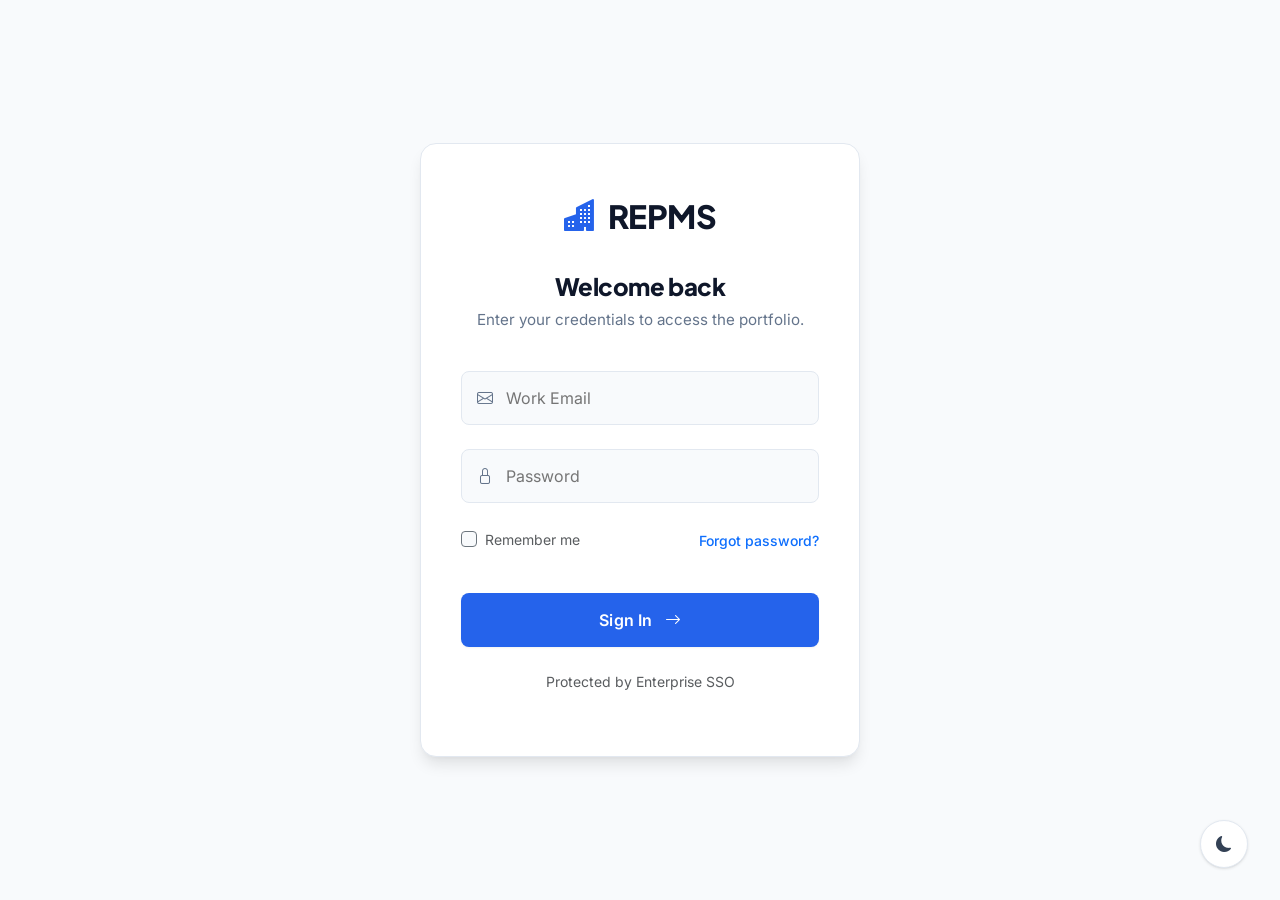
<file: pages/leasing.html>
<!DOCTYPE html>
<html lang="en" data-bs-theme="light">
<head>
  <meta charset="UTF-8">
  <meta name="viewport" content="width=device-width, initial-scale=1.0">
  <title>REPMS — Leasing CRM & Vacancy Showcase</title>
  <script src="../assets/js/store.js"></script>
  <link href="https://cdn.jsdelivr.net/npm/bootstrap@5.3.3/dist/css/bootstrap.min.css" rel="stylesheet">
  <link href="https://cdn.jsdelivr.net/npm/bootstrap-icons@1.11.3/font/bootstrap-icons.min.css" rel="stylesheet">
  <link rel="stylesheet" href="../assets/css/main.css">
</head>
<body class="rep-body">
  
  <!-- TOP NAVBAR -->
  <nav class="navbar navbar-expand-lg rep-navbar sticky-top">
    <div class="container-fluid px-4">
      <!-- Brand -->
      <a class="navbar-brand d-flex align-items-center gap-2 fw-bold" href="../index.html">
        <i class="bi bi-buildings-fill text-primary"></i> REPMS
      </a>
      
      <!-- Mobile Toggles -->
      <div class="d-flex align-items-center gap-3 d-lg-none">
        <button class="btn btn-link text-muted p-0 border-0 theme-toggle-btn" aria-label="Toggle theme">
          <i class="bi bi-moon-fill fs-5 theme-icon"></i>
        </button>
        <button class="navbar-toggler border-0 p-0 text-muted" type="button" data-bs-toggle="collapse" data-bs-target="#topNavbar">
          <i class="bi bi-list fs-2"></i>
        </button>
      </div>

      <!-- Collapsible Content -->
      <div class="collapse navbar-collapse" id="topNavbar">
        <ul class="navbar-nav me-auto mb-2 mb-lg-0 gap-1 mt-3 mt-lg-0">
          <li class="nav-item"><a class="nav-link" href="../index.html"><i class="bi bi-speedometer2 me-1 d-none d-lg-inline"></i> Dashboard</a></li>
          <li class="nav-item"><a class="nav-link" href="portfolio.html"><i class="bi bi-building me-1 d-none d-lg-inline"></i> Portfolio</a></li>
          <li class="nav-item"><a class="nav-link" href="tenants.html"><i class="bi bi-people me-1 d-none d-lg-inline"></i> Tenants</a></li>
          <li class="nav-item"><a class="nav-link" href="leases.html"><i class="bi bi-file-earmark-text me-1 d-none d-lg-inline"></i> Leases</a></li>
          <li class="nav-item"><a class="nav-link" href="../dev3/financial.html"><i class="bi bi-cash-coin me-1 d-none d-lg-inline"></i> Financials</a></li>
          <li class="nav-item"><a class="nav-link" href="../dev3/maintenance.html"><i class="bi bi-tools me-1 d-none d-lg-inline"></i> Maintenance</a></li>
          <li class="nav-item"><a class="nav-link active" href="leasing.html"><i class="bi bi-key me-1 d-none d-lg-inline"></i> Leasing</a></li>
          <li class="nav-item"><a class="nav-link" href="analytics.html"><i class="bi bi-graph-up-arrow me-1 d-none d-lg-inline"></i> Analytics</a></li>
        </ul>

        <!-- Right Side Utilities -->
        <div class="d-flex flex-column flex-lg-row align-items-lg-center gap-3 mt-3 mt-lg-0">
          <!-- Search Box -->
          <div class="d-flex align-items-center rounded px-3 py-1 search-wrapper">
            <i class="bi bi-search text-muted me-2"></i>
            <input type="text" class="bg-transparent border-0 w-100" placeholder="Search vacancies & leads..." style="outline: none; font-size: 0.875rem; color: var(--color-text-main);">
            <kbd class="d-none d-md-block search-kbd">Ctrl K</kbd>
          </div>

          <!-- Desktop Theme & Notifications -->
          <div class="d-none d-lg-flex align-items-center gap-3">
            <button class="btn btn-link text-muted p-0 border-0 theme-toggle-btn" aria-label="Toggle theme">
              <i class="bi bi-moon-fill fs-5 theme-icon"></i>
            </button>
            <div class="position-relative cursor-pointer text-muted">
              <i class="bi bi-bell fs-5"></i>
              <span class="position-absolute top-0 start-100 translate-middle badge rounded-pill bg-danger" style="font-size: 0.55rem;">4</span>
            </div>
          </div>

          <!-- User Dropdown -->
          <div class="dropdown">
            <button class="btn btn-link text-decoration-none p-0 d-flex align-items-center gap-2 w-100" type="button" data-bs-toggle="dropdown">
              <img src="https://i.pravatar.cc/32?img=47" alt="User" class="rounded-circle" width="32" height="32">
              <div class="text-start d-lg-none">
                <div class="fw-bold lh-1 user-name-label" style="font-size: 0.9rem; color: var(--color-text-heading);"></div>
                <div class="text-muted user-role-label" style="font-size: 0.75rem;"></div>
              </div>
            </button>
            <ul class="dropdown-menu dropdown-menu-lg-end shadow-sm border mt-2 mt-lg-3" style="border-color: var(--color-border-card) !important; background-color: var(--color-bg-surface);">
              <li><div class="dropdown-item-text fw-bold d-none d-lg-block user-name-label"></div></li>
              <li><div class="dropdown-item-text text-muted small d-none d-lg-block mb-2 user-role-label"></div></li>
              <li><a class="dropdown-item" href="#">Profile Settings</a></li>
              <li><a class="dropdown-item" href="#">Manage Access</a></li>
              <li><hr class="dropdown-divider border-secondary"></li>
              <li><a class="dropdown-item text-danger" href="../login.html">Sign Out</a></li>
            </ul>
          </div>

          <!-- Quick Action -->
          <button class="btn btn-primary btn-sm ms-lg-2 mt-2 mt-lg-0" data-bs-toggle="modal" data-bs-target="#scheduleTourModal">
            <i class="bi bi-calendar-event me-1"></i> Schedule Tour
          </button>
        </div>
      </div>
    </div>
  </nav>

  <!-- MAIN PAGE CONTENT -->
  <main class="app-main page-leasing px-4 py-4">
    
    <!-- 1. Executive Header -->
    <div class="d-flex flex-column flex-md-row justify-content-between align-items-md-center mb-4 gap-3">
      <div>
        <h1 class="rep-page-title mb-1" style="font-family: 'Plus Jakarta Sans', sans-serif; font-weight: 800; font-size: 1.75rem;">Leasing CRM & Vacancy Showcase</h1>
        <p class="rep-page-subtitle text-muted mb-0" style="font-size: 0.9rem;">Track prospective tenant pipelines, floorplan availability, and tour dispatch telemetry.</p>
      </div>
      <div class="d-flex gap-2">
        <button class="btn btn-outline-secondary btn-sm" data-bs-toggle="modal" data-bs-target="#addLeadModal">
          <i class="bi bi-person-plus me-1"></i> Add Prospect
        </button>
        <button class="btn btn-primary btn-sm" data-bs-toggle="modal" data-bs-target="#scheduleTourModal">
          <i class="bi bi-calendar-plus me-1"></i> Book Tour
        </button>
      </div>
    </div>

    <!-- 2. KPI Metric Strip -->
    <div class="row g-3 mb-4">
      <div class="col-12 col-sm-6 col-xl-3">
        <div class="rep-metric-card">
          <div class="d-flex justify-content-between align-items-center mb-2">
            <span class="text-muted small fw-medium">Vacant Inventory</span>
            <span class="badge bg-success-subtle text-success border border-success-subtle rounded-pill">+4 this week</span>
          </div>
          <div class="rep-metric-val">28 Units</div>
          <div class="text-muted small mt-1"><i class="bi bi-bounding-box me-1"></i> 45,200 total sqft available</div>
        </div>
      </div>

      <div class="col-12 col-sm-6 col-xl-3">
        <div class="rep-metric-card">
          <div class="d-flex justify-content-between align-items-center mb-2">
            <span class="text-muted small fw-medium">Avg. Days on Market</span>
            <span class="badge bg-info-subtle text-info border border-info-subtle rounded-pill">Industry Avg: 24d</span>
          </div>
          <div class="rep-metric-val">18.4 Days</div>
          <div class="text-muted small mt-1"><i class="bi bi-clock-history me-1"></i> -3.2d improvement QoQ</div>
        </div>
      </div>

      <div class="col-12 col-sm-6 col-xl-3">
        <div class="rep-metric-card">
          <div class="d-flex justify-content-between align-items-center mb-2">
            <span class="text-muted small fw-medium">Active Lead Funnel</span>
            <span class="badge bg-primary-subtle text-primary border border-primary-subtle rounded-pill">12 Tours Scheduled</span>
          </div>
          <div class="rep-metric-val">64 Leads</div>
          <div class="text-muted small mt-1"><i class="bi bi-funnel me-1"></i> 18 in application check</div>
        </div>
      </div>

      <div class="col-12 col-sm-6 col-xl-3">
        <div class="rep-metric-card">
          <div class="d-flex justify-content-between align-items-center mb-2">
            <span class="text-muted small fw-medium">Lease-Up Target</span>
            <span class="badge bg-warning-subtle text-warning border border-warning-subtle rounded-pill">Target: 75%</span>
          </div>
          <div class="rep-metric-val">68.5%</div>
          <div class="text-muted small mt-1">
            <div class="progress mt-2" style="height: 6px; background-color: rgba(255,255,255,0.08);">
              <div class="progress-bar bg-warning" role="progressbar" style="width: 68.5%;"></div>
            </div>
          </div>
        </div>
      </div>
    </div>

    <!-- 3. Available Units Showcase Section -->
    <div class="mb-5">
      <div class="d-flex flex-column flex-md-row justify-content-between align-items-md-center mb-3 gap-2">
        <div>
          <h4 class="fw-bold mb-0 text-heading"><i class="bi bi-grid-3x3-gap-fill text-primary me-2"></i> Available Vacancies Showcase</h4>
          <p class="text-muted small mb-0">Browse vacant suites, floorplans, pricing, and dispatch tour guides.</p>
        </div>
        
        <!-- Filter Controls -->
        <div class="rep-filter-group">
          <button class="rep-filter-btn active" onclick="filterUnits('all', this)">All Types</button>
          <button class="rep-filter-btn" onclick="filterUnits('office', this)">Office</button>
          <button class="rep-filter-btn" onclick="filterUnits('residential', this)">Residential</button>
          <button class="rep-filter-btn" onclick="filterUnits('industrial', this)">Industrial</button>
          <button class="rep-filter-btn" onclick="filterUnits('retail', this)">Retail</button>
        </div>
      </div>

      <!-- Unit Cards Grid -->
      <div class="row g-4" id="vacancyGrid">
        
        <!-- Card 1: Office -->
        <div class="col-12 col-md-6 col-lg-4 unit-item" data-category="office">
          <div class="unit-card">
            <div class="unit-card-img-wrap">
              <img src="https://images.unsplash.com/photo-1497366216548-37526070297c?auto=format&fit=crop&w=600&q=80" alt="Executive Office Suite">
              <span class="unit-card-badge bg-success text-white"><i class="bi bi-check-circle me-1"></i> Available Now</span>
            </div>
            <div class="unit-card-body">
              <div class="d-flex justify-content-between align-items-start mb-1">
                <div class="unit-card-title">Suite 1204 — Grand Horizon</div>
                <div class="unit-card-price">$48.50<span class="fs-6 text-muted font-normal">/sqft</span></div>
              </div>
              <p class="text-muted small mb-2"><i class="bi bi-geo-alt me-1"></i> Class-A Office Tower • Floor 12</p>
              <div class="unit-card-specs">
                <span><i class="bi bi-aspect-ratio me-1"></i> 3,450 sqft</span>
                <span><i class="bi bi-people me-1"></i> 25–40 Desks</span>
                <span><i class="bi bi-brightness-high me-1"></i> City View</span>
              </div>
              <div class="mt-auto pt-3 border-top border-secondary border-opacity-25 d-flex justify-content-between align-items-center">
                <span class="text-muted small">Available Immediately</span>
                <button class="btn btn-outline-primary btn-sm rounded-pill px-3" data-bs-toggle="modal" data-bs-target="#scheduleTourModal" onclick="setTourUnit('Suite 1204 — Grand Horizon Tower')">
                  Book Tour
                </button>
              </div>
            </div>
          </div>
        </div>

        <!-- Card 2: Residential -->
        <div class="col-12 col-md-6 col-lg-4 unit-item" data-category="residential">
          <div class="unit-card">
            <div class="unit-card-img-wrap">
              <img src="https://images.unsplash.com/photo-1545324418-cc1a3fa10c00?auto=format&fit=crop&w=600&q=80" alt="Luxury Penthouse Apartment">
              <span class="unit-card-badge bg-info text-white"><i class="bi bi-stars me-1"></i> Premium 2B/2B</span>
            </div>
            <div class="unit-card-body">
              <div class="d-flex justify-content-between align-items-start mb-1">
                <div class="unit-card-title">Penthouse 402 — Summit Ridge</div>
                <div class="unit-card-price">$3,200<span class="fs-6 text-muted font-normal">/mo</span></div>
              </div>
              <p class="text-muted small mb-2"><i class="bi bi-geo-alt me-1"></i> Multi-Family Residential • Top Floor</p>
              <div class="unit-card-specs">
                <span><i class="bi bi-door-open me-1"></i> 2 Beds / 2 Baths</span>
                <span><i class="bi bi-aspect-ratio me-1"></i> 1,280 sqft</span>
                <span><i class="bi bi-balcony me-1"></i> Private Balcony</span>
              </div>
              <div class="mt-auto pt-3 border-top border-secondary border-opacity-25 d-flex justify-content-between align-items-center">
                <span class="text-muted small">Ready for Move-In</span>
                <button class="btn btn-outline-primary btn-sm rounded-pill px-3" data-bs-toggle="modal" data-bs-target="#scheduleTourModal" onclick="setTourUnit('Penthouse 402 — Summit Ridge')">
                  Book Tour
                </button>
              </div>
            </div>
          </div>
        </div>

        <!-- Card 3: Industrial -->
        <div class="col-12 col-md-6 col-lg-4 unit-item" data-category="industrial">
          <div class="unit-card">
            <div class="unit-card-img-wrap">
              <img src="https://images.unsplash.com/photo-1586528116311-ad8dd3c8310d?auto=format&fit=crop&w=600&q=80" alt="High-Bay Warehouse">
              <span class="unit-card-badge bg-warning text-dark"><i class="bi bi-truck me-1"></i> High Bay Logistics</span>
            </div>
            <div class="unit-card-body">
              <div class="d-flex justify-content-between align-items-start mb-1">
                <div class="unit-card-title">Bay 14 — Apex Logistics Park</div>
                <div class="unit-card-price">$14.20<span class="fs-6 text-muted font-normal">/sqft</span></div>
              </div>
              <p class="text-muted small mb-2"><i class="bi bi-geo-alt me-1"></i> Industrial Logistics • Dock Loading</p>
              <div class="unit-card-specs">
                <span><i class="bi bi-bounding-box me-1"></i> 18,500 sqft</span>
                <span><i class="bi bi-arrows-expand me-1"></i> 32 ft Clearance</span>
                <span><i class="bi bi-truck me-1"></i> 4 Dock Doors</span>
              </div>
              <div class="mt-auto pt-3 border-top border-secondary border-opacity-25 d-flex justify-content-between align-items-center">
                <span class="text-muted small">Available Oct 1</span>
                <button class="btn btn-outline-primary btn-sm rounded-pill px-3" data-bs-toggle="modal" data-bs-target="#scheduleTourModal" onclick="setTourUnit('Bay 14 — Apex Logistics Park')">
                  Book Tour
                </button>
              </div>
            </div>
          </div>
        </div>

        <!-- Card 4: Retail -->
        <div class="col-12 col-md-6 col-lg-4 unit-item" data-category="retail">
          <div class="unit-card">
            <div class="unit-card-img-wrap">
              <img src="https://images.unsplash.com/photo-1555396273-367ea4eb4db5?auto=format&fit=crop&w=600&q=80" alt="Prime Corner Storefront">
              <span class="unit-card-badge bg-primary text-white"><i class="bi bi-shop me-1"></i> High Footfall Corner</span>
            </div>
            <div class="unit-card-body">
              <div class="d-flex justify-content-between align-items-start mb-1">
                <div class="unit-card-title">Unit 108 — Riverside Retail</div>
                <div class="unit-card-price">$38.00<span class="fs-6 text-muted font-normal">/sqft</span></div>
              </div>
              <p class="text-muted small mb-2"><i class="bi bi-geo-alt me-1"></i> Retail Strip Mall • Ground Level</p>
              <div class="unit-card-specs">
                <span><i class="bi bi-aspect-ratio me-1"></i> 2,100 sqft</span>
                <span><i class="bi bi-eye me-1"></i> Double Glass Front</span>
                <span><i class="bi bi-cup-hot me-1"></i> Grease Trap Ready</span>
              </div>
              <div class="mt-auto pt-3 border-top border-secondary border-opacity-25 d-flex justify-content-between align-items-center">
                <span class="text-muted small">Turnover in Progress</span>
                <button class="btn btn-outline-primary btn-sm rounded-pill px-3" data-bs-toggle="modal" data-bs-target="#scheduleTourModal" onclick="setTourUnit('Unit 108 — Riverside Retail Plaza')">
                  Book Tour
                </button>
              </div>
            </div>
          </div>
        </div>

        <!-- Card 5: Office -->
        <div class="col-12 col-md-6 col-lg-4 unit-item" data-category="office">
          <div class="unit-card">
            <div class="unit-card-img-wrap">
              <img src="https://images.unsplash.com/photo-1497215728101-856f4ea42174?auto=format&fit=crop&w=600&q=80" alt="Open Plan Tech Loft">
              <span class="unit-card-badge bg-success text-white"><i class="bi bi-check-circle me-1"></i> Available Now</span>
            </div>
            <div class="unit-card-body">
              <div class="d-flex justify-content-between align-items-start mb-1">
                <div class="unit-card-title">Suite 705 — Pinnacle Loft</div>
                <div class="unit-card-price">$42.00<span class="fs-6 text-muted font-normal">/sqft</span></div>
              </div>
              <p class="text-muted small mb-2"><i class="bi bi-geo-alt me-1"></i> Tech Loft Office • Floor 7</p>
              <div class="unit-card-specs">
                <span><i class="bi bi-aspect-ratio me-1"></i> 4,200 sqft</span>
                <span><i class="bi bi-wifi me-1"></i> Fiber Optic Ready</span>
                <span><i class="bi bi-building-up me-1"></i> High Ceilings</span>
              </div>
              <div class="mt-auto pt-3 border-top border-secondary border-opacity-25 d-flex justify-content-between align-items-center">
                <span class="text-muted small">Available Immediately</span>
                <button class="btn btn-outline-primary btn-sm rounded-pill px-3" data-bs-toggle="modal" data-bs-target="#scheduleTourModal" onclick="setTourUnit('Suite 705 — Pinnacle Tech Center')">
                  Book Tour
                </button>
              </div>
            </div>
          </div>
        </div>

        <!-- Card 6: Retail -->
        <div class="col-12 col-md-6 col-lg-4 unit-item" data-category="retail">
          <div class="unit-card">
            <div class="unit-card-img-wrap">
              <img src="https://images.unsplash.com/photo-1441986300917-64674bd600d8?auto=format&fit=crop&w=600&q=80" alt="Anchor Retail Location">
              <span class="unit-card-badge bg-secondary text-white"><i class="bi bi-shield-check me-1"></i> Anchor Location</span>
            </div>
            <div class="unit-card-body">
              <div class="d-flex justify-content-between align-items-start mb-1">
                <div class="unit-card-title">Unit 210 — Metro Center Mall</div>
                <div class="unit-card-price">$32.50<span class="fs-6 text-muted font-normal">/sqft</span></div>
              </div>
              <p class="text-muted small mb-2"><i class="bi bi-geo-alt me-1"></i> Shopping Mall Anchor • Level 2</p>
              <div class="unit-card-specs">
                <span><i class="bi bi-aspect-ratio me-1"></i> 8,900 sqft</span>
                <span><i class="bi bi-box-seam me-1"></i> Rear Loading Bay</span>
                <span><i class="bi bi-car-front me-1"></i> Direct Parking</span>
              </div>
              <div class="mt-auto pt-3 border-top border-secondary border-opacity-25 d-flex justify-content-between align-items-center">
                <span class="text-muted small">Immediate Occupancy</span>
                <button class="btn btn-outline-primary btn-sm rounded-pill px-3" data-bs-toggle="modal" data-bs-target="#scheduleTourModal" onclick="setTourUnit('Unit 210 — Metro Center Mall')">
                  Book Tour
                </button>
              </div>
            </div>
          </div>
        </div>

      </div>
    </div>

    <!-- 4. Prospective Tenant CRM Funnel Kanban -->
    <div>
      <div class="d-flex justify-content-between align-items-center mb-3">
        <div>
          <h4 class="fw-bold mb-0 text-heading"><i class="bi bi-funnel-fill text-info me-2"></i> Prospective Tenant CRM Pipeline</h4>
          <p class="text-muted small mb-0">Track leads from initial inquiry through credit screening and final lease execution.</p>
        </div>
        <button class="btn btn-sm btn-outline-secondary" data-bs-toggle="modal" data-bs-target="#addLeadModal">
          <i class="bi bi-plus-lg me-1"></i> New Lead
        </button>
      </div>

      <div class="crm-kanban-wrapper">
        
        <!-- Column 1: New Inquiry -->
        <div class="crm-column">
          <div class="crm-column-header">
            <span class="crm-column-title"><i class="bi bi-envelope-open text-primary me-1"></i> 1. New Inquiry</span>
            <span class="badge bg-secondary rounded-pill">3</span>
          </div>

          <div class="crm-card">
            <div class="d-flex justify-content-between align-items-start mb-2">
              <span class="crm-applicant-name">Apex Tech Solutions</span>
              <span class="badge bg-primary-subtle text-primary border border-primary-subtle" style="font-size:0.65rem;">Office</span>
            </div>
            <div class="crm-target-unit mb-2"><i class="bi bi-building me-1"></i> Suite 1204 (3,450 sqft)</div>
            <div class="d-flex justify-content-between align-items-center">
              <span class="crm-metric-badge">Ratio: 4.2x</span>
              <span class="text-muted small" style="font-size: 0.725rem;"><i class="bi bi-globe me-1"></i> CoStar Lead</span>
            </div>
          </div>

          <div class="crm-card">
            <div class="d-flex justify-content-between align-items-start mb-2">
              <span class="crm-applicant-name">GreenBite Artisanal Cafe</span>
              <span class="badge bg-success-subtle text-success border border-success-subtle" style="font-size:0.65rem;">Retail</span>
            </div>
            <div class="crm-target-unit mb-2"><i class="bi bi-shop me-1"></i> Unit 108 (2,100 sqft)</div>
            <div class="d-flex justify-content-between align-items-center">
              <span class="crm-metric-badge">Ratio: 3.8x</span>
              <span class="text-muted small" style="font-size: 0.725rem;"><i class="bi bi-award me-1"></i> Direct Broker</span>
            </div>
          </div>

          <div class="crm-card">
            <div class="d-flex justify-content-between align-items-start mb-2">
              <span class="crm-applicant-name">Elena & David Rostova</span>
              <span class="badge bg-info-subtle text-info border border-info-subtle" style="font-size:0.65rem;">Residential</span>
            </div>
            <div class="crm-target-unit mb-2"><i class="bi bi-house me-1"></i> Penthouse 402</div>
            <div class="d-flex justify-content-between align-items-center">
              <span class="crm-metric-badge">Ratio: 5.1x</span>
              <span class="text-muted small" style="font-size: 0.725rem;"><i class="bi bi-phone me-1"></i> Zillow Lead</span>
            </div>
          </div>
        </div>

        <!-- Column 2: Tour Scheduled -->
        <div class="crm-column">
          <div class="crm-column-header">
            <span class="crm-column-title"><i class="bi bi-calendar-check text-info me-1"></i> 2. Tour Booked</span>
            <span class="badge bg-secondary rounded-pill">2</span>
          </div>

          <div class="crm-card">
            <div class="d-flex justify-content-between align-items-start mb-2">
              <span class="crm-applicant-name">Horizon Logistics Corp</span>
              <span class="badge bg-warning-subtle text-warning border border-warning-subtle" style="font-size:0.65rem;">Industrial</span>
            </div>
            <div class="crm-target-unit mb-2"><i class="bi bi-truck me-1"></i> Bay 14 (18,500 sqft)</div>
            <div class="d-flex justify-content-between align-items-center">
              <span class="text-info small fw-bold"><i class="bi bi-clock me-1"></i> Tomorrow, 2 PM</span>
              <span class="badge bg-outline-secondary" style="font-size: 0.7rem;">In-Person</span>
            </div>
          </div>

          <div class="crm-card">
            <div class="d-flex justify-content-between align-items-start mb-2">
              <span class="crm-applicant-name">Dr. Aris Thorne (Clinic)</span>
              <span class="badge bg-primary-subtle text-primary border border-primary-subtle" style="font-size:0.65rem;">Office</span>
            </div>
            <div class="crm-target-unit mb-2"><i class="bi bi-building me-1"></i> Suite 705 (4,200 sqft)</div>
            <div class="d-flex justify-content-between align-items-center">
              <span class="text-info small fw-bold"><i class="bi bi-clock me-1"></i> Sep 25, 10 AM</span>
              <span class="badge bg-outline-secondary" style="font-size: 0.7rem;">3D Virtual</span>
            </div>
          </div>
        </div>

        <!-- Column 3: Application Submitted -->
        <div class="crm-column">
          <div class="crm-column-header">
            <span class="crm-column-title"><i class="bi bi-file-earmark-text text-warning me-1"></i> 3. Application</span>
            <span class="badge bg-secondary rounded-pill">2</span>
          </div>

          <div class="crm-card">
            <div class="d-flex justify-content-between align-items-start mb-2">
              <span class="crm-applicant-name">Nexus Software Systems</span>
              <span class="badge bg-primary-subtle text-primary border border-primary-subtle" style="font-size:0.65rem;">Office</span>
            </div>
            <div class="crm-target-unit mb-2"><i class="bi bi-building me-1"></i> Suite 1204</div>
            <div class="d-flex justify-content-between align-items-center">
              <span class="crm-metric-badge">Deposit Paid</span>
              <span class="text-muted small" style="font-size: 0.725rem;">Submitted Sep 22</span>
            </div>
          </div>

          <div class="crm-card">
            <div class="d-flex justify-content-between align-items-start mb-2">
              <span class="crm-applicant-name">Urban Style Apparel</span>
              <span class="badge bg-success-subtle text-success border border-success-subtle" style="font-size:0.65rem;">Retail</span>
            </div>
            <div class="crm-target-unit mb-2"><i class="bi bi-shop me-1"></i> Unit 210</div>
            <div class="d-flex justify-content-between align-items-center">
              <span class="crm-metric-badge">Reviewing Financials</span>
              <span class="text-muted small" style="font-size: 0.725rem;">Submitted Sep 21</span>
            </div>
          </div>
        </div>

        <!-- Column 4: Credit & Background -->
        <div class="crm-column">
          <div class="crm-column-header">
            <span class="crm-column-title"><i class="bi bi-shield-check text-purple me-1" style="color: #a855f7;"></i> 4. Credit Check</span>
            <span class="badge bg-secondary rounded-pill">2</span>
          </div>

          <div class="crm-card">
            <div class="d-flex justify-content-between align-items-start mb-2">
              <span class="crm-applicant-name">Vantage Advisory Group</span>
              <span class="badge bg-primary-subtle text-primary border border-primary-subtle" style="font-size:0.65rem;">Office</span>
            </div>
            <div class="crm-target-unit mb-2"><i class="bi bi-building me-1"></i> Suite 1204</div>
            <div class="d-flex justify-content-between align-items-center">
              <span class="badge bg-success text-white" style="font-size: 0.7rem;"><i class="bi bi-check2 me-1"></i> Credit Score: 785</span>
              <span class="text-muted small" style="font-size: 0.725rem;">Passed</span>
            </div>
          </div>

          <div class="crm-card">
            <div class="d-flex justify-content-between align-items-start mb-2">
              <span class="crm-applicant-name">Apex BioTech Labs</span>
              <span class="badge bg-warning-subtle text-warning border border-warning-subtle" style="font-size:0.65rem;">Industrial</span>
            </div>
            <div class="crm-target-unit mb-2"><i class="bi bi-truck me-1"></i> Bay 14</div>
            <div class="d-flex justify-content-between align-items-center">
              <span class="badge bg-success text-white" style="font-size: 0.7rem;"><i class="bi bi-check2 me-1"></i> Escrow Verified</span>
              <span class="text-muted small" style="font-size: 0.725rem;">Passed</span>
            </div>
          </div>
        </div>

        <!-- Column 5: Lease Execution -->
        <div class="crm-column">
          <div class="crm-column-header">
            <span class="crm-column-title"><i class="bi bi-pen-fill text-success me-1"></i> 5. Lease Sent</span>
            <span class="badge bg-success rounded-pill">1</span>
          </div>

          <div class="crm-card border-success border-opacity-50">
            <div class="d-flex justify-content-between align-items-start mb-2">
              <span class="crm-applicant-name">Solaria Energy Systems</span>
              <span class="badge bg-primary-subtle text-primary border border-primary-subtle" style="font-size:0.65rem;">Office</span>
            </div>
            <div class="crm-target-unit mb-2"><i class="bi bi-building me-1"></i> Suite 705 (4,200 sqft)</div>
            <div class="d-flex justify-content-between align-items-center">
              <span class="badge bg-success-subtle text-success border border-success-subtle" style="font-size:0.7rem;">Out for Signature</span>
              <span class="text-muted small" style="font-size: 0.725rem;">Due Sep 24</span>
            </div>
          </div>
        </div>

      </div>
    </div>

  </main>

  <!-- MODAL 1: SCHEDULE TOUR MODAL -->
  <div class="modal fade" id="scheduleTourModal" tabindex="-1" aria-labelledby="scheduleTourModalLabel" aria-hidden="true">
    <div class="modal-dialog modal-dialog-centered">
      <div class="modal-content" style="background-color: var(--color-bg-surface); border-color: var(--color-border-card);">
        <div class="modal-header border-bottom border-secondary border-opacity-25">
          <h5 class="modal-title fw-bold" id="scheduleTourModalLabel"><i class="bi bi-calendar-event text-primary me-2"></i> Schedule Property Tour</h5>
          <button type="button" class="btn-close" data-bs-dismiss="modal" aria-label="Close"></button>
        </div>
        <div class="modal-body">
          <form id="tourForm" onsubmit="handleTourSubmit(event)">
            <div class="mb-3">
              <label class="form-label text-muted small fw-medium">Target Vacancy / Property</label>
              <input type="text" class="form-control bg-dark border-secondary text-white" id="tourUnitInput" value="Suite 1204 — Grand Horizon Tower" required>
            </div>
            <div class="mb-3">
              <label class="form-label text-muted small fw-medium">Prospective Tenant / Company</label>
              <input type="text" class="form-control bg-dark border-secondary text-white" placeholder="e.g. Acme Corporation or John Doe" required>
            </div>
            <div class="row g-2 mb-3">
              <div class="col-6">
                <label class="form-label text-muted small fw-medium">Tour Date</label>
                <input type="date" class="form-control bg-dark border-secondary text-white" required>
              </div>
              <div class="col-6">
                <label class="form-label text-muted small fw-medium">Tour Time</label>
                <input type="time" class="form-control bg-dark border-secondary text-white" required>
              </div>
            </div>
            <div class="mb-3">
              <label class="form-label text-muted small fw-medium">Tour Format</label>
              <select class="form-select bg-dark border-secondary text-white">
                <option value="in-person" selected>In-Person Guided Tour</option>
                <option value="virtual-3d">3D Virtual Matterport Tour</option>
                <option value="self-guided">Self-Guided Smart Keypad Access</option>
              </select>
            </div>
            <div class="mb-3">
              <label class="form-label text-muted small fw-medium">Assigned Leasing Agent</label>
              <select class="form-select bg-dark border-secondary text-white">
                <option selected>Sarah Jenkins (Senior Director)</option>
                <option>Marcus Vance (Commercial Agent)</option>
                <option>Elena Vance (Residential Agent)</option>
              </select>
            </div>
            <div class="d-flex justify-content-end gap-2 pt-2 border-top border-secondary border-opacity-25">
              <button type="button" class="btn btn-outline-secondary btn-sm" data-bs-dismiss="modal">Cancel</button>
              <button type="submit" class="btn btn-primary btn-sm px-4">Confirm Schedule</button>
            </div>
          </form>
        </div>
      </div>
    </div>
  </div>

  <!-- MODAL 2: ADD PROSPECT MODAL -->
  <div class="modal fade" id="addLeadModal" tabindex="-1" aria-labelledby="addLeadModalLabel" aria-hidden="true">
    <div class="modal-dialog modal-dialog-centered">
      <div class="modal-content" style="background-color: var(--color-bg-surface); border-color: var(--color-border-card);">
        <div class="modal-header border-bottom border-secondary border-opacity-25">
          <h5 class="modal-title fw-bold" id="addLeadModalLabel"><i class="bi bi-person-plus text-success me-2"></i> Add New Prospective Lead</h5>
          <button type="button" class="btn-close" data-bs-dismiss="modal" aria-label="Close"></button>
        </div>
        <div class="modal-body">
          <form onsubmit="handleAddLeadSubmit(event)">
            <div class="mb-3">
              <label class="form-label text-muted small fw-medium">Company or Applicant Name</label>
              <input type="text" class="form-control bg-dark border-secondary text-white" placeholder="e.g. Apex Global Corp" required>
            </div>
            <div class="mb-3">
              <label class="form-label text-muted small fw-medium">Asset Class Interest</label>
              <select class="form-select bg-dark border-secondary text-white">
                <option value="office">Class-A Commercial Office</option>
                <option value="residential">Residential Multi-Family</option>
                <option value="industrial">Industrial Logistics</option>
                <option value="retail">Retail Strip Mall</option>
              </select>
            </div>
            <div class="mb-3">
              <label class="form-label text-muted small fw-medium">Estimated Monthly Income / Revenue Ratio</label>
              <input type="text" class="form-control bg-dark border-secondary text-white" placeholder="e.g. 4.5x Rent Coverage">
            </div>
            <div class="mb-3">
              <label class="form-label text-muted small fw-medium">Lead Source</label>
              <select class="form-select bg-dark border-secondary text-white">
                <option>Direct Broker Referral</option>
                <option>CoStar Commercial Listing</option>
                <option>Zillow Marketplace</option>
                <option>Company Website</option>
              </select>
            </div>
            <div class="d-flex justify-content-end gap-2 pt-2 border-top border-secondary border-opacity-25">
              <button type="button" class="btn btn-outline-secondary btn-sm" data-bs-dismiss="modal">Cancel</button>
              <button type="submit" class="btn btn-success btn-sm px-4">Create Lead</button>
            </div>
          </form>
        </div>
      </div>
    </div>
  </div>

  <!-- Bootstrap JS & Custom Script -->
  <script src="https://cdn.jsdelivr.net/npm/bootstrap@5.3.3/dist/js/bootstrap.bundle.min.js"></script>
  <script>
    // Theme Switcher Management
    const getStoredTheme = () => localStorage.getItem('theme') || 'light';
    const setStoredTheme = theme => localStorage.setItem('theme', theme);

    const setTheme = theme => {
      document.documentElement.setAttribute('data-bs-theme', theme);
      const icons = document.querySelectorAll('.theme-icon');
      icons.forEach(icon => {
        if (theme === 'dark') {
          icon.classList.remove('bi-moon-fill');
          icon.classList.add('bi-sun-fill');
        } else {
          icon.classList.remove('bi-sun-fill');
          icon.classList.add('bi-moon-fill');
        }
      });
    }

    setTheme(getStoredTheme());

    function toggleTheme() {
      const currentTheme = document.documentElement.getAttribute('data-bs-theme');
      const newTheme = currentTheme === 'light' ? 'dark' : 'light';
      setTheme(newTheme);
      setStoredTheme(newTheme);
    }

    document.querySelectorAll('.theme-toggle-btn').forEach(btn => {
      btn.addEventListener('click', toggleTheme);
    });

    // Vacancy Filter Functionality
    function filterUnits(category, btn) {
      document.querySelectorAll('.rep-filter-btn').forEach(b => b.classList.remove('active'));
      btn.classList.add('active');

      const items = document.querySelectorAll('.unit-item');
      items.forEach(item => {
        if (category === 'all' || item.getAttribute('data-category') === category) {
          item.style.display = 'block';
        } else {
          item.style.display = 'none';
        }
      });
    }

    // Modal Helper
    function setTourUnit(unitName) {
      document.getElementById('tourUnitInput').value = unitName;
    }

    function handleTourSubmit(e) {
      e.preventDefault();
      alert('Tour scheduled successfully! Notification dispatched to agent.');
      bootstrap.Modal.getInstance(document.getElementById('scheduleTourModal')).hide();
    }

    function handleAddLeadSubmit(e) {
      e.preventDefault();
      alert('New prospective lead added to CRM pipeline!');
      bootstrap.Modal.getInstance(document.getElementById('addLeadModal')).hide();
    }
  </script>
</body>
</html>
</file>
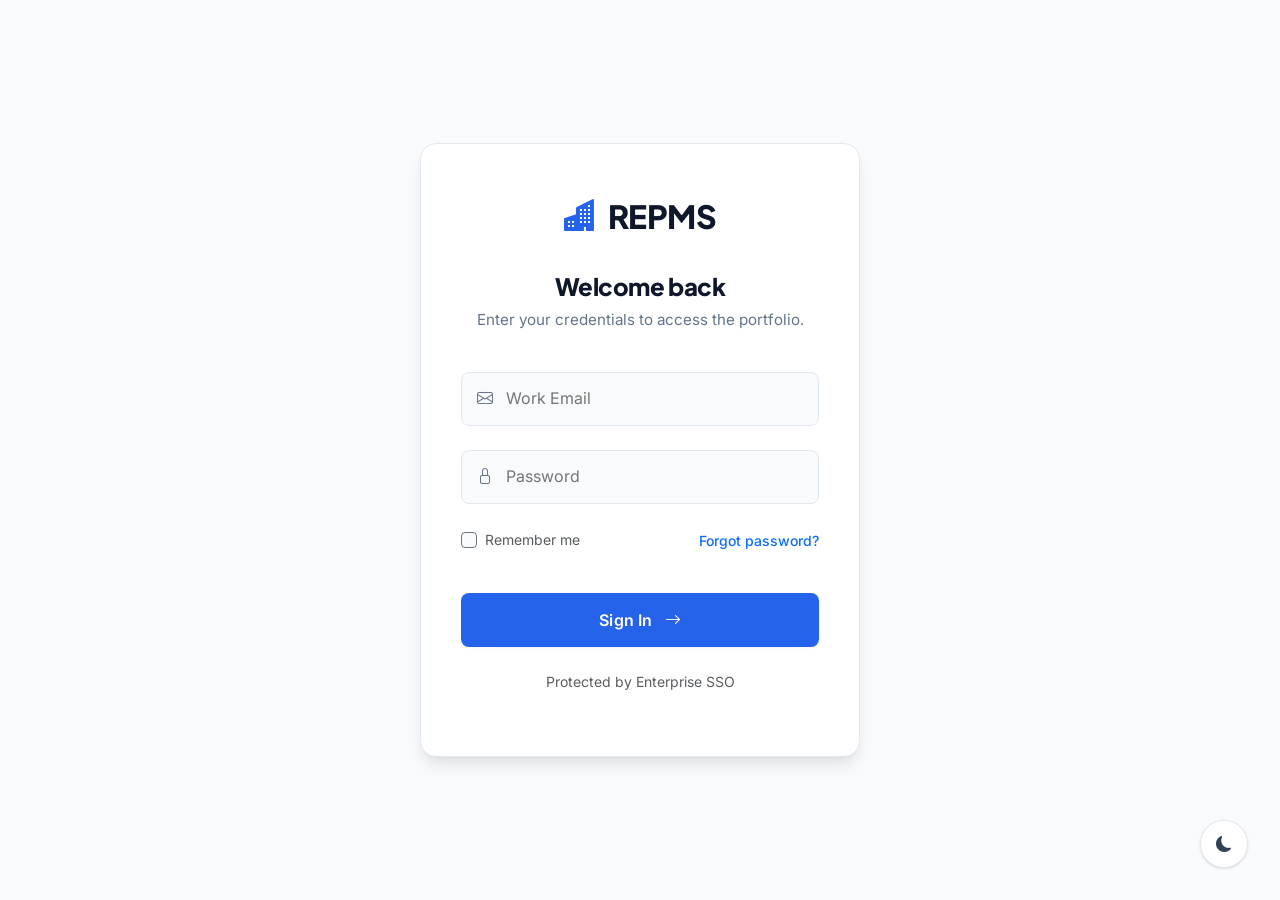
<file: pages/portfolio.html>
<!DOCTYPE html>
<html lang="en" data-bs-theme="light">
<head>
  <meta charset="UTF-8">
  <meta name="viewport" content="width=device-width, initial-scale=1.0">
  <title>REPMS — Portfolio & Unit Stacker</title>
  <script src="../assets/js/store.js"></script>
  <link href="https://cdn.jsdelivr.net/npm/bootstrap@5.3.3/dist/css/bootstrap.min.css" rel="stylesheet">
  <link href="https://cdn.jsdelivr.net/npm/bootstrap-icons@1.11.3/font/bootstrap-icons.min.css" rel="stylesheet">
  <link rel="stylesheet" href="../assets/css/main.css">
</head>
<body class="rep-body">
  
  <nav id="appNav" class="navbar navbar-expand-lg rep-navbar sticky-top" data-page="portfolio"></nav>

  <!-- MAIN PAGE CONTENT -->
  <main class="app-main page-portfolio">

    <!-- 1. Portfolio Header & Filter Pills -->
    <div class="d-flex flex-wrap justify-content-between align-items-center mb-4 gap-3">
      <div>
        <h1 class="rep-page-title">Portfolio & Unit Stack</h1>
        <p class="rep-page-subtitle">Multi-asset catalog and floor-by-floor occupancy visualizer</p>
      </div>
      <!-- Filter Tabs -->
      <div class="rep-filter-group btn-group flex-wrap" id="portfolioFilters" role="group">
        <button type="button" class="btn active" data-filter="all">All</button>
        <button type="button" class="btn" data-filter="residential">Residential</button>
        <button type="button" class="btn" data-filter="commercial">Commercial</button>
        <button type="button" class="btn" data-filter="retail">Retail</button>
        <button type="button" class="btn" data-filter="industrial">Industrial</button>
      </div>
    </div>

    <!-- 2. Signature Component: Interactive Building Unit Stacker -->
    <div class="rep-card p-4 mb-5">
      <div class="d-flex flex-wrap justify-content-between align-items-end mb-4 gap-3">
        <div>
          <div class="d-flex flex-wrap align-items-center gap-3 mb-1">
            <h3 class="rep-card__title mb-0" id="stackerTitle">Building Unit Stacker — Skyline Executive Tower</h3>
            <select id="stackerPropertySelect" class="form-select form-select-sm w-auto" aria-label="Select stacker building"></select>
          </div>
          <p class="text-muted small mb-0" id="stackerSubtitle">Class-A Commercial • 5 Floors • 16 Tracked Suites</p>
        </div>
        <!-- Status Legend -->
        <div class="d-flex flex-wrap gap-3 small fw-medium">
          <span class="d-flex align-items-center"><span class="rep-legend-dot" style="background-color: var(--status-occupied);"></span> Occupied (<span id="legOccupied">0</span>)</span>
          <span class="d-flex align-items-center"><span class="rep-legend-dot" style="background-color: var(--status-vacant);"></span> Vacant Ready (<span id="legVacant">0</span>)</span>
          <span class="d-flex align-items-center"><span class="rep-legend-dot" style="background-color: var(--status-renovating);"></span> Turnaround (<span id="legRenovating">0</span>)</span>
          <span class="d-flex align-items-center"><span class="rep-legend-dot" style="background-color: var(--status-delinquent);"></span> Delinquent (<span id="legDelinquent">0</span>)</span>
        </div>
      </div>

      <!-- Multi-Story Stacker Grid (Rendered Dynamically) -->
      <div class="rep-stacker" id="unitStackerGrid"></div>
    </div>

    <!-- 3. Asset Cards Grid (Multi-Asset Class) -->
    <div class="d-flex justify-content-between align-items-center mb-4">
      <h4 class="mb-0 rep-page-title fs-4">Featured Properties</h4>
      <button class="btn btn-primary btn-sm" data-bs-toggle="modal" data-bs-target="#addPropertyModal">
        <i class="bi bi-plus-lg me-1"></i> Add Property
      </button>
    </div>
    <div class="row g-4" id="propertyGrid"></div>

  </main>

  <!-- UNIT INSPECTOR MODAL -->
  <div class="modal fade" id="unitDetailModal" tabindex="-1" aria-hidden="true">
    <div class="modal-dialog modal-dialog-centered">
      <form class="modal-content" id="unitDetailForm">
        <div class="modal-header">
          <h5 class="modal-title fw-bold" id="unitModalTitle">Unit Details</h5>
          <button type="button" class="btn-close" data-bs-dismiss="modal"></button>
        </div>
        <div class="modal-body d-flex flex-column gap-3">
          <input type="hidden" name="unit">
          <div class="small text-muted">Area: <strong id="editUnitSqft" class="font-mono"></strong></div>
          <div>
            <label class="form-label small fw-medium">Tenant / Suite Status Label</label>
            <input type="text" name="tenant" class="form-control" required>
          </div>
          <div class="row g-3">
            <div class="col-6">
              <label class="form-label small fw-medium">Monthly Rent ($)</label>
              <input type="number" name="rent" class="form-control font-mono" min="0" required>
            </div>
            <div class="col-6">
              <label class="form-label small fw-medium">Status</label>
              <select name="status" class="form-select">
                <option value="occupied">Occupied</option>
                <option value="vacant">Vacant Ready</option>
                <option value="renovating">Turnaround</option>
                <option value="delinquent">Delinquent</option>
              </select>
            </div>
          </div>
        </div>
        <div class="modal-footer">
          <button type="button" class="btn btn-outline-secondary btn-sm" data-bs-dismiss="modal">Cancel</button>
          <button type="submit" class="btn btn-primary btn-sm">Save Unit Changes</button>
        </div>
      </form>
    </div>
  </div>

  <!-- MANAGE ASSET MODAL -->
  <div class="modal fade" id="assetDetailModal" tabindex="-1" aria-hidden="true">
    <div class="modal-dialog modal-dialog-centered">
      <form class="modal-content" id="assetDetailForm">
        <div class="modal-header">
          <div>
            <h5 class="modal-title fw-bold mb-0" id="assetModalTitle">Asset Details</h5>
            <small class="text-muted" id="assetModalAddress"></small>
          </div>
          <button type="button" class="btn-close" data-bs-dismiss="modal"></button>
        </div>
        <div class="modal-body d-flex flex-column gap-3">
          <input type="hidden" name="id">
          <div class="d-flex justify-content-between p-3 rounded" style="background: var(--color-bg-surface-hover);">
            <div><div class="small text-muted">Valuation</div><div class="fw-bold font-mono" id="assetModalVal"></div></div>
            <div><div class="small text-muted">Cap Rate</div><div class="fw-bold font-mono text-success" id="assetModalCap"></div></div>
          </div>
          <div class="row g-3">
            <div class="col-6">
              <label class="form-label small fw-medium">Occupancy (%)</label>
              <input type="number" step="0.1" min="0" max="100" name="occupancyRate" class="form-control font-mono" required>
            </div>
            <div class="col-6">
              <label class="form-label small fw-medium">Monthly Rev ($)</label>
              <input type="number" min="0" name="monthlyRevenue" class="form-control font-mono" required>
            </div>
          </div>
        </div>
        <div class="modal-footer">
          <button type="button" class="btn btn-outline-secondary btn-sm" data-bs-dismiss="modal">Close</button>
          <button type="submit" class="btn btn-primary btn-sm">Update Asset</button>
        </div>
      </form>
    </div>
  </div>

  <!-- ADD PROPERTY MODAL -->
  <div class="modal fade" id="addPropertyModal" tabindex="-1" aria-hidden="true">
    <div class="modal-dialog modal-dialog-centered">
      <form class="modal-content" id="addPropertyForm">
        <div class="modal-header">
          <h5 class="modal-title fw-bold">Onboard New Property</h5>
          <button type="button" class="btn-close" data-bs-dismiss="modal"></button>
        </div>
        <div class="modal-body d-flex flex-column gap-3">
          <div>
            <label class="form-label small fw-medium">Property Name</label>
            <input type="text" name="name" class="form-control" placeholder="e.g. Harborview Mixed-Use" required>
          </div>
          <div class="row g-2">
            <div class="col-6">
              <label class="form-label small fw-medium">Asset Class</label>
              <select name="assetClass" class="form-select">
                <option value="commercial">Commercial</option>
                <option value="residential">Residential</option>
                <option value="retail">Retail</option>
                <option value="industrial">Industrial</option>
              </select>
            </div>
            <div class="col-6">
              <label class="form-label small fw-medium">Total Units</label>
              <input type="number" name="totalUnits" class="form-control" value="24" min="1" required>
            </div>
          </div>
          <div>
            <label class="form-label small fw-medium">Address</label>
            <input type="text" name="address" class="form-control" placeholder="e.g. 250 Hudson St, NY" required>
          </div>
          <div class="row g-2">
            <div class="col-4">
              <label class="form-label small fw-medium">Occ (%)</label>
              <input type="number" step="0.1" name="occupancyRate" class="form-control" value="92.0" required>
            </div>
            <div class="col-4">
              <label class="form-label small fw-medium">Value ($M)</label>
              <input type="number" step="0.1" name="valuationM" class="form-control" value="15.0" required>
            </div>
            <div class="col-4">
              <label class="form-label small fw-medium">Rev ($K/mo)</label>
              <input type="number" name="revK" class="form-control" value="120" required>
            </div>
          </div>
        </div>
        <div class="modal-footer">
          <button type="button" class="btn btn-outline-secondary btn-sm" data-bs-dismiss="modal">Cancel</button>
          <button type="submit" class="btn btn-primary btn-sm">Add Property</button>
        </div>
      </form>
    </div>
  </div>
  
  <footer id="appFooter" class="rep-footer mt-auto"></footer>

  <!-- Bootstrap JS & Dev 1 Scripts -->
  <script src="https://cdn.jsdelivr.net/npm/bootstrap@5.3.3/dist/js/bootstrap.bundle.min.js"></script>
  <script src="../assets/js/shell.js"></script>
  <script src="../assets/js/portfolio.js"></script>
</body>
</html>
</file>
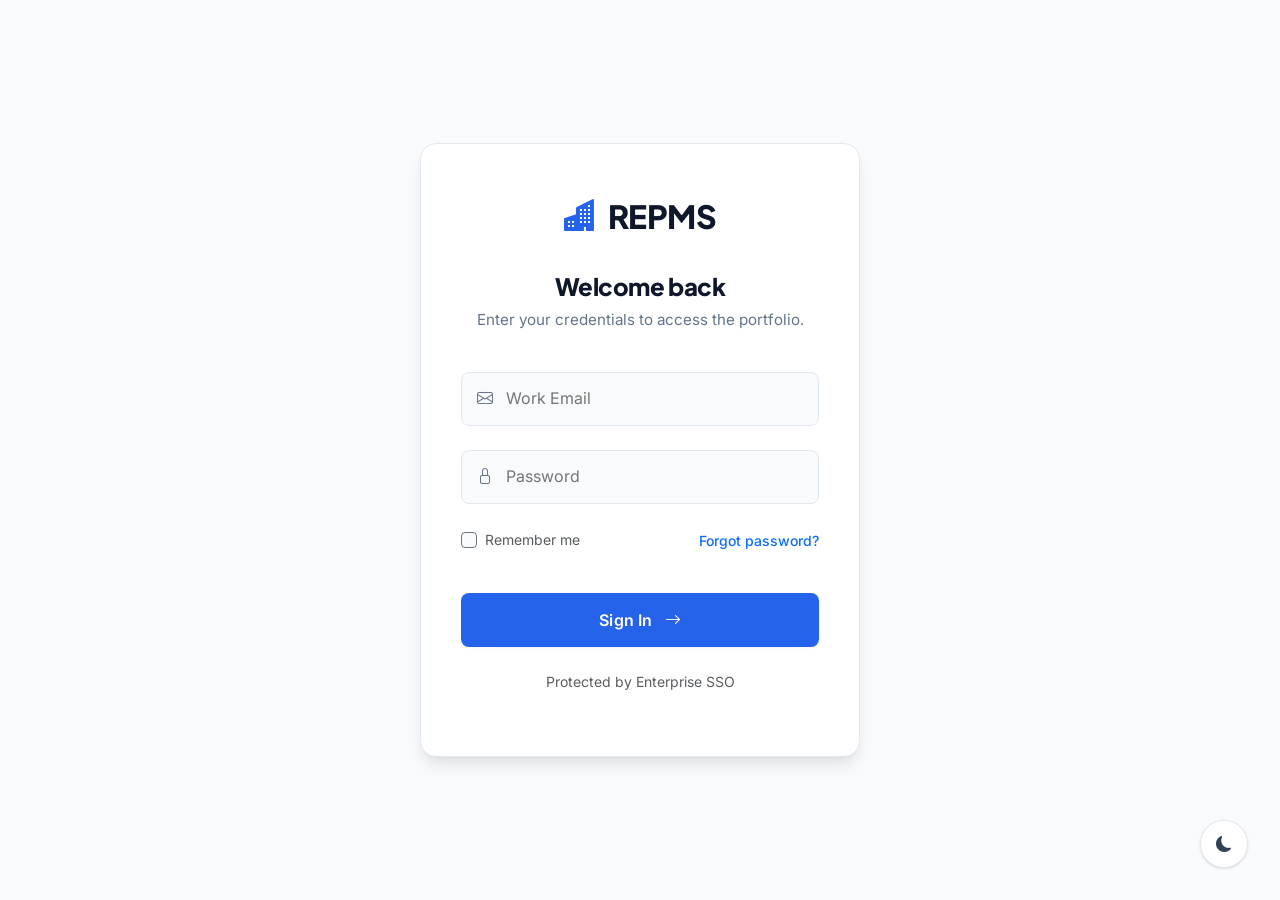
<file: pages/tenants.html>
<!DOCTYPE html>
<html lang="en" data-bs-theme="light">

<head>
    <meta charset="UTF-8">
    <meta name="viewport" content="width=device-width, initial-scale=1.0">

    <title>REPMS — Tenant Directory</title>
    <script src="../assets/js/store.js"></script>

    <!-- Bootstrap 5.3 -->
    <link
        href="https://cdn.jsdelivr.net/npm/bootstrap@5.3.3/dist/css/bootstrap.min.css"
        rel="stylesheet"
    >

    <!-- Bootstrap Icons -->
    <link
        href="https://cdn.jsdelivr.net/npm/bootstrap-icons@1.11.3/font/bootstrap-icons.min.css"
        rel="stylesheet"
    >

    <!-- REPMS Global CSS -->
    <link rel="stylesheet" href="../assets/css/main.css">

    <!-- Tenant Page CSS -->
    <link rel="stylesheet" href="../assets/css/pages/tenants.css">
</head>

<body class="rep-body">

    <!-- =========================================================
         TOP NAVBAR
         SAME STRUCTURE AS DASHBOARD
    ========================================================== -->
    <nav class="navbar navbar-expand-lg rep-navbar sticky-top">

        <div class="container-fluid px-4">

            <!-- BRAND -->
            <a
                class="navbar-brand d-flex align-items-center gap-2 fw-bold"
                href="../index.html"
            >
                <i class="bi bi-buildings-fill text-primary"></i>
                REPMS
            </a>


            <!-- MOBILE TOGGLES -->
            <div class="d-flex align-items-center gap-3 d-lg-none">

                <!-- Mobile Theme -->
                <button
                    class="btn btn-link text-muted p-0 border-0 theme-toggle-btn"
                    type="button"
                    aria-label="Toggle theme"
                >
                    <i class="bi bi-moon-fill fs-5 theme-icon"></i>
                </button>

                <!-- Mobile Navbar -->
                <button
                    class="navbar-toggler border-0 p-0 text-muted"
                    type="button"
                    data-bs-toggle="collapse"
                    data-bs-target="#topNavbar"
                    aria-controls="topNavbar"
                    aria-expanded="false"
                    aria-label="Toggle navigation"
                >
                    <i class="bi bi-list fs-2"></i>
                </button>

            </div>


            <!-- COLLAPSIBLE NAVBAR -->
            <div
                class="collapse navbar-collapse"
                id="topNavbar"
            >

                <!-- NAVIGATION -->
                <ul
                    class="navbar-nav me-auto mb-2 mb-lg-0 gap-1 mt-3 mt-lg-0"
                >

                    <!-- Dashboard -->
                    <li class="nav-item">
                        <a
                            class="nav-link"
                            href="../index.html"
                        >
                            <i class="bi bi-speedometer2 me-1 d-none d-lg-inline"></i>
                            Dashboard
                        </a>
                    </li>


                    <!-- Portfolio -->
                    <li class="nav-item">
                        <a
                            class="nav-link"
                            href="portfolio.html"
                        >
                            <i class="bi bi-building me-1 d-none d-lg-inline"></i>
                            Portfolio
                        </a>
                    </li>


                    <!-- Tenants - ACTIVE -->
                    <li class="nav-item">
                        <a
                            class="nav-link active"
                            href="tenants.html"
                        >
                            <i class="bi bi-people me-1 d-none d-lg-inline"></i>
                            Tenants
                        </a>
                    </li>


                    <!-- Leases -->
                    <li class="nav-item">
                        <a
                            class="nav-link"
                            href="leases.html"
                        >
                            <i class="bi bi-file-earmark-text me-1 d-none d-lg-inline"></i>
                            Leases
                        </a>
                    </li>


                    <!-- Financials -->
                    <li class="nav-item">
                        <a
                            class="nav-link"
                            href="../dev3/financial.html"
                        >
                            <i class="bi bi-cash-coin me-1 d-none d-lg-inline"></i>
                            Financials
                        </a>
                    </li>


                    <!-- Maintenance -->
                    <li class="nav-item">
                        <a
                            class="nav-link"
                            href="../dev3/maintenance.html"
                        >
                            <i class="bi bi-tools me-1 d-none d-lg-inline"></i>
                            Maintenance
                        </a>
                    </li>

                    <!-- Leasing -->
                    <li class="nav-item">
                        <a
                            class="nav-link"
                            href="leasing.html"
                        >
                            <i class="bi bi-key me-1 d-none d-lg-inline"></i>
                            Leasing
                        </a>
                    </li>

                    <!-- Analytics -->
                    <li class="nav-item">
                        <a
                            class="nav-link"
                            href="analytics.html"
                        >
                            <i class="bi bi-graph-up-arrow me-1 d-none d-lg-inline"></i>
                            Analytics
                        </a>
                    </li>

                </ul>


                <!-- =====================================================
                     RIGHT SIDE UTILITIES
                ====================================================== -->
                <div
                    class="d-flex flex-column flex-lg-row align-items-lg-center gap-3 mt-3 mt-lg-0"
                >

                    <!-- SEARCH BOX -->
                    <div
                        class="d-flex align-items-center rounded px-3 py-1 search-wrapper"
                    >

                        <i class="bi bi-search text-muted me-2"></i>

                        <input
                            type="text"
                            class="bg-transparent border-0 w-100"
                            placeholder="Search..."
                            style="
                                outline: none;
                                font-size: 0.875rem;
                                color: var(--color-text-main);
                            "
                        >

                        <kbd class="d-none d-md-block search-kbd">
                            Ctrl K
                        </kbd>

                    </div>


                    <!-- DESKTOP THEME + NOTIFICATIONS -->
                    <div
                        class="d-none d-lg-flex align-items-center gap-3"
                    >

                        <!-- Theme -->
                        <button
                            class="btn btn-link text-muted p-0 border-0 theme-toggle-btn"
                            type="button"
                            aria-label="Toggle theme"
                        >
                            <i class="bi bi-moon-fill fs-5 theme-icon"></i>
                        </button>


                        <!-- Notification -->
                        <div
                            class="position-relative cursor-pointer text-muted"
                        >

                            <i class="bi bi-bell fs-5"></i>

                            <span
                                class="position-absolute top-0 start-100 translate-middle badge rounded-pill bg-danger"
                                style="font-size: 0.55rem;"
                            >
                                3
                            </span>

                        </div>

                    </div>


                    <!-- USER DROPDOWN -->
                    <div class="dropdown">

                        <button
                            class="btn btn-link text-decoration-none p-0 d-flex align-items-center gap-2 w-100"
                            type="button"
                            data-bs-toggle="dropdown"
                            aria-expanded="false"
                        >

                            <img
                                src="https://i.pravatar.cc/32?img=47"
                                alt="User"
                                class="rounded-circle"
                                width="32"
                                height="32"
                            >

                            <div class="text-start d-lg-none">

                                <div
                                    class="fw-bold lh-1 user-name-label"
                                    style="
                                        font-size: 0.9rem;
                                        color: var(--color-text-heading);
                                    "
                                ></div>

                                <div
                                    class="text-muted user-role-label"
                                    style="font-size: 0.75rem;"
                                ></div>

                            </div>

                        </button>


                        <ul
                            class="dropdown-menu dropdown-menu-lg-end shadow-sm border mt-2 mt-lg-3"
                            style="
                                border-color: var(--color-border-card) !important;
                                background-color: var(--color-bg-surface);
                            "
                        >

                            <li>
                                <div class="dropdown-item-text fw-bold d-none d-lg-block user-name-label"></div>
                            </li>

                            <li>
                                <div class="dropdown-item-text text-muted small d-none d-lg-block mb-2 user-role-label"></div>
                            </li>

                            <li>
                                <a class="dropdown-item" href="#">
                                    Profile Settings
                                </a>
                            </li>

                            <li>
                                <a class="dropdown-item" href="#">
                                    Manage Access
                                </a>
                            </li>

                            <li>
                                <hr class="dropdown-divider border-secondary">
                            </li>

                            <li>
                                <a
                                    class="dropdown-item text-danger"
                                    href="../login.html"
                                >
                                    Sign Out
                                </a>
                            </li>

                        </ul>

                    </div>


                    <!-- QUICK ACTION -->
                    <button
                        class="btn btn-primary btn-sm ms-lg-2 mt-2 mt-lg-0"
                        type="button"
                        data-bs-toggle="offcanvas"
                        data-bs-target="#quickActionDrawer"
                    >
                        <i class="bi bi-plus-lg"></i>
                        Action
                    </button>

                </div>

            </div>

        </div>

    </nav>


    <!-- =========================================================
         MAIN CONTENT
    ========================================================== -->
    <main class="app-main page-tenants">

        <!-- PAGE HEADER -->
        <div
            class="d-flex flex-column flex-md-row justify-content-between align-items-md-center mb-4 gap-3"
        >

            <div>

                <h1 class="rep-page-title">
                    Tenant Directory & Profiles
                </h1>

                <p class="rep-page-subtitle">
                    Active occupants, lease terms, payment health, and tenant communication
                </p>

            </div>


            <div class="d-flex gap-2">

                <button
                    class="btn btn-outline-secondary btn-sm"
                    type="button"
                >
                    <i class="bi bi-download me-1"></i>
                    Export Tenants
                </button>

                <button
                    class="btn btn-primary btn-sm"
                    type="button"
                    data-bs-toggle="modal"
                    data-bs-target="#addTenantModal"
                >
                    <i class="bi bi-person-plus me-1"></i>
                    Add New Tenant
                </button>

            </div>

        </div>


        <!-- =====================================================
             KPI CARDS
        ====================================================== -->
        <div class="row g-3 mb-4">

            <!-- KPI 1 -->
            <div class="col-xl-3 col-md-6">

                <div class="rep-card rep-card--kpi h-100">

                    <div class="rep-kpi__header">

                        <span class="rep-kpi__label">
                            Total Active Tenants
                        </span>

                        <span class="text-primary">
                            <i class="bi bi-people"></i>
                        </span>

                    </div>

                    <div class="rep-kpi__value font-mono">
                        1,248
                    </div>

                    <div class="rep-kpi__trend text-success">
                        <i class="bi bi-arrow-up-right"></i>
                        +14 this month
                    </div>

                </div>

            </div>


            <!-- KPI 2 -->
            <div class="col-xl-3 col-md-6">

                <div class="rep-card rep-card--kpi h-100">

                    <div class="rep-kpi__header">

                        <span class="rep-kpi__label">
                            Current Delinquency Rate
                        </span>

                        <span class="text-warning">
                            <i class="bi bi-exclamation-circle"></i>
                        </span>

                    </div>

                    <div class="rep-kpi__value font-mono">
                        1.8%
                    </div>

                    <div class="rep-kpi__trend text-success">
                        <i class="bi bi-arrow-down-right"></i>
                        Down 0.4% MoM
                    </div>

                </div>

            </div>


            <!-- KPI 3 -->
            <div class="col-xl-3 col-md-6">

                <div class="rep-card rep-card--kpi h-100">

                    <div class="rep-kpi__header">

                        <span class="rep-kpi__label">
                            Leases Expiring in 60 Days
                        </span>

                        <span class="text-danger">
                            <i class="bi bi-calendar-event"></i>
                        </span>

                    </div>

                    <div class="rep-kpi__value font-mono">
                        34
                    </div>

                    <div class="rep-kpi__trend text-muted">
                        18 renewal pending
                    </div>

                </div>

            </div>


            <!-- KPI 4 -->
            <div class="col-xl-3 col-md-6">

                <div class="rep-card rep-card--kpi h-100">

                    <div class="rep-kpi__header">

                        <span class="rep-kpi__label">
                            Avg. Tenancy Tenure
                        </span>

                        <span class="text-info">
                            <i class="bi bi-clock-history"></i>
                        </span>

                    </div>

                    <div class="rep-kpi__value font-mono">
                        3.2 Years
                    </div>

                    <div class="rep-kpi__trend text-success">
                        High retention rate
                    </div>

                </div>

            </div>

        </div>


        <!-- =====================================================
             FILTER BAR
        ====================================================== -->
        <div class="rep-card p-3 mb-4">

            <div class="row g-2 align-items-center">

                <!-- Search -->
                <div class="col-xl-4 col-lg-6">

                    <div class="input-group">

                        <span class="input-group-text bg-transparent">
                            <i class="bi bi-search"></i>
                        </span>

                        <input
                            type="text"
                            class="form-control"
                            placeholder="Search by tenant, company, or unit..."
                        >

                    </div>

                </div>


                <!-- Property -->
                <div class="col-xl-2 col-lg-6">

                    <select class="form-select">

                        <option selected>
                            All Properties
                        </option>

                        <option>Skyline Tower</option>
                        <option>Harborview Condos</option>
                        <option>Metro Logistics Park</option>
                        <option>Grand Plaza Retail</option>
                        <option>Highline Mixed-Use</option>

                    </select>

                </div>


                <!-- Status -->
                <div class="col-xl-2 col-lg-6">

                    <select class="form-select">

                        <option selected>
                            All Statuses
                        </option>

                        <option>Active</option>
                        <option>Grace Period</option>
                        <option>30+ Days Delinquent</option>
                        <option>Expiring Soon</option>

                    </select>

                </div>


                <!-- Asset Class -->
                <div class="col-xl-2 col-lg-6">

                    <select class="form-select">

                        <option selected>
                            All Classes
                        </option>

                        <option>Commercial</option>
                        <option>Residential</option>
                        <option>Retail</option>
                        <option>Industrial</option>

                    </select>

                </div>


                <!-- Reset -->
                <div class="col-xl-2 col-lg-12">

                    <button
                        class="btn btn-outline-secondary w-100"
                        type="button"
                    >
                        <i class="bi bi-arrow-counterclockwise me-1"></i>
                        Reset Filters
                    </button>

                </div>

            </div>

        </div>


        <!-- =====================================================
             TENANT TABLE
        ====================================================== -->
        <div class="rep-card p-0 overflow-hidden">

            <div
                class="p-4 border-bottom d-flex justify-content-between align-items-center"
                style="border-color: var(--color-border-card) !important;"
            >

                <div>

                    <h3 class="rep-card__title mb-1">
                        Tenant Directory
                    </h3>

                    <p class="text-muted small mb-0">
                        10 active tenant records shown
                    </p>

                </div>

                <span class="badge bg-primary-subtle text-primary border border-primary">
                    1,248 Active
                </span>

            </div>


            <div class="table-responsive">

                <table
                    class="table table-hover align-middle mb-0 text-nowrap"
                    style="
                        --bs-table-bg: transparent;
                        --bs-table-color: var(--color-text-main);
                        --bs-table-hover-bg: var(--color-bg-surface-hover);
                    "
                >

                    <thead
                        style="
                            --bs-table-bg: var(--color-bg-surface-secondary);
                        "
                    >

                        <tr class="text-muted small">

                            <th class="py-3 px-4">
                                TENANT
                            </th>

                            <th class="py-3">
                                PROPERTY & UNIT
                            </th>

                            <th class="py-3">
                                ASSET CLASS
                            </th>

                            <th class="py-3">
                                LEASE PERIOD
                            </th>

                            <th class="py-3">
                                MONTHLY RENT
                            </th>

                            <th class="py-3">
                                PAYMENT STATUS
                            </th>

                            <th class="py-3">
                                DEPOSIT ESCROW
                            </th>

                            <th class="py-3 px-4 text-end">
                                ACTIONS
                            </th>

                        </tr>

                    </thead>


                    <tbody>

                        <!-- Row 1 -->
                        <tr>

                            <td class="px-4">

                                <div class="d-flex align-items-center gap-3">

                                    <div class="rounded-circle bg-primary-subtle text-primary d-flex align-items-center justify-content-center"
                                         style="width:38px;height:38px;">
                                        AC
                                    </div>

                                    <div>
                                        <div class="fw-semibold">
                                            Apex Capital LLC
                                        </div>

                                        <div class="text-muted small">
                                            Commercial Tenant
                                        </div>
                                    </div>

                                </div>

                            </td>

                            <td>
                                Skyline Tower — Suite 1201
                            </td>

                            <td>
                                <span class="badge bg-primary-subtle text-primary">
                                    Commercial
                                </span>
                            </td>

                            <td>
                                <div>Jan 2023 – Dec 2026</div>
                                <small class="text-muted">
                                    284 days remaining
                                </small>
                            </td>

                            <td class="font-mono">
                                $14,250.00 / mo
                            </td>

                            <td>
                                <span class="badge bg-success-subtle text-success border border-success">
                                    Current / Paid
                                </span>
                            </td>

                            <td class="font-mono">
                                $28,500.00
                            </td>

                            <td class="px-4 text-end">

                                <button
                                    class="btn btn-sm btn-outline-primary"
                                    data-bs-toggle="offcanvas"
                                    data-bs-target="#tenantProfileDrawer"
                                >
                                    <i class="bi bi-eye"></i>
                                </button>

                                <button class="btn btn-sm btn-outline-secondary">
                                    <i class="bi bi-three-dots"></i>
                                </button>

                            </td>

                        </tr>


                        <!-- Row 2 -->
                        <tr>

                            <td class="px-4">
                                <div class="d-flex align-items-center gap-3">

                                    <div class="rounded-circle bg-info-subtle text-info d-flex align-items-center justify-content-center"
                                         style="width:38px;height:38px;">
                                        ER
                                    </div>

                                    <div>
                                        <div class="fw-semibold">
                                            Elena Rostova
                                        </div>

                                        <div class="text-muted small">
                                            Residential Tenant
                                        </div>
                                    </div>

                                </div>
                            </td>

                            <td>
                                Harborview Condos — Apt 4B
                            </td>

                            <td>
                                <span class="badge bg-info-subtle text-info">
                                    Residential
                                </span>
                            </td>

                            <td>
                                <div>Mar 2025 – Feb 2027</div>
                                <small class="text-muted">
                                    523 days remaining
                                </small>
                            </td>

                            <td class="font-mono">
                                $3,850.00 / mo
                            </td>

                            <td>
                                <span class="badge bg-success-subtle text-success border border-success">
                                    Current / Paid
                                </span>
                            </td>

                            <td class="font-mono">
                                $7,700.00
                            </td>

                            <td class="px-4 text-end">
                                <button
                                    class="btn btn-sm btn-outline-primary"
                                    data-bs-toggle="offcanvas"
                                    data-bs-target="#tenantProfileDrawer"
                                >
                                    <i class="bi bi-eye"></i>
                                </button>
                                <button class="btn btn-sm btn-outline-secondary">
                                    <i class="bi bi-three-dots"></i>
                                </button>
                            </td>

                        </tr>


                        <!-- Row 3 -->
                        <tr>

                            <td class="px-4">
                                <div class="d-flex align-items-center gap-3">

                                    <div class="rounded-circle bg-success-subtle text-success d-flex align-items-center justify-content-center"
                                         style="width:38px;height:38px;">
                                        OD
                                    </div>

                                    <div>
                                        <div class="fw-semibold">
                                            OmniHealth Diagnostics
                                        </div>

                                        <div class="text-muted small">
                                            Healthcare
                                        </div>
                                    </div>

                                </div>
                            </td>

                            <td>
                                Skyline Tower — Suite 802
                            </td>

                            <td>
                                <span class="badge bg-primary-subtle text-primary">
                                    Commercial
                                </span>
                            </td>

                            <td>
                                <div>Jul 2022 – Jun 2027</div>
                                <small class="text-muted">
                                    406 days remaining
                                </small>
                            </td>

                            <td class="font-mono">
                                $18,750.00 / mo
                            </td>

                            <td>
                                <span class="badge bg-success-subtle text-success">
                                    Paid
                                </span>
                            </td>

                            <td class="font-mono">
                                $37,500.00
                            </td>

                            <td class="px-4 text-end">
                                <button class="btn btn-sm btn-outline-primary"
                                        data-bs-toggle="offcanvas"
                                        data-bs-target="#tenantProfileDrawer">
                                    <i class="bi bi-eye"></i>
                                </button>
                                <button class="btn btn-sm btn-outline-secondary">
                                    <i class="bi bi-three-dots"></i>
                                </button>
                            </td>

                        </tr>


                        <!-- Row 4 -->
                        <tr>

                            <td class="px-4">
                                <div class="d-flex align-items-center gap-3">

                                    <div class="rounded-circle bg-warning-subtle text-warning d-flex align-items-center justify-content-center"
                                         style="width:38px;height:38px;">
                                        BL
                                    </div>

                                    <div>
                                        <div class="fw-semibold">
                                            Bluefin Logistics
                                        </div>

                                        <div class="text-muted small">
                                            Logistics Company
                                        </div>
                                    </div>

                                </div>
                            </td>

                            <td>
                                Metro Logistics Park — B-14
                            </td>

                            <td>
                                <span class="badge bg-warning-subtle text-warning">
                                    Industrial
                                </span>
                            </td>

                            <td>
                                <div>Jan 2024 – Dec 2028</div>
                                <small class="text-muted">
                                    831 days remaining
                                </small>
                            </td>

                            <td class="font-mono">
                                $22,400.00 / mo
                            </td>

                            <td>
                                <span class="badge bg-warning-subtle text-warning">
                                    Grace Period
                                </span>
                            </td>

                            <td class="font-mono">
                                $44,800.00
                            </td>

                            <td class="px-4 text-end">
                                <button class="btn btn-sm btn-outline-primary"
                                        data-bs-toggle="offcanvas"
                                        data-bs-target="#tenantProfileDrawer">
                                    <i class="bi bi-eye"></i>
                                </button>
                                <button class="btn btn-sm btn-outline-secondary">
                                    <i class="bi bi-three-dots"></i>
                                </button>
                            </td>

                        </tr>


                        <!-- Row 5 -->
                        <tr>

                            <td class="px-4">
                                <div class="d-flex align-items-center gap-3">

                                    <div class="rounded-circle bg-danger-subtle text-danger d-flex align-items-center justify-content-center"
                                         style="width:38px;height:38px;">
                                        MV
                                    </div>

                                    <div>
                                        <div class="fw-semibold">
                                            Dr. Marcus Vance
                                        </div>

                                        <div class="text-muted small">
                                            Medical Office
                                        </div>
                                    </div>

                                </div>
                            </td>

                            <td>
                                Grand Plaza Retail — R-08
                            </td>

                            <td>
                                <span class="badge bg-danger-subtle text-danger">
                                    Retail
                                </span>
                            </td>

                            <td>
                                <div>Apr 2023 – Mar 2027</div>
                                <small class="text-muted">
                                    194 days remaining
                                </small>
                            </td>

                            <td class="font-mono">
                                $8,950.00 / mo
                            </td>

                            <td>
                                <span class="badge bg-danger-subtle text-danger">
                                    30+ Days Overdue
                                </span>
                            </td>

                            <td class="font-mono">
                                $17,900.00
                            </td>

                            <td class="px-4 text-end">
                                <button class="btn btn-sm btn-outline-primary"
                                        data-bs-toggle="offcanvas"
                                        data-bs-target="#tenantProfileDrawer">
                                    <i class="bi bi-eye"></i>
                                </button>
                                <button class="btn btn-sm btn-outline-secondary">
                                    <i class="bi bi-three-dots"></i>
                                </button>
                            </td>

                        </tr>


                        <!-- Row 6 -->
                        <tr>

                            <td class="px-4">
                                <div class="d-flex align-items-center gap-3">

                                    <div class="rounded-circle bg-secondary-subtle text-secondary d-flex align-items-center justify-content-center"
                                         style="width:38px;height:38px;">
                                        NG
                                    </div>

                                    <div>
                                        <div class="fw-semibold">
                                            Nova Green Foods
                                        </div>

                                        <div class="text-muted small">
                                            Retail Tenant
                                        </div>
                                    </div>

                                </div>
                            </td>

                            <td>
                                Highline Mixed-Use — Unit 204
                            </td>

                            <td>
                                <span class="badge bg-danger-subtle text-danger">
                                    Retail
                                </span>
                            </td>

                            <td>
                                <div>Sep 2024 – Aug 2028</div>
                                <small class="text-muted">
                                    711 days remaining
                                </small>
                            </td>

                            <td class="font-mono">
                                $7,600.00 / mo
                            </td>

                            <td>
                                <span class="badge bg-success-subtle text-success">
                                    Paid
                                </span>
                            </td>

                            <td class="font-mono">
                                $15,200.00
                            </td>

                            <td class="px-4 text-end">
                                <button class="btn btn-sm btn-outline-primary"
                                        data-bs-toggle="offcanvas"
                                        data-bs-target="#tenantProfileDrawer">
                                    <i class="bi bi-eye"></i>
                                </button>
                                <button class="btn btn-sm btn-outline-secondary">
                                    <i class="bi bi-three-dots"></i>
                                </button>
                            </td>

                        </tr>


                        <!-- Row 7 -->
                        <tr>

                            <td class="px-4">
                                <div class="d-flex align-items-center gap-3">

                                    <div class="rounded-circle bg-primary-subtle text-primary d-flex align-items-center justify-content-center"
                                         style="width:38px;height:38px;">
                                        HC
                                    </div>

                                    <div>
                                        <div class="fw-semibold">
                                            Horizon Consulting
                                        </div>

                                        <div class="text-muted small">
                                            Corporate Office
                                        </div>
                                    </div>

                                </div>
                            </td>

                            <td>
                                Skyline Tower — Suite 504
                            </td>

                            <td>
                                <span class="badge bg-primary-subtle text-primary">
                                    Commercial
                                </span>
                            </td>

                            <td>
                                <div>Oct 2021 – Sep 2026</div>
                                <small class="text-danger">
                                    Expiring soon
                                </small>
                            </td>

                            <td class="font-mono">
                                $11,200.00 / mo
                            </td>

                            <td>
                                <span class="badge bg-success-subtle text-success">
                                    Paid
                                </span>
                            </td>

                            <td class="font-mono">
                                $22,400.00
                            </td>

                            <td class="px-4 text-end">
                                <button class="btn btn-sm btn-outline-primary"
                                        data-bs-toggle="offcanvas"
                                        data-bs-target="#tenantProfileDrawer">
                                    <i class="bi bi-eye"></i>
                                </button>
                                <button class="btn btn-sm btn-outline-secondary">
                                    <i class="bi bi-three-dots"></i>
                                </button>
                            </td>

                        </tr>


                        <!-- Row 8 -->
                        <tr>

                            <td class="px-4">
                                <div class="d-flex align-items-center gap-3">

                                    <div class="rounded-circle bg-info-subtle text-info d-flex align-items-center justify-content-center"
                                         style="width:38px;height:38px;">
                                        SA
                                    </div>

                                    <div>
                                        <div class="fw-semibold">
                                            Sterling Analytics
                                        </div>

                                        <div class="text-muted small">
                                            Technology Company
                                        </div>
                                    </div>

                                </div>
                            </td>

                            <td>
                                Highline Mixed-Use — Unit 511
                            </td>

                            <td>
                                <span class="badge bg-primary-subtle text-primary">
                                    Commercial
                                </span>
                            </td>

                            <td>
                                <div>Jun 2024 – May 2029</div>
                                <small class="text-muted">
                                    982 days remaining
                                </small>
                            </td>

                            <td class="font-mono">
                                $12,800.00 / mo
                            </td>

                            <td>
                                <span class="badge bg-success-subtle text-success">
                                    Paid
                                </span>
                            </td>

                            <td class="font-mono">
                                $25,600.00
                            </td>

                            <td class="px-4 text-end">
                                <button class="btn btn-sm btn-outline-primary"
                                        data-bs-toggle="offcanvas"
                                        data-bs-target="#tenantProfileDrawer">
                                    <i class="bi bi-eye"></i>
                                </button>
                                <button class="btn btn-sm btn-outline-secondary">
                                    <i class="bi bi-three-dots"></i>
                                </button>
                            </td>

                        </tr>


                        <!-- Row 9 -->
                        <tr>

                            <td class="px-4">
                                <div class="d-flex align-items-center gap-3">

                                    <div class="rounded-circle bg-success-subtle text-success d-flex align-items-center justify-content-center"
                                         style="width:38px;height:38px;">
                                        PC
                                    </div>

                                    <div>
                                        <div class="fw-semibold">
                                            Pacific Crest Labs
                                        </div>

                                        <div class="text-muted small">
                                            Research Facility
                                        </div>
                                    </div>

                                </div>
                            </td>

                            <td>
                                Metro Logistics Park — C-03
                            </td>

                            <td>
                                <span class="badge bg-warning-subtle text-warning">
                                    Industrial
                                </span>
                            </td>

                            <td>
                                <div>Feb 2024 – Jan 2029</div>
                                <small class="text-muted">
                                    745 days remaining
                                </small>
                            </td>

                            <td class="font-mono">
                                $16,300.00 / mo
                            </td>

                            <td>
                                <span class="badge bg-success-subtle text-success">
                                    Paid
                                </span>
                            </td>

                            <td class="font-mono">
                                $32,600.00
                            </td>

                            <td class="px-4 text-end">
                                <button class="btn btn-sm btn-outline-primary"
                                        data-bs-toggle="offcanvas"
                                        data-bs-target="#tenantProfileDrawer">
                                    <i class="bi bi-eye"></i>
                                </button>
                                <button class="btn btn-sm btn-outline-secondary">
                                    <i class="bi bi-three-dots"></i>
                                </button>
                            </td>

                        </tr>


                        <!-- Row 10 -->
                        <tr>

                            <td class="px-4">
                                <div class="d-flex align-items-center gap-3">

                                    <div class="rounded-circle bg-warning-subtle text-warning d-flex align-items-center justify-content-center"
                                         style="width:38px;height:38px;">
                                        RH
                                    </div>

                                    <div>
                                        <div class="fw-semibold">
                                            Redwood Hospitality
                                        </div>

                                        <div class="text-muted small">
                                            Hospitality Group
                                        </div>
                                    </div>

                                </div>
                            </td>

                            <td>
                                Grand Plaza Retail — R-14
                            </td>

                            <td>
                                <span class="badge bg-danger-subtle text-danger">
                                    Retail
                                </span>
                            </td>

                            <td>
                                <div>Aug 2022 – Jul 2027</div>
                                <small class="text-muted">
                                    312 days remaining
                                </small>
                            </td>

                            <td class="font-mono">
                                $13,450.00 / mo
                            </td>

                            <td>
                                <span class="badge bg-success-subtle text-success">
                                    Paid
                                </span>
                            </td>

                            <td class="font-mono">
                                $26,900.00
                            </td>

                            <td class="px-4 text-end">
                                <button class="btn btn-sm btn-outline-primary"
                                        data-bs-toggle="offcanvas"
                                        data-bs-target="#tenantProfileDrawer">
                                    <i class="bi bi-eye"></i>
                                </button>
                                <button class="btn btn-sm btn-outline-secondary">
                                    <i class="bi bi-three-dots"></i>
                                </button>
                            </td>

                        </tr>

                    </tbody>

                </table>

            </div>


            <!-- PAGINATION -->
            <div class="p-3 border-top d-flex justify-content-between align-items-center">

                <span class="text-muted small">
                    Showing 1–10 of 1,248 tenants
                </span>

                <nav>

                    <ul class="pagination pagination-sm mb-0">

                        <li class="page-item disabled">
                            <a class="page-link" href="#">
                                Previous
                            </a>
                        </li>

                        <li class="page-item active">
                            <a class="page-link" href="#">
                                1
                            </a>
                        </li>

                        <li class="page-item">
                            <a class="page-link" href="#">
                                2
                            </a>
                        </li>

                        <li class="page-item">
                            <a class="page-link" href="#">
                                3
                            </a>
                        </li>

                        <li class="page-item">
                            <a class="page-link" href="#">
                                Next
                            </a>
                        </li>

                    </ul>

                </nav>

            </div>

        </div>

    </main>


    <!-- =========================================================
         FOOTER
    ========================================================== -->
    <footer class="rep-footer mt-auto">

        &copy; 2026 REPMS Enterprise.
        All rights reserved.
        Version 2.6.0.

    </footer>


    <!-- =========================================================
         TENANT PROFILE DRAWER
    ========================================================== -->
    <div
        class="offcanvas offcanvas-end rep-offcanvas"
        tabindex="-1"
        id="tenantProfileDrawer"
        aria-labelledby="tenantProfileDrawerLabel"
    >

        <div class="offcanvas-header border-bottom">

            <div>

                <h5
                    class="offcanvas-title"
                    id="tenantProfileDrawerLabel"
                >
                    Apex Capital LLC
                </h5>

                <div class="text-muted small">
                    Skyline Tower — Suite 1201
                </div>

            </div>

            <button
                type="button"
                class="btn-close"
                data-bs-dismiss="offcanvas"
                aria-label="Close"
            ></button>

        </div>


        <div class="offcanvas-body">

            <!-- PROFILE -->
            <div class="d-flex align-items-center gap-3 mb-4">

                <div
                    class="rounded-circle bg-primary-subtle text-primary d-flex align-items-center justify-content-center fw-bold"
                    style="width:64px;height:64px;"
                >
                    AC
                </div>

                <div>

                    <h5 class="mb-1">
                        Apex Capital LLC
                    </h5>

                    <span class="badge bg-success-subtle text-success">
                        Active / Paid
                    </span>

                </div>

            </div>


            <!-- CONTACT -->
            <div class="mb-4">

                <h6 class="fw-bold mb-3">
                    Contact & Emergency Information
                </h6>

                <div class="small">

                    <div class="mb-2">
                        <i class="bi bi-telephone me-2 text-primary"></i>
                        +1 (555) 284-0192
                    </div>

                    <div class="mb-2">
                        <i class="bi bi-envelope me-2 text-primary"></i>
                        operations@apexcapital.example
                    </div>

                    <div class="mb-2">
                        <i class="bi bi-person me-2 text-primary"></i>
                        Billing Contact: Michael Reed
                    </div>

                    <div>
                        <i class="bi bi-shield-check me-2 text-primary"></i>
                        Emergency Contact: Rachel Reed
                    </div>

                </div>

            </div>


            <!-- LEASE SUMMARY -->
            <div class="mb-4">

                <h6 class="fw-bold mb-3">
                    Lease Summary
                </h6>

                <div class="row g-3 small">

                    <div class="col-6">
                        <div class="text-muted">
                            Commencement
                        </div>
                        <strong>Jan 01, 2023</strong>
                    </div>

                    <div class="col-6">
                        <div class="text-muted">
                            Expiration
                        </div>
                        <strong>Dec 31, 2026</strong>
                    </div>

                    <div class="col-6">
                        <div class="text-muted">
                            Square Feet
                        </div>
                        <strong>8,420 sq ft</strong>
                    </div>

                    <div class="col-6">
                        <div class="text-muted">
                            Deposit
                        </div>
                        <strong>$28,500</strong>
                    </div>

                    <div class="col-12">
                        <div class="text-muted">
                            Renewal Option
                        </div>
                        <strong>
                            Two additional 3-year options
                        </strong>
                    </div>

                </div>

            </div>


            <!-- PAYMENT LEDGER -->
            <div class="mb-4">

                <h6 class="fw-bold mb-3">
                    Payment Ledger — Last 6 Months
                </h6>

                <div class="table-responsive">

                    <table class="table table-sm align-middle">

                        <thead>

                            <tr class="small text-muted">

                                <th>Month</th>
                                <th>Amount</th>
                                <th>Status</th>

                            </tr>

                        </thead>

                        <tbody>

                            <tr>
                                <td>Sep 2026</td>
                                <td>$14,250</td>
                                <td>
                                    <span class="badge bg-success-subtle text-success">
                                        Paid
                                    </span>
                                </td>
                            </tr>

                            <tr>
                                <td>Aug 2026</td>
                                <td>$14,250</td>
                                <td>
                                    <span class="badge bg-success-subtle text-success">
                                        Paid
                                    </span>
                                </td>
                            </tr>

                            <tr>
                                <td>Jul 2026</td>
                                <td>$14,250</td>
                                <td>
                                    <span class="badge bg-success-subtle text-success">
                                        Paid
                                    </span>
                                </td>
                            </tr>

                            <tr>
                                <td>Jun 2026</td>
                                <td>$14,250</td>
                                <td>
                                    <span class="badge bg-success-subtle text-success">
                                        Paid
                                    </span>
                                </td>
                            </tr>

                            <tr>
                                <td>May 2026</td>
                                <td>$14,250</td>
                                <td>
                                    <span class="badge bg-success-subtle text-success">
                                        Paid
                                    </span>
                                </td>
                            </tr>

                            <tr>
                                <td>Apr 2026</td>
                                <td>$14,250</td>
                                <td>
                                    <span class="badge bg-warning-subtle text-warning">
                                        Late Fee
                                    </span>
                                </td>
                            </tr>

                        </tbody>

                    </table>

                </div>

            </div>


            <!-- MAINTENANCE -->
            <div class="mb-4">

                <h6 class="fw-bold mb-3">
                    Active Maintenance
                </h6>

                <div class="border rounded p-3">

                    <div class="fw-semibold">
                        HVAC Preventive Service
                    </div>

                    <div class="text-muted small">
                        Work Order #WO-2841
                    </div>

                    <span class="badge bg-warning-subtle text-warning mt-2">
                        In Progress
                    </span>

                </div>

            </div>


            <!-- QUICK ACTIONS -->
            <div>

                <h6 class="fw-bold mb-3">
                    Quick Actions
                </h6>

                <div class="d-grid gap-2">

                    <button class="btn btn-outline-primary">
                        <i class="bi bi-envelope me-2"></i>
                        Send Payment Reminder
                    </button>

                    <button class="btn btn-outline-danger">
                        <i class="bi bi-file-earmark-text me-2"></i>
                        Issue Formal Notice
                    </button>

                    <button class="btn btn-outline-success">
                        <i class="bi bi-arrow-repeat me-2"></i>
                        Draft Lease Renewal
                    </button>

                    <button class="btn btn-outline-secondary">
                        <i class="bi bi-download me-2"></i>
                        Download Full File
                    </button>

                </div>

            </div>

        </div>

    </div>


    <!-- =========================================================
         ADD TENANT MODAL
    ========================================================== -->
    <div
        class="modal fade"
        id="addTenantModal"
        tabindex="-1"
        aria-labelledby="addTenantModalLabel"
        aria-hidden="true"
    >

        <div class="modal-dialog modal-lg modal-dialog-scrollable">

            <div class="modal-content">

                <div class="modal-header">

                    <div>

                        <h5
                            class="modal-title"
                            id="addTenantModalLabel"
                        >
                            Add New Tenant
                        </h5>

                        <div class="text-muted small">
                            Create a new tenant profile and lease assignment
                        </div>

                    </div>

                    <button
                        type="button"
                        class="btn-close"
                        data-bs-dismiss="modal"
                        aria-label="Close"
                    ></button>

                </div>


                <div class="modal-body">

                    <!-- PRIMARY INFO -->
                    <h6 class="fw-bold mb-3">
                        Primary Information
                    </h6>

                    <div class="row g-3 mb-4">

                        <div class="col-md-6">

                            <label class="form-label">
                                Tenant / Company Name
                            </label>

                            <input
                                type="text"
                                class="form-control"
                                placeholder="Enter tenant name"
                            >

                        </div>

                        <div class="col-md-6">

                            <label class="form-label">
                                Tenant Type
                            </label>

                            <select class="form-select">

                                <option selected>
                                    Select type
                                </option>

                                <option>Commercial</option>
                                <option>Residential</option>
                                <option>Retail</option>
                                <option>Industrial</option>

                            </select>

                        </div>

                        <div class="col-md-6">

                            <label class="form-label">
                                Email
                            </label>

                            <input
                                type="email"
                                class="form-control"
                                placeholder="tenant@example.com"
                            >

                        </div>

                        <div class="col-md-6">

                            <label class="form-label">
                                Phone
                            </label>

                            <input
                                type="tel"
                                class="form-control"
                                placeholder="+1 (555) 000-0000"
                            >

                        </div>

                    </div>


                    <!-- UNIT -->
                    <h6 class="fw-bold mb-3">
                        Unit Assignment
                    </h6>

                    <div class="row g-3 mb-4">

                        <div class="col-md-6">

                            <label class="form-label">
                                Property
                            </label>

                            <select class="form-select">

                                <option selected>
                                    Select property
                                </option>

                                <option>Skyline Tower</option>
                                <option>Harborview Condos</option>
                                <option>Metro Logistics Park</option>
                                <option>Grand Plaza Retail</option>
                                <option>Highline Mixed-Use</option>

                            </select>

                        </div>

                        <div class="col-md-6">

                            <label class="form-label">
                                Unit
                            </label>

                            <input
                                type="text"
                                class="form-control"
                                placeholder="e.g. Suite 1201"
                            >

                        </div>

                    </div>


                    <!-- LEASE -->
                    <h6 class="fw-bold mb-3">
                        Initial Lease Term
                    </h6>

                    <div class="row g-3 mb-4">

                        <div class="col-md-6">

                            <label class="form-label">
                                Commencement Date
                            </label>

                            <input
                                type="date"
                                class="form-control"
                            >

                        </div>

                        <div class="col-md-6">

                            <label class="form-label">
                                Expiration Date
                            </label>

                            <input
                                type="date"
                                class="form-control"
                            >

                        </div>

                        <div class="col-md-6">

                            <label class="form-label">
                                Monthly Rent
                            </label>

                            <input
                                type="number"
                                class="form-control"
                                placeholder="0.00"
                            >

                        </div>

                        <div class="col-md-6">

                            <label class="form-label">
                                Deposit Escrow
                            </label>

                            <input
                                type="number"
                                class="form-control"
                                placeholder="0.00"
                            >

                        </div>

                    </div>


                    <!-- EMERGENCY -->
                    <h6 class="fw-bold mb-3">
                        Emergency Contact
                    </h6>

                    <div class="row g-3">

                        <div class="col-md-6">

                            <label class="form-label">
                                Contact Name
                            </label>

                            <input
                                type="text"
                                class="form-control"
                            >

                        </div>

                        <div class="col-md-6">

                            <label class="form-label">
                                Contact Phone
                            </label>

                            <input
                                type="tel"
                                class="form-control"
                            >

                        </div>

                    </div>

                </div>


                <div class="modal-footer">

                    <button
                        type="button"
                        class="btn btn-outline-secondary"
                        data-bs-dismiss="modal"
                    >
                        Cancel
                    </button>

                    <button
                        type="button"
                        class="btn btn-primary"
                    >
                        <i class="bi bi-person-plus me-1"></i>
                        Create Tenant
                    </button>

                </div>

            </div>

        </div>

    </div>


    <!-- =========================================================
         QUICK ACTION DRAWER
    ========================================================== -->
    <div
        class="offcanvas offcanvas-end rep-offcanvas"
        id="quickActionDrawer"
        tabindex="-1"
    >

        <div class="offcanvas-header">

            <h5 class="offcanvas-title">
                <i class="bi bi-lightning-charge-fill text-warning me-2"></i>
                Quick Actions
            </h5>

            <button
                type="button"
                class="btn-close"
                data-bs-dismiss="offcanvas"
                aria-label="Close"
            ></button>

        </div>


        <div class="offcanvas-body">

            <div class="list-group list-group-flush">

                <button class="list-group-item list-group-item-action bg-transparent py-3">
                    <i class="bi bi-wrench-adjustable me-2 text-primary"></i>
                    Create Work Order
                </button>

                <button class="list-group-item list-group-item-action bg-transparent py-3">
                    <i class="bi bi-cash-stack me-2 text-success"></i>
                    Log Manual Payment
                </button>

                <button
                    class="list-group-item list-group-item-action bg-transparent py-3"
                    data-bs-toggle="modal"
                    data-bs-target="#addTenantModal"
                >
                    <i class="bi bi-person-plus me-2 text-info"></i>
                    Add New Tenant
                </button>

                <button class="list-group-item list-group-item-action bg-transparent py-3">
                    <i class="bi bi-file-earmark-pdf me-2 text-danger"></i>
                    Generate Notice
                </button>

            </div>

        </div>

    </div>


    <!-- =========================================================
         JAVASCRIPT
    ========================================================== -->

    <script src="https://cdn.jsdelivr.net/npm/bootstrap@5.3.3/dist/js/bootstrap.bundle.min.js"></script>

    <script>

        /* =====================================================
           THEME MANAGEMENT
        ====================================================== */

        const getStoredTheme = () => {
            return localStorage.getItem("theme") || "light";
        };


        const setStoredTheme = (theme) => {
            localStorage.setItem("theme", theme);
        };


        const setTheme = (theme) => {

            document.documentElement.setAttribute(
                "data-bs-theme",
                theme
            );

            const icons = document.querySelectorAll(
                ".theme-icon"
            );

            icons.forEach((icon) => {

                if (theme === "dark") {

                    icon.classList.remove(
                        "bi-moon-fill"
                    );

                    icon.classList.add(
                        "bi-sun-fill"
                    );

                } else {

                    icon.classList.remove(
                        "bi-sun-fill"
                    );

                    icon.classList.add(
                        "bi-moon-fill"
                    );

                }

            });

        };


        setTheme(getStoredTheme());


        function toggleTheme() {

            const currentTheme =
                document.documentElement.getAttribute(
                    "data-bs-theme"
                );

            const newTheme =
                currentTheme === "light"
                    ? "dark"
                    : "light";

            setTheme(newTheme);

            setStoredTheme(newTheme);

        }


        document
            .querySelectorAll(".theme-toggle-btn")
            .forEach((button) => {

                button.addEventListener(
                    "click",
                    toggleTheme
                );

            });

    </script>

</body>

</html>
</file>
<file: assets/css/main.css>
/* Google Fonts */
@import url('https://fonts.googleapis.com/css2?family=Inter:wght@300;400;500;600;700&family=JetBrains+Mono:wght@400;500;600&family=Plus+Jakarta+Sans:wght@500;600;700;800&display=swap');

/* Layer 1: Tokens */
@import './tokens/primitives.css';
@import './tokens/semantic.css';

/* Layer 2: Base */
@import './base/reset.css';
@import './base/layout.css';

/* Layer 3: Shared Components */
@import './components/buttons.css';
@import './components/cards.css';
@import './components/badges.css';
@import './components/tables.css';
@import './components/forms.css';
@import './components/progress.css';
@import './components/timeline.css';
@import './components/filters.css';

/* Layer 4: Scoped Page Styles */
@import './pages/dashboard.css';
@import './pages/portfolio.css';
@import './pages/tenants.css';
@import './pages/leases.css';
@import './pages/leasing.css';
@import './pages/analytics.css';
</file>
<file: assets/css/pages/leases.css>
/**
 * REPMS Lease Hub
 *
 * Page-specific styles only.
 * Shared tables, badges, buttons and cards
 * come from the global component layer.
 */


/* =========================================================
   PAGE HEADER
   ========================================================= */

.page-leases .lease-header {
    display: flex;
    justify-content: space-between;
    align-items: center;
    gap: 1rem;
    margin-bottom: 2rem;
}

.page-leases .lease-header__actions {
    display: flex;
    gap: 0.75rem;
}


/* =========================================================
   LEASE SUMMARY CARDS
   ========================================================= */

.page-leases .lease-summary {
    display: grid;
    grid-template-columns: repeat(4, 1fr);
    gap: 1rem;
    margin-bottom: 1.5rem;
}

.page-leases .lease-summary__card {
    display: flex;
    align-items: center;
    gap: 1rem;

    padding: 1.25rem;

    background-color: var(--color-bg-surface);

    border: 1px solid var(--color-border-card);
    border-radius: 12px;

    box-shadow: var(--shadow-elevation);

    transition:
        transform var(--transition-normal),
        box-shadow var(--transition-normal);
}

.page-leases .lease-summary__card:hover {
    transform: translateY(-2px);
    box-shadow: var(--shadow-elevation-hover);
}


/* Summary icons */

.page-leases .lease-summary__icon {
    width: 46px;
    height: 46px;

    display: flex;
    align-items: center;
    justify-content: center;

    flex-shrink: 0;

    border-radius: 10px;

    font-size: 1.2rem;
}

.page-leases .lease-summary__icon--blue {
    color: var(--color-brand-primary);
    background-color: var(--status-occupied-bg);
}

.page-leases .lease-summary__icon--green {
    color: var(--status-occupied);
    background-color: var(--status-occupied-bg);
}

.page-leases .lease-summary__icon--yellow {
    color: var(--status-renovating);
    background-color: var(--status-renovating-bg);
}

.page-leases .lease-summary__icon--red {
    color: var(--status-delinquent);
    background-color: var(--status-delinquent-bg);
}


/* Summary text */

.page-leases .lease-summary__label {
    margin: 0 0 0.25rem;

    color: var(--color-text-muted);

    font-size: 0.72rem;
    font-weight: 600;

    text-transform: uppercase;
    letter-spacing: 0.04em;
}

.page-leases .lease-summary__value {
    margin: 0;

    color: var(--color-text-heading);

    font-size: 1.75rem;
    font-weight: 800;
}

.page-leases .lease-summary__description {
    margin: 0.15rem 0 0;

    color: var(--color-text-muted);

    font-size: 0.75rem;
}


/* =========================================================
   FILTER SECTION
   ========================================================= */

.page-leases .lease-filters {
    display: grid;

    grid-template-columns: 2fr 1fr 1fr 1fr auto;

    gap: 1rem;

    align-items: end;

    padding: 1.25rem;

    margin-bottom: 1.5rem;
}

.page-leases .lease-filters__label {
    display: block;

    margin-bottom: 0.4rem;

    color: var(--color-text-heading);

    font-size: 0.8rem;
    font-weight: 600;
}


/* Search */

.page-leases .lease-search {
    position: relative;
}

.page-leases .lease-search__icon {
    position: absolute;

    left: 0.8rem;
    top: 50%;

    transform: translateY(-50%);

    color: var(--color-text-muted);

    pointer-events: none;
}

.page-leases .lease-search__input {
    width: 100%;

    min-height: 40px;

    padding: 0.55rem 0.75rem 0.55rem 2.3rem;

    border: 1px solid var(--color-border-card);
    border-radius: 6px;

    background-color: var(--color-bg-surface);

    color: var(--color-text-main);

    outline: none;
}

.page-leases .lease-search__input:focus {
    border-color: var(--color-brand-primary);

    box-shadow: 0 0 0 3px rgba(37, 99, 235, 0.1);
}


/* Select */

.page-leases .lease-filter-select {
    width: 100%;

    min-height: 40px;

    padding: 0.55rem 0.75rem;

    border: 1px solid var(--color-border-card);
    border-radius: 6px;

    background-color: var(--color-bg-surface);

    color: var(--color-text-main);

    font-size: 0.875rem;

    outline: none;
}

.page-leases .lease-filter-select:focus {
    border-color: var(--color-brand-primary);
}


/* =========================================================
   LEASE TABLE
   ========================================================= */

.page-leases .lease-table-section {
    padding: 0;

    overflow: hidden;
}

.page-leases .lease-table-section__header {
    display: flex;

    justify-content: space-between;
    align-items: center;

    padding: 1.5rem;
}

.page-leases .lease-table-section__subtitle {
    margin: 0;

    color: var(--color-text-muted);

    font-size: 0.8rem;
}


/* Lease ID */

.page-leases .lease-id {
    color: var(--color-brand-primary);

    font-family: var(--font-mono);

    font-size: 0.8rem;
    font-weight: 600;
}


/* Lease dates */

.page-leases .lease-date {
    color: var(--color-text-main);

    white-space: nowrap;
}

.page-leases .lease-date__label {
    display: block;

    margin-bottom: 0.15rem;

    color: var(--color-text-muted);

    font-size: 0.7rem;

    text-transform: uppercase;
}


/* Expiry information */

.page-leases .lease-expiry {
    font-size: 0.8rem;
    font-weight: 600;
}

.page-leases .lease-expiry--normal {
    color: var(--status-occupied);
}

.page-leases .lease-expiry--soon {
    color: var(--status-renovating);
}

.page-leases .lease-expiry--critical {
    color: var(--status-delinquent);
}


/* =========================================================
   LEASE VALUE
   ========================================================= */

.page-leases .lease-value {
    color: var(--color-text-heading);

    font-family: var(--font-mono);

    font-weight: 600;

    white-space: nowrap;
}


/* =========================================================
   UPCOMING EXPIRATIONS
   ========================================================= */

.page-leases .lease-alert-section {
    margin-top: 1.5rem;
}

.page-leases .lease-alert {
    display: flex;

    align-items: center;

    gap: 1rem;

    padding: 1rem 1.25rem;

    border: 1px solid var(--color-border-card);
    border-radius: 10px;

    background-color: var(--color-bg-surface);
}

.page-leases .lease-alert__icon {
    width: 40px;
    height: 40px;

    display: flex;

    align-items: center;
    justify-content: center;

    flex-shrink: 0;

    border-radius: 8px;

    color: var(--status-renovating);

    background-color: var(--status-renovating-bg);
}

.page-leases .lease-alert__title {
    margin: 0;

    color: var(--color-text-heading);

    font-size: 0.9rem;

    font-weight: 600;
}

.page-leases .lease-alert__text {
    margin: 0.2rem 0 0;

    color: var(--color-text-muted);

    font-size: 0.8rem;
}


/* =========================================================
   PAGINATION
   ========================================================= */

.page-leases .lease-pagination {
    display: flex;

    justify-content: space-between;
    align-items: center;

    padding: 1rem 1.5rem;

    border-top: 1px solid var(--color-border-card);
}

.page-leases .lease-pagination__text {
    margin: 0;

    color: var(--color-text-muted);

    font-size: 0.8rem;
}

.page-leases .lease-pagination__buttons {
    display: flex;

    gap: 0.3rem;
}

.page-leases .lease-pagination__button {
    min-width: 34px;
    height: 34px;

    border: 1px solid var(--color-border-card);
    border-radius: 6px;

    background-color: var(--color-bg-surface);

    color: var(--color-text-main);

    cursor: pointer;
}

.page-leases .lease-pagination__button:hover {
    border-color: var(--color-brand-primary);

    color: var(--color-brand-primary);
}

.page-leases .lease-pagination__button--active {
    border-color: var(--color-brand-primary);

    background-color: var(--color-brand-primary);

    color: #ffffff;
}


/* =========================================================
   RESPONSIVE
   ========================================================= */

@media (max-width: 1199.98px) {

    .page-leases .lease-summary {
        grid-template-columns: repeat(2, 1fr);
    }

    .page-leases .lease-filters {
        grid-template-columns: repeat(2, 1fr);
    }
}


@media (max-width: 767.98px) {

    .page-leases .lease-header {
        flex-direction: column;

        align-items: flex-start;
    }

    .page-leases .lease-header__actions {
        width: 100%;
    }

    .page-leases .lease-header__actions .btn {
        flex: 1;
    }

    .page-leases .lease-summary {
        grid-template-columns: 1fr;
    }

    .page-leases .lease-filters {
        grid-template-columns: 1fr;
    }

    .page-leases .lease-table-section__header {
        padding: 1rem;
    }

    .page-leases .lease-pagination {
        flex-direction: column;

        align-items: flex-start;

        gap: 1rem;
    }
}
</file>
<file: assets/css/pages/tenants.css>
/**
 * REPMS Tenant Directory
 *
 * Page-specific styles only.
 */

.page-tenants {
    /* Tenant page namespace */
}


/* =========================================================
   PAGE HEADER
   ========================================================= */

.page-tenants .tenant-header {
    display: flex;

    justify-content: space-between;

    align-items: center;

    gap: 1rem;

    margin-bottom: 2rem;
}


.page-tenants .tenant-header__actions {
    display: flex;

    gap: 0.75rem;
}


/* =========================================================
   SUMMARY
   ========================================================= */

.page-tenants .tenant-summary {
    display: grid;

    grid-template-columns: repeat(4, 1fr);

    gap: 1rem;

    margin-bottom: 1.5rem;
}


.page-tenants .tenant-summary__card {
    display: flex;

    align-items: center;

    gap: 1rem;

    padding: 1.25rem;

    background-color: var(--color-bg-surface);

    border: 1px solid var(--color-border-card);

    border-radius: 12px;

    box-shadow: var(--shadow-elevation);

    transition:
        transform var(--transition-normal),
        box-shadow var(--transition-normal);
}


.page-tenants .tenant-summary__card:hover {
    transform: translateY(-2px);

    box-shadow: var(--shadow-elevation-hover);
}


/* Icon */

.page-tenants .tenant-summary__icon {
    width: 46px;
    height: 46px;

    display: flex;

    align-items: center;
    justify-content: center;

    flex-shrink: 0;

    border-radius: 10px;

    font-size: 1.2rem;
}


.page-tenants .tenant-summary__icon--blue {
    color: var(--color-brand-primary);

    background-color: var(--status-occupied-bg);
}


.page-tenants .tenant-summary__icon--green {
    color: var(--status-occupied);

    background-color: var(--status-occupied-bg);
}


.page-tenants .tenant-summary__icon--yellow {
    color: var(--status-renovating);

    background-color: var(--status-renovating-bg);
}


.page-tenants .tenant-summary__icon--red {
    color: var(--status-delinquent);

    background-color: var(--status-delinquent-bg);
}


/* Text */

.page-tenants .tenant-summary__label {
    margin: 0 0 0.25rem;

    color: var(--color-text-muted);

    font-size: 0.72rem;

    font-weight: 600;

    text-transform: uppercase;

    letter-spacing: 0.04em;
}


.page-tenants .tenant-summary__value {
    margin: 0;

    color: var(--color-text-heading);

    font-size: 1.75rem;

    font-weight: 800;
}


.page-tenants .tenant-summary__description {
    margin: 0.15rem 0 0;

    color: var(--color-text-muted);

    font-size: 0.75rem;
}


/* =========================================================
   FILTERS
   ========================================================= */

.page-tenants .tenant-filters {
    display: grid;

    grid-template-columns: 2fr 1fr 1fr 1fr auto;

    gap: 1rem;

    align-items: end;

    padding: 1.25rem;

    margin-bottom: 1.5rem;
}


.page-tenants .tenant-filters__label {
    display: block;

    margin-bottom: 0.4rem;

    color: var(--color-text-heading);

    font-size: 0.8rem;

    font-weight: 600;
}


/* Search */

.page-tenants .tenant-search {
    position: relative;
}


.page-tenants .tenant-search__icon {
    position: absolute;

    left: 0.8rem;
    top: 50%;

    transform: translateY(-50%);

    color: var(--color-text-muted);
}


.page-tenants .tenant-search__input {
    width: 100%;

    min-height: 40px;

    padding: 0.55rem 0.75rem 0.55rem 2.3rem;

    border: 1px solid var(--color-border-card);

    border-radius: 6px;

    background-color: var(--color-bg-surface);

    color: var(--color-text-main);

    outline: none;
}


.page-tenants .tenant-search__input:focus {
    border-color: var(--color-brand-primary);

    box-shadow: 0 0 0 3px rgba(37, 99, 235, 0.1);
}


/* Select */

.page-tenants .tenant-filter-select {
    width: 100%;

    min-height: 40px;

    padding: 0.55rem 0.75rem;

    border: 1px solid var(--color-border-card);

    border-radius: 6px;

    background-color: var(--color-bg-surface);

    color: var(--color-text-main);

    font-size: 0.875rem;

    outline: none;
}


.page-tenants .tenant-filter-select:focus {
    border-color: var(--color-brand-primary);
}


/* =========================================================
   TABLE SECTION
   ========================================================= */

.page-tenants .tenant-table-section {
    padding: 0;

    overflow: hidden;
}


.page-tenants .tenant-table-section__header {
    display: flex;

    justify-content: space-between;

    align-items: center;

    padding: 1.5rem;
}


.page-tenants .tenant-table-section__subtitle {
    margin: 0;

    color: var(--color-text-muted);

    font-size: 0.8rem;
}


/* Payment */

.page-tenants .tenant-payment {
    display: inline-flex;

    align-items: center;

    gap: 0.4rem;

    font-size: 0.8rem;

    font-weight: 600;
}


.page-tenants .tenant-payment::before {
    content: "";

    width: 7px;
    height: 7px;

    border-radius: 50%;
}


.page-tenants .tenant-payment--paid {
    color: var(--status-occupied);
}


.page-tenants .tenant-payment--paid::before {
    background-color: var(--status-occupied);
}


.page-tenants .tenant-payment--overdue {
    color: var(--status-delinquent);
}


.page-tenants .tenant-payment--overdue::before {
    background-color: var(--status-delinquent);
}


/* =========================================================
   PAGINATION
   ========================================================= */

.page-tenants .tenant-pagination {
    display: flex;

    justify-content: space-between;

    align-items: center;

    padding: 1rem 1.5rem;

    border-top: 1px solid var(--color-border-card);
}


.page-tenants .tenant-pagination__text {
    margin: 0;

    color: var(--color-text-muted);

    font-size: 0.8rem;
}


.page-tenants .tenant-pagination__buttons {
    display: flex;

    gap: 0.3rem;
}


.page-tenants .tenant-pagination__button {
    min-width: 34px;
    height: 34px;

    border: 1px solid var(--color-border-card);

    border-radius: 6px;

    background-color: var(--color-bg-surface);

    color: var(--color-text-main);

    cursor: pointer;
}


.page-tenants .tenant-pagination__button--active {
    border-color: var(--color-brand-primary);

    background-color: var(--color-brand-primary);

    color: #ffffff;
}


/* =========================================================
   RESPONSIVE
   ========================================================= */

@media (max-width: 1199.98px) {

    .page-tenants .tenant-summary {
        grid-template-columns: repeat(2, 1fr);
    }

    .page-tenants .tenant-filters {
        grid-template-columns: repeat(2, 1fr);
    }

}


@media (max-width: 767.98px) {

    .page-tenants .tenant-header {
        flex-direction: column;

        align-items: flex-start;
    }


    .page-tenants .tenant-header__actions {
        width: 100%;
    }


    .page-tenants .tenant-header__actions .btn {
        flex: 1;
    }


    .page-tenants .tenant-summary {
        grid-template-columns: 1fr;
    }


    .page-tenants .tenant-filters {
        grid-template-columns: 1fr;
    }


    .page-tenants .tenant-table-section__header {
        padding: 1rem;
    }


    .page-tenants .tenant-pagination {
        flex-direction: column;

        align-items: flex-start;
    }

}
</file>
<file: dev3/financial.css>
/* ============================================================
   financial.css — Scoped page styles ONLY for Financial page
   Navbar, body, and theme are handled by main.css + Bootstrap
   ============================================================ */


/* PAGE CONTENT WRAPPER */

.page-financial {
    padding: 35px;
    max-width: 1750px;
    margin: auto;
}


/* PAGE HEADING */

.page-financial .page-heading {
    display: flex;
    justify-content: space-between;
    align-items: center;
    margin-bottom: 28px;
}

.page-financial .page-heading h1 {
    font-size: 31px;
    margin-bottom: 8px;
    color: var(--color-text-heading);
}

.page-financial .page-heading p {
    color: var(--color-text-muted);
}

.export-btn {
    border: none;
    background: var(--color-brand-primary, #2463df);
    color: white;
    padding: 12px 18px;
    border-radius: 7px;
    cursor: pointer;
}


/* CARDS */

.page-financial .cards {
    display: grid;
    grid-template-columns: repeat(4, 1fr);
    gap: 20px;
    margin-bottom: 25px;
}

.page-financial .card {
    background: var(--color-bg-surface);
    border: 1px solid var(--color-border-card);
    border-radius: 12px;
    padding: 25px;
    box-shadow: var(--shadow-elevation);
}

.page-financial .card-title {
    color: var(--color-text-muted);
    font-size: 13px;
    font-weight: bold;
    display: flex;
    justify-content: space-between;
}

.page-financial .card h2 {
    font-size: 30px;
    margin: 18px 0 12px;
    color: var(--color-text-heading);
}

.positive { color: #12905a; }
.negative { color: #e55a5a; }


/* CONTENT GRID */

.page-financial .content-grid {
    display: grid;
    grid-template-columns: 1.5fr 1fr;
    gap: 22px;
    margin-bottom: 25px;
}

.page-financial .panel {
    background: var(--color-bg-surface);
    border: 1px solid var(--color-border-card);
    border-radius: 12px;
    padding: 25px;
    box-shadow: var(--shadow-elevation);
}

.page-financial .panel-header {
    display: flex;
    justify-content: space-between;
    align-items: center;
    margin-bottom: 25px;
}

.page-financial .panel-header h2 {
    font-size: 20px;
    margin-bottom: 6px;
    color: var(--color-text-heading);
}

.page-financial .panel-header p {
    color: var(--color-text-muted);
    font-size: 14px;
}

.page-financial select {
    border: 1px solid var(--color-border-card);
    padding: 9px 12px;
    border-radius: 7px;
    background: var(--color-bg-canvas);
    color: var(--color-text-main);
}


/* CHART */

.page-financial .chart {
    height: 280px;
    padding: 25px 10px 0;
}

.page-financial .bars {
    height: 220px;
    display: flex;
    align-items: end;
    justify-content: space-around;
    border-bottom: 1px solid var(--color-border-card);
}

.page-financial .bar {
    width: 55px;
    background: #3277e8;
    border-radius: 6px 6px 0 0;
    position: relative;
}

.page-financial .bar span {
    position: absolute;
    top: -25px;
    left: 50%;
    transform: translateX(-50%);
    font-size: 11px;
    white-space: nowrap;
    color: var(--color-text-main);
}

.page-financial .months {
    display: flex;
    justify-content: space-around;
    padding-top: 10px;
    color: var(--color-text-muted);
}


/* EXPENSE */

.page-financial .expense-row {
    display: flex;
    justify-content: space-between;
    margin: 17px 0 7px;
    font-size: 14px;
    color: var(--color-text-main);
}

.page-financial .progress {
    height: 8px;
    background: var(--color-bg-surface-hover);
    border-radius: 10px;
}

.page-financial .progress div {
    height: 100%;
    background: #3277e8;
    border-radius: 10px;
}


/* TABLE */

.page-financial .table-panel {
    padding: 0;
    overflow: hidden;
}

.page-financial .table-panel .panel-header {
    padding: 25px;
    margin: 0;
}

.view-btn {
    border: 1px solid var(--color-border-card);
    background: var(--color-bg-surface);
    color: var(--color-text-main);
    padding: 10px 15px;
    border-radius: 7px;
    cursor: pointer;
}

.page-financial table {
    width: 100%;
    border-collapse: collapse;
}

.page-financial th {
    background: var(--color-bg-surface-secondary);
    text-align: left;
    padding: 16px 25px;
    font-size: 12px;
    color: var(--color-text-muted);
}

.page-financial td {
    padding: 18px 25px;
    border-top: 1px solid var(--color-border-card);
    font-size: 14px;
    color: var(--color-text-main);
}

.page-financial .status {
    padding: 6px 11px;
    border-radius: 15px;
    font-size: 12px;
    font-weight: bold;
}

.page-financial .paid     { background: #dff7ea; color: #087443; }
.page-financial .pending  { background: #fff4cf; color: #a16b00; }
.page-financial .overdue  { background: #ffe1e1; color: #c53030; }


/* RESPONSIVE */

@media (max-width: 1100px) {
    .page-financial .cards        { grid-template-columns: repeat(2, 1fr); }
    .page-financial .content-grid { grid-template-columns: 1fr; }
}

@media (max-width: 800px) {
    .page-financial { padding: 20px; }
    .page-financial .cards { grid-template-columns: 1fr; }
}
</file>
<file: dev3/maintenance.css>
/* ================================================================
   maintenance.css — Scoped page styles ONLY for Maintenance page
   Navbar, body, and theme are handled by main.css + Bootstrap
   ================================================================ */


/* PAGE CONTENT WRAPPER */

.page-maintenance {
    padding: 35px;
    max-width: 1750px;
    margin: auto;
}


/* PAGE HEADING */

.page-maintenance .page-heading {
    display: flex;
    justify-content: space-between;
    align-items: center;
    margin-bottom: 28px;
}

.page-maintenance .page-heading h1 {
    font-size: 31px;
    margin-bottom: 8px;
    color: var(--color-text-heading);
}

.page-maintenance .page-heading p {
    color: var(--color-text-muted);
}

.add-btn {
    border: none;
    background: var(--color-brand-primary, #2463df);
    color: white;
    padding: 12px 18px;
    border-radius: 7px;
    cursor: pointer;
}


/* CARDS */

.page-maintenance .cards {
    display: grid;
    grid-template-columns: repeat(4, 1fr);
    gap: 20px;
    margin-bottom: 25px;
}

.page-maintenance .card {
    background: var(--color-bg-surface);
    border: 1px solid var(--color-border-card);
    border-radius: 12px;
    padding: 25px;
    box-shadow: var(--shadow-elevation);
}

.page-maintenance .card-title {
    color: var(--color-text-muted);
    font-size: 13px;
    font-weight: bold;
    display: flex;
    justify-content: space-between;
}

.page-maintenance .card h2 {
    font-size: 30px;
    margin: 18px 0 12px;
    color: var(--color-text-heading);
}

.warning  { color: #d97706; }
.info     { color: #3277e8; }
.positive { color: #12905a; }
.neutral  { color: var(--color-text-muted); }


/* FILTER BAR */

.page-maintenance .filter-panel {
    background: var(--color-bg-surface);
    border: 1px solid var(--color-border-card);
    border-radius: 12px;
    padding: 18px;
    display: flex;
    gap: 12px;
    margin-bottom: 25px;
}

.page-maintenance .search-box {
    flex: 1;
    display: flex;
    align-items: center;
    gap: 10px;
    border: 1px solid var(--color-border-card);
    border-radius: 8px;
    padding: 0 14px;
}

.page-maintenance .search-box input {
    border: none;
    outline: none;
    width: 100%;
    padding: 12px;
    font-size: 14px;
    background: transparent;
    color: var(--color-text-main);
}

.page-maintenance .filter-panel select {
    min-width: 170px;
    border: 1px solid var(--color-border-card);
    border-radius: 8px;
    padding: 12px;
    color: var(--color-text-main);
    background: var(--color-bg-canvas);
}


/* PANEL */

.page-maintenance .panel {
    background: var(--color-bg-surface);
    border: 1px solid var(--color-border-card);
    border-radius: 12px;
    box-shadow: var(--shadow-elevation);
    overflow: hidden;
    margin-bottom: 25px;
}

.page-maintenance .panel-header {
    display: flex;
    justify-content: space-between;
    align-items: center;
    padding: 25px;
    border-bottom: 1px solid var(--color-border-card);
}

.page-maintenance .panel-header h2 {
    font-size: 20px;
    margin-bottom: 6px;
    color: var(--color-text-heading);
}

.page-maintenance .panel-header p {
    color: var(--color-text-muted);
    font-size: 14px;
}

.page-maintenance .view-btn {
    border: 1px solid var(--color-border-card);
    background: var(--color-bg-surface);
    color: var(--color-text-main);
    padding: 10px 15px;
    border-radius: 7px;
    cursor: pointer;
}


/* TABLE */

.page-maintenance table {
    width: 100%;
    border-collapse: collapse;
}

.page-maintenance th {
    background: var(--color-bg-surface-secondary);
    text-align: left;
    padding: 16px 22px;
    font-size: 12px;
    color: var(--color-text-muted);
}

.page-maintenance td {
    padding: 18px 22px;
    border-top: 1px solid var(--color-border-card);
    font-size: 14px;
    color: var(--color-text-main);
}

.page-maintenance td strong { display: block; }

.page-maintenance td small {
    display: block;
    color: var(--color-text-muted);
    margin-top: 5px;
    font-size: 12px;
}


/* PRIORITY & STATUS BADGES */

.page-maintenance .priority,
.page-maintenance .status {
    padding: 6px 11px;
    border-radius: 15px;
    font-size: 12px;
    font-weight: bold;
}

.page-maintenance .critical        { background: #ffe1e1; color: #c53030; }
.page-maintenance .high            { background: #fff0df; color: #c05621; }
.page-maintenance .medium          { background: #fff4cf; color: #a16b00; }
.page-maintenance .low             { background: #e5f1ff; color: #2764a8; }
.page-maintenance .open-status     { background: #fff4cf; color: #a16b00; }
.page-maintenance .progress-status { background: #e5efff; color: #2463df; }
.page-maintenance .completed-status{ background: #dff7ea; color: #087443; }

.page-maintenance .action-btn {
    border: 1px solid var(--color-border-card);
    background: var(--color-bg-surface);
    border-radius: 6px;
    padding: 7px 10px;
    cursor: pointer;
    color: var(--color-text-muted);
}


/* BOTTOM GRID */

.page-maintenance .bottom-grid {
    display: grid;
    grid-template-columns: 1.4fr 1fr;
    gap: 22px;
    margin-top: 25px;
}

.page-maintenance .schedule {
    padding: 10px 25px 20px;
}

.page-maintenance .schedule-item {
    display: flex;
    align-items: center;
    gap: 18px;
    padding: 16px 0;
    border-bottom: 1px solid var(--color-border-card);
}

.page-maintenance .schedule-item:last-child { border-bottom: none; }

.page-maintenance .date {
    width: 48px;
    height: 48px;
    background: #edf4ff;
    border-radius: 8px;
    display: flex;
    flex-direction: column;
    justify-content: center;
    align-items: center;
    color: #2463df;
}

.page-maintenance .date strong { font-size: 17px; }
.page-maintenance .date span   { font-size: 9px; font-weight: bold; }

.page-maintenance .schedule-item p {
    color: var(--color-text-muted);
    margin-top: 5px;
    font-size: 13px;
}

.page-maintenance .summary-row {
    display: flex;
    justify-content: space-between;
    padding: 19px 25px;
    border-bottom: 1px solid var(--color-border-card);
    font-size: 14px;
    color: var(--color-text-main);
}

.page-maintenance .summary-row strong { color: #2463df; }


/* RESPONSIVE */

@media (max-width: 1200px) {
    .page-maintenance .cards       { grid-template-columns: repeat(2, 1fr); }
    .page-maintenance .bottom-grid { grid-template-columns: 1fr; }
}

@media (max-width: 800px) {
    .page-maintenance              { padding: 20px; }
    .page-maintenance .cards       { grid-template-columns: 1fr; }
    .page-maintenance .filter-panel{ flex-direction: column; }
    .page-maintenance .filter-panel select { width: 100%; }
    .page-maintenance table        { min-width: 1000px; }
}
</file>
